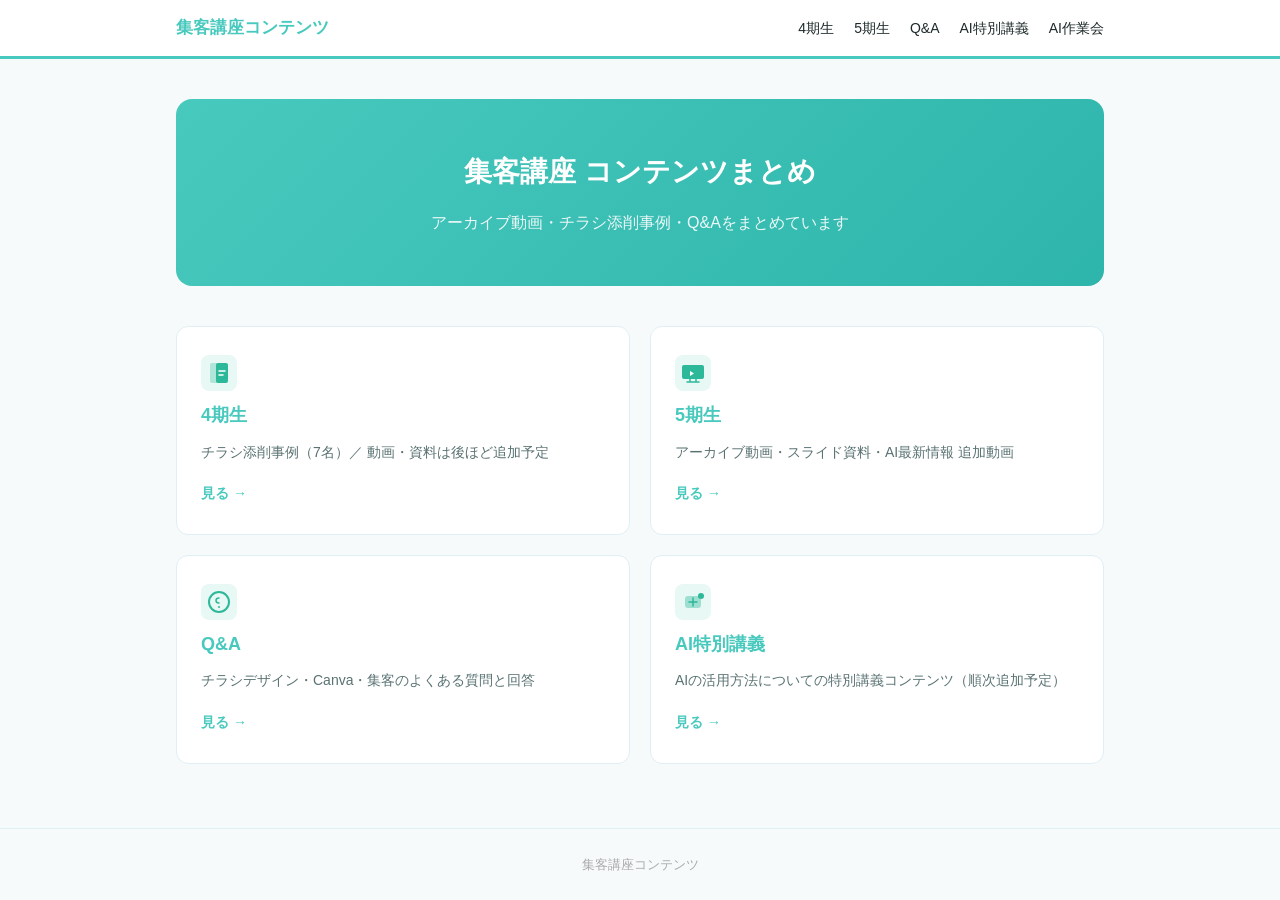
<file: index.html>
<!DOCTYPE html>
<html lang="ja">
<head>
  <meta charset="UTF-8">
  <meta name="viewport" content="width=device-width, initial-scale=1.0">
  <title>講座コンテンツ | すみよさんの集客講座</title>
  <link rel="stylesheet" href="assets/css/style.css">
</head>
<body>

<nav class="nav">
  <div class="nav-inner">
    <a href="index.html" class="nav-logo">集客講座コンテンツ</a>
    <button class="nav-toggle" aria-label="メニュー" onclick="toggleNav()">
      <span></span><span></span><span></span>
    </button>
    <ul class="nav-links" id="nav-links">
      <li><a href="cohort4.html">4期生</a></li>
      <li><a href="cohort5.html">5期生</a></li>
      <li><a href="qa.html">Q&amp;A</a></li>
      <li><a href="ai.html">AI特別講義</a></li>
      <li><a href="ai-sagyokai.html">AI作業会</a></li>
    </ul>
  </div>
</nav>

<main class="main">
  <div class="hero">
    <h1>集客講座 コンテンツまとめ</h1>
    <p>アーカイブ動画・チラシ添削事例・Q&amp;Aをまとめています</p>
  </div>

  <div class="card-grid">
    <a href="cohort4.html" class="nav-card">
      <svg viewBox="0 0 36 36" fill="none" xmlns="http://www.w3.org/2000/svg">
        <rect width="36" height="36" rx="8" fill="#E8F8F4"/>
        <rect x="9" y="8" width="12" height="20" rx="2" fill="#2DB89A" opacity="0.3"/>
        <rect x="15" y="8" width="12" height="20" rx="2" fill="#2DB89A"/>
        <path d="M18 16h6M18 20h4" stroke="#fff" stroke-width="1.5" stroke-linecap="round"/>
      </svg>
      <h2>4期生</h2>
      <p>チラシ添削事例（7名）／ 動画・資料は後ほど追加予定</p>
      <span class="card-link">見る →</span>
    </a>

    <a href="cohort5.html" class="nav-card">
      <svg viewBox="0 0 36 36" fill="none" xmlns="http://www.w3.org/2000/svg">
        <rect width="36" height="36" rx="8" fill="#E8F8F4"/>
        <rect x="7" y="10" width="22" height="14" rx="2" fill="#2DB89A"/>
        <path d="M15 24v3M21 24v3M12 27h12" stroke="#2DB89A" stroke-width="1.5" stroke-linecap="round"/>
        <path d="M15 16l4 2.5-4 2.5V16z" fill="#fff"/>
      </svg>
      <h2>5期生</h2>
      <p>アーカイブ動画・スライド資料・AI最新情報 追加動画</p>
      <span class="card-link">見る →</span>
    </a>

    <a href="qa.html" class="nav-card">
      <svg viewBox="0 0 36 36" fill="none" xmlns="http://www.w3.org/2000/svg">
        <rect width="36" height="36" rx="8" fill="#E8F8F4"/>
        <circle cx="18" cy="18" r="10" stroke="#2DB89A" stroke-width="2"/>
        <path d="M18 14c-1.657 0-3 1.12-3 2.5 0 1.38 1.343 2.5 3 2.5" stroke="#2DB89A" stroke-width="1.5" stroke-linecap="round"/>
        <circle cx="18" cy="23" r="1" fill="#2DB89A"/>
      </svg>
      <h2>Q&amp;A</h2>
      <p>チラシデザイン・Canva・集客のよくある質問と回答</p>
      <span class="card-link">見る →</span>
    </a>

    <a href="ai.html" class="nav-card">
      <svg viewBox="0 0 36 36" fill="none" xmlns="http://www.w3.org/2000/svg">
        <rect width="36" height="36" rx="8" fill="#E8F8F4"/>
        <rect x="10" y="12" width="16" height="12" rx="3" fill="#2DB89A" opacity="0.4"/>
        <path d="M14 18h8M18 14v8" stroke="#2DB89A" stroke-width="1.5" stroke-linecap="round"/>
        <circle cx="26" cy="12" r="3" fill="#2DB89A"/>
      </svg>
      <h2>AI特別講義</h2>
      <p>AIの活用方法についての特別講義コンテンツ（順次追加予定）</p>
      <span class="card-link">見る →</span>
    </a>
  </div>
</main>

<footer>
  <p>集客講座コンテンツ</p>
</footer>

<script>
function toggleNav() {
  document.getElementById('nav-links').classList.toggle('open');
}
</script>
</body>
</html>
</file>
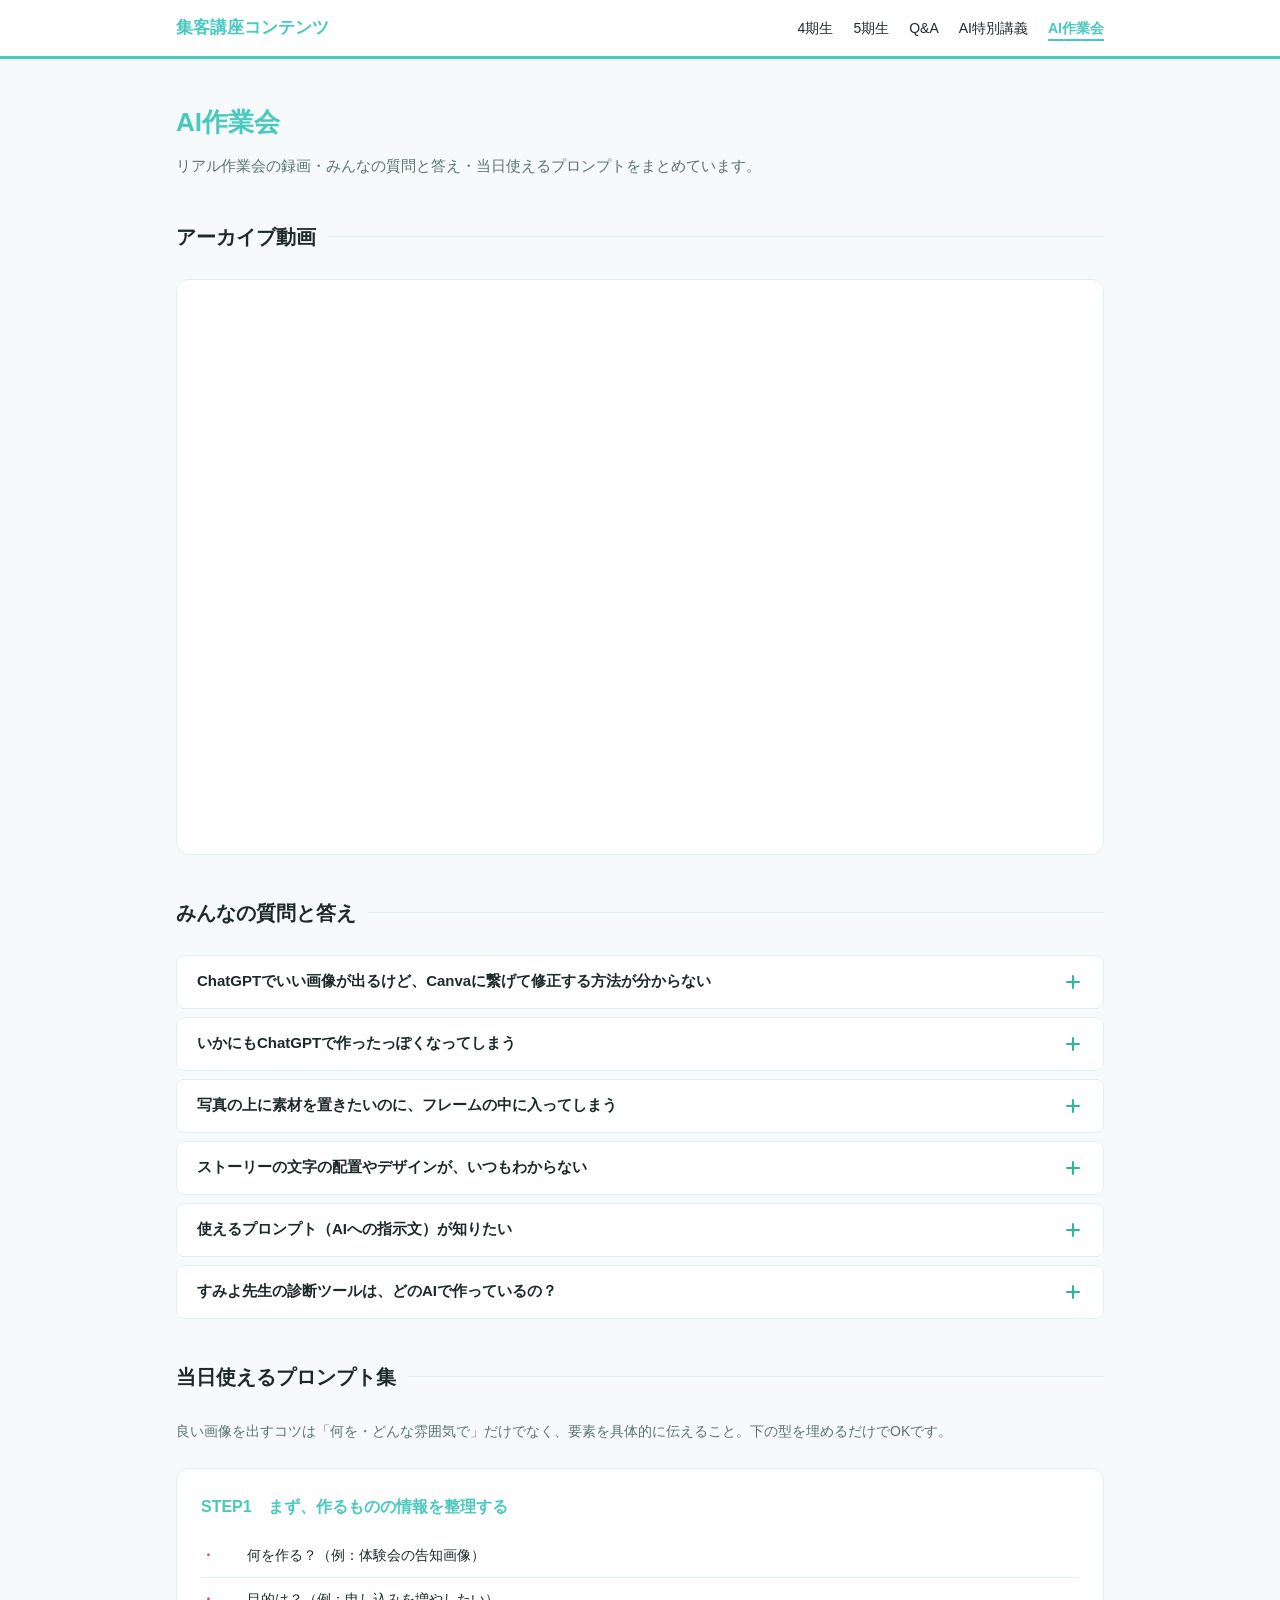
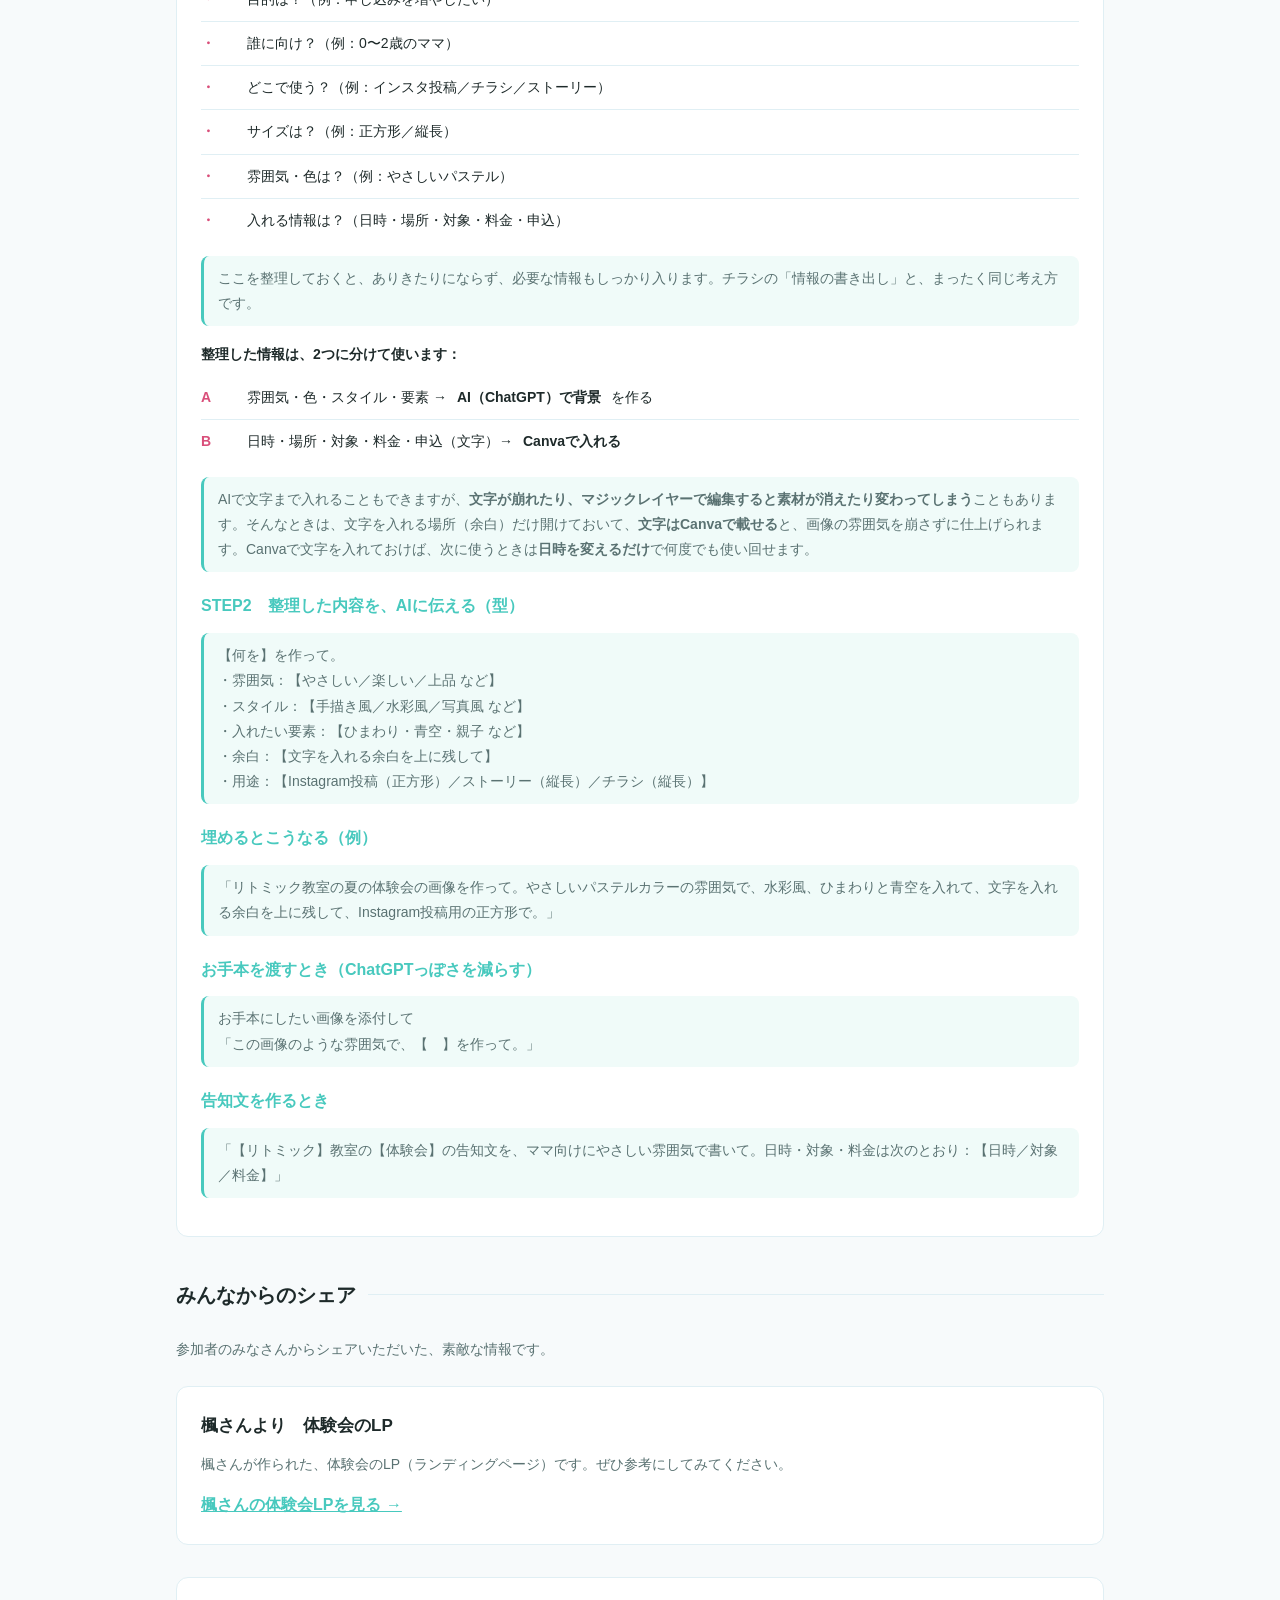
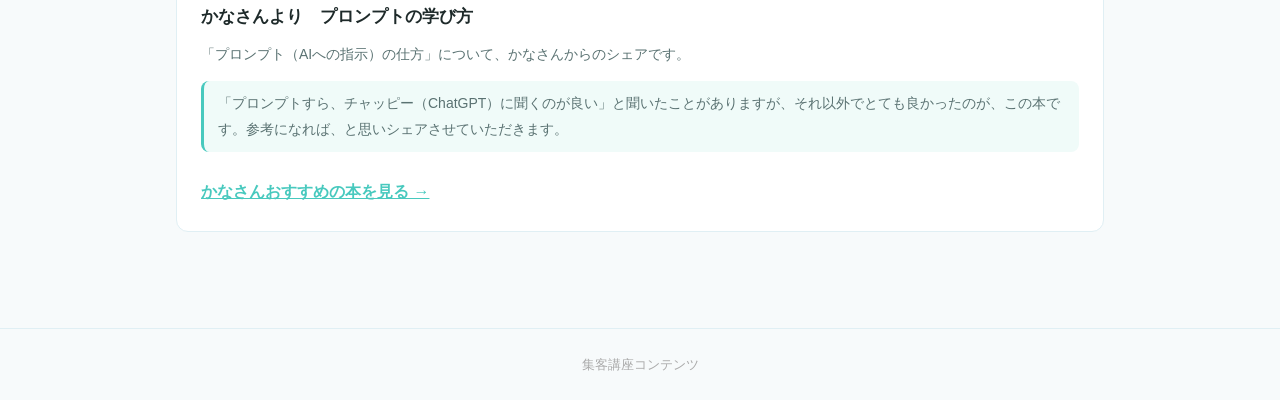
<file: ai-sagyokai.html>
<!DOCTYPE html>
<html lang="ja">
<head>
  <meta charset="UTF-8">
  <meta name="viewport" content="width=device-width, initial-scale=1.0">
  <title>AI作業会 | 集客講座コンテンツ</title>
  <link rel="stylesheet" href="assets/css/style.css">
</head>
<body>

<nav class="nav">
  <div class="nav-inner">
    <a href="index.html" class="nav-logo">集客講座コンテンツ</a>
    <button class="nav-toggle" aria-label="メニュー" onclick="toggleNav()">
      <span></span><span></span><span></span>
    </button>
    <ul class="nav-links" id="nav-links">
      <li><a href="cohort4.html">4期生</a></li>
      <li><a href="cohort5.html">5期生</a></li>
      <li><a href="qa.html">Q&amp;A</a></li>
      <li><a href="ai.html">AI特別講義</a></li>
      <li><a href="ai-sagyokai.html" class="active">AI作業会</a></li>
    </ul>
  </div>
</nav>

<main class="main">
  <div class="page-header">
    <h1>AI作業会</h1>
    <p>リアル作業会の録画・みんなの質問と答え・当日使えるプロンプトをまとめています。</p>
  </div>

  <!-- アーカイブ動画 -->
  <div class="section-label">
    <h2>アーカイブ動画</h2>
  </div>
  <div class="card">
    <div class="video-wrap">
      <iframe src="https://player.vimeo.com/video/1205400621?h=15df715f0e&badge=0&autopause=0&player_id=0&app_id=58479"
        frameborder="0"
        allow="autoplay; fullscreen; picture-in-picture; clipboard-write; encrypted-media"
        title="AI作業会 アーカイブ"></iframe>
    </div>
  </div>

  <!-- みんなの質問と答え -->
  <div class="section-label">
    <h2>みんなの質問と答え</h2>
  </div>

  <div class="accordion-item">
    <button class="accordion-q" onclick="toggleAccordion(this)">
      ChatGPTでいい画像が出るけど、Canvaに繋げて修正する方法が分からない
      <svg class="accordion-icon" viewBox="0 0 20 20" fill="none">
        <path d="M10 4v12M4 10h12" stroke="#2DB89A" stroke-width="2" stroke-linecap="round"/>
      </svg>
    </button>
    <div class="accordion-a">
      Canvaの「マジックレイヤー」を使うか、ChatGPTの画面の中で直接編集すると修正できます。当日、実際の画面で一緒にやってみましょう。
    </div>
  </div>

  <div class="accordion-item">
    <button class="accordion-q" onclick="toggleAccordion(this)">
      いかにもChatGPTで作ったっぽくなってしまう
      <svg class="accordion-icon" viewBox="0 0 20 20" fill="none">
        <path d="M10 4v12M4 10h12" stroke="#2DB89A" stroke-width="2" stroke-linecap="round"/>
      </svg>
    </button>
    <div class="accordion-a">
      「お手本（モデリング先）」を渡すと、AIっぽさを減らせます。好きなデザインの画像を見せて「こんな雰囲気で作って」と伝えると、グッと自然になります。
    </div>
  </div>

  <div class="accordion-item">
    <button class="accordion-q" onclick="toggleAccordion(this)">
      写真の上に素材を置きたいのに、フレームの中に入ってしまう
      <svg class="accordion-icon" viewBox="0 0 20 20" fill="none">
        <path d="M10 4v12M4 10h12" stroke="#2DB89A" stroke-width="2" stroke-linecap="round"/>
      </svg>
    </button>
    <div class="accordion-a">
      下になる写真に「ロック」をかければ大丈夫です。ロックすると、その上に素材を置いてもフレームの中に吸い込まれません。
    </div>
  </div>

  <div class="accordion-item">
    <button class="accordion-q" onclick="toggleAccordion(this)">
      ストーリーの文字の配置やデザインが、いつもわからない
      <svg class="accordion-icon" viewBox="0 0 20 20" fill="none">
        <path d="M10 4v12M4 10h12" stroke="#2DB89A" stroke-width="2" stroke-linecap="round"/>
      </svg>
    </button>
    <div class="accordion-a">
      まず「お手本」をスクショして、そのまま真似てみましょう。そして、自分がやりやすい「型」を1つ作ってしまうのがおすすめです（例：あやは文字を左下にまとめて配置しています）。型が決まると、毎回迷わなくなります。
    </div>
  </div>

  <div class="accordion-item">
    <button class="accordion-q" onclick="toggleAccordion(this)">
      使えるプロンプト（AIへの指示文）が知りたい
      <svg class="accordion-icon" viewBox="0 0 20 20" fill="none">
        <path d="M10 4v12M4 10h12" stroke="#2DB89A" stroke-width="2" stroke-linecap="round"/>
      </svg>
    </button>
    <div class="accordion-a">
      下の「当日使えるプロンプト集」に、コピペして使える指示文をまとめました。【　】の部分を、自分の教室の内容に置き換えて使ってください。
    </div>
  </div>

  <div class="accordion-item">
    <button class="accordion-q" onclick="toggleAccordion(this)">
      すみよ先生の診断ツールは、どのAIで作っているの？
      <svg class="accordion-icon" viewBox="0 0 20 20" fill="none">
        <path d="M10 4v12M4 10h12" stroke="#2DB89A" stroke-width="2" stroke-linecap="round"/>
      </svg>
    </button>
    <div class="accordion-a">
      こちらは「Claude Code（クロードコード）」で作っています。AIは画像だけでなく、こうした診断ツールやWebサイトも作れます。<br>
      実際の診断ツールはこちら →
      <a href="https://manseki-shindan.vercel.app" target="_blank" rel="noopener" style="color:var(--green);font-weight:700;text-decoration:underline;">満席教室診断を見る</a>
    </div>
  </div>

  <!-- 当日使えるプロンプト集 -->
  <div class="section-label">
    <h2>当日使えるプロンプト集</h2>
  </div>
  <p style="color:var(--text-sub);font-size:14px;margin-bottom:24px;">良い画像を出すコツは「何を・どんな雰囲気で」だけでなく、要素を具体的に伝えること。下の型を埋めるだけでOKです。</p>

  <div class="card">
    <div class="feedback-section" style="border-top:none;margin-top:0;padding-top:0;">
      <h3>STEP1　まず、作るものの情報を整理する</h3>
      <div class="feedback-list">
        <ul>
          <li><span class="fb-point">・</span>何を作る？（例：体験会の告知画像）</li>
          <li><span class="fb-point">・</span>目的は？（例：申し込みを増やしたい）</li>
          <li><span class="fb-point">・</span>誰に向け？（例：0〜2歳のママ）</li>
          <li><span class="fb-point">・</span>どこで使う？（例：インスタ投稿／チラシ／ストーリー）</li>
          <li><span class="fb-point">・</span>サイズは？（例：正方形／縦長）</li>
          <li><span class="fb-point">・</span>雰囲気・色は？（例：やさしいパステル）</li>
          <li><span class="fb-point">・</span>入れる情報は？（日時・場所・対象・料金・申込）</li>
        </ul>
        <p class="fb-overall" style="margin-top:14px;">ここを整理しておくと、ありきたりにならず、必要な情報もしっかり入ります。チラシの「情報の書き出し」と、まったく同じ考え方です。</p>
        <p style="margin-top:16px;font-weight:700;">整理した情報は、2つに分けて使います：</p>
        <ul style="margin-top:8px;">
          <li><span class="fb-point">A </span>雰囲気・色・スタイル・要素 → <strong>AI（ChatGPT）で背景</strong>を作る</li>
          <li><span class="fb-point">B </span>日時・場所・対象・料金・申込（文字）→ <strong>Canvaで入れる</strong></li>
        </ul>
        <p class="fb-overall" style="margin-top:14px;">AIで文字まで入れることもできますが、<strong>文字が崩れたり、マジックレイヤーで編集すると素材が消えたり変わってしまう</strong>こともあります。そんなときは、文字を入れる場所（余白）だけ開けておいて、<strong>文字はCanvaで載せる</strong>と、画像の雰囲気を崩さずに仕上げられます。Canvaで文字を入れておけば、次に使うときは<strong>日時を変えるだけ</strong>で何度でも使い回せます。</p>
      </div>
      <h3 style="margin-top:20px;">STEP2　整理した内容を、AIに伝える（型）</h3>
      <div class="feedback-list">
        <p class="fb-overall">
        【何を】を作って。<br>
        ・雰囲気：【やさしい／楽しい／上品 など】<br>
        ・スタイル：【手描き風／水彩風／写真風 など】<br>
        ・入れたい要素：【ひまわり・青空・親子 など】<br>
        ・余白：【文字を入れる余白を上に残して】<br>
        ・用途：【Instagram投稿（正方形）／ストーリー（縦長）／チラシ（縦長）】
        </p>
      </div>
      <h3 style="margin-top:20px;">埋めるとこうなる（例）</h3>
      <div class="feedback-list">
        <p class="fb-overall">「リトミック教室の夏の体験会の画像を作って。やさしいパステルカラーの雰囲気で、水彩風、ひまわりと青空を入れて、文字を入れる余白を上に残して、Instagram投稿用の正方形で。」</p>
      </div>
      <h3 style="margin-top:20px;">お手本を渡すとき（ChatGPTっぽさを減らす）</h3>
      <div class="feedback-list">
        <p class="fb-overall">お手本にしたい画像を添付して<br>「この画像のような雰囲気で、【　】を作って。」</p>
      </div>
      <h3 style="margin-top:20px;">告知文を作るとき</h3>
      <div class="feedback-list">
        <p class="fb-overall">「【リトミック】教室の【体験会】の告知文を、ママ向けにやさしい雰囲気で書いて。日時・対象・料金は次のとおり：【日時／対象／料金】」</p>
      </div>
    </div>
  </div>

  <!-- みんなからのシェア -->
  <div class="section-label">
    <h2>みんなからのシェア</h2>
  </div>
  <p style="color:var(--text-sub);font-size:14px;margin-bottom:24px;">参加者のみなさんからシェアいただいた、素敵な情報です。</p>

  <div class="card">
    <h3 style="font-size:17px;margin-bottom:10px;">楓さんより　体験会のLP</h3>
    <p style="font-size:14px;color:var(--text-sub);line-height:1.8;margin-bottom:14px;">楓さんが作られた、体験会のLP（ランディングページ）です。ぜひ参考にしてみてください。</p>
    <a href="https://sites.google.com/view/taikennkai-2026-7/lp%E4%BD%93%E9%A8%93%E4%BC%9A" target="_blank" rel="noopener" style="color:var(--green);font-weight:700;text-decoration:underline;">楓さんの体験会LPを見る →</a>
  </div>

  <div class="card">
    <h3 style="font-size:17px;margin-bottom:10px;">かなさんより　プロンプトの学び方</h3>
    <p style="font-size:14px;color:var(--text-sub);line-height:1.8;margin-bottom:14px;">「プロンプト（AIへの指示）の仕方」について、かなさんからのシェアです。</p>
    <div class="feedback-list">
      <p class="fb-overall">「プロンプトすら、チャッピー（ChatGPT）に聞くのが良い」と聞いたことがありますが、それ以外でとても良かったのが、この本です。参考になれば、と思いシェアさせていただきます。</p>
    </div>
    <a href="https://amzn.asia/d/05fsxDcD" target="_blank" rel="noopener" style="color:var(--green);font-weight:700;text-decoration:underline;display:inline-block;margin-top:12px;">かなさんおすすめの本を見る →</a>
  </div>

</main>

<footer><p>集客講座コンテンツ</p></footer>

<script>
function toggleNav() {
  document.getElementById('nav-links').classList.toggle('open');
}
function toggleAccordion(btn) {
  btn.parentElement.classList.toggle('open');
}
</script>
</body>
</html>
</file>
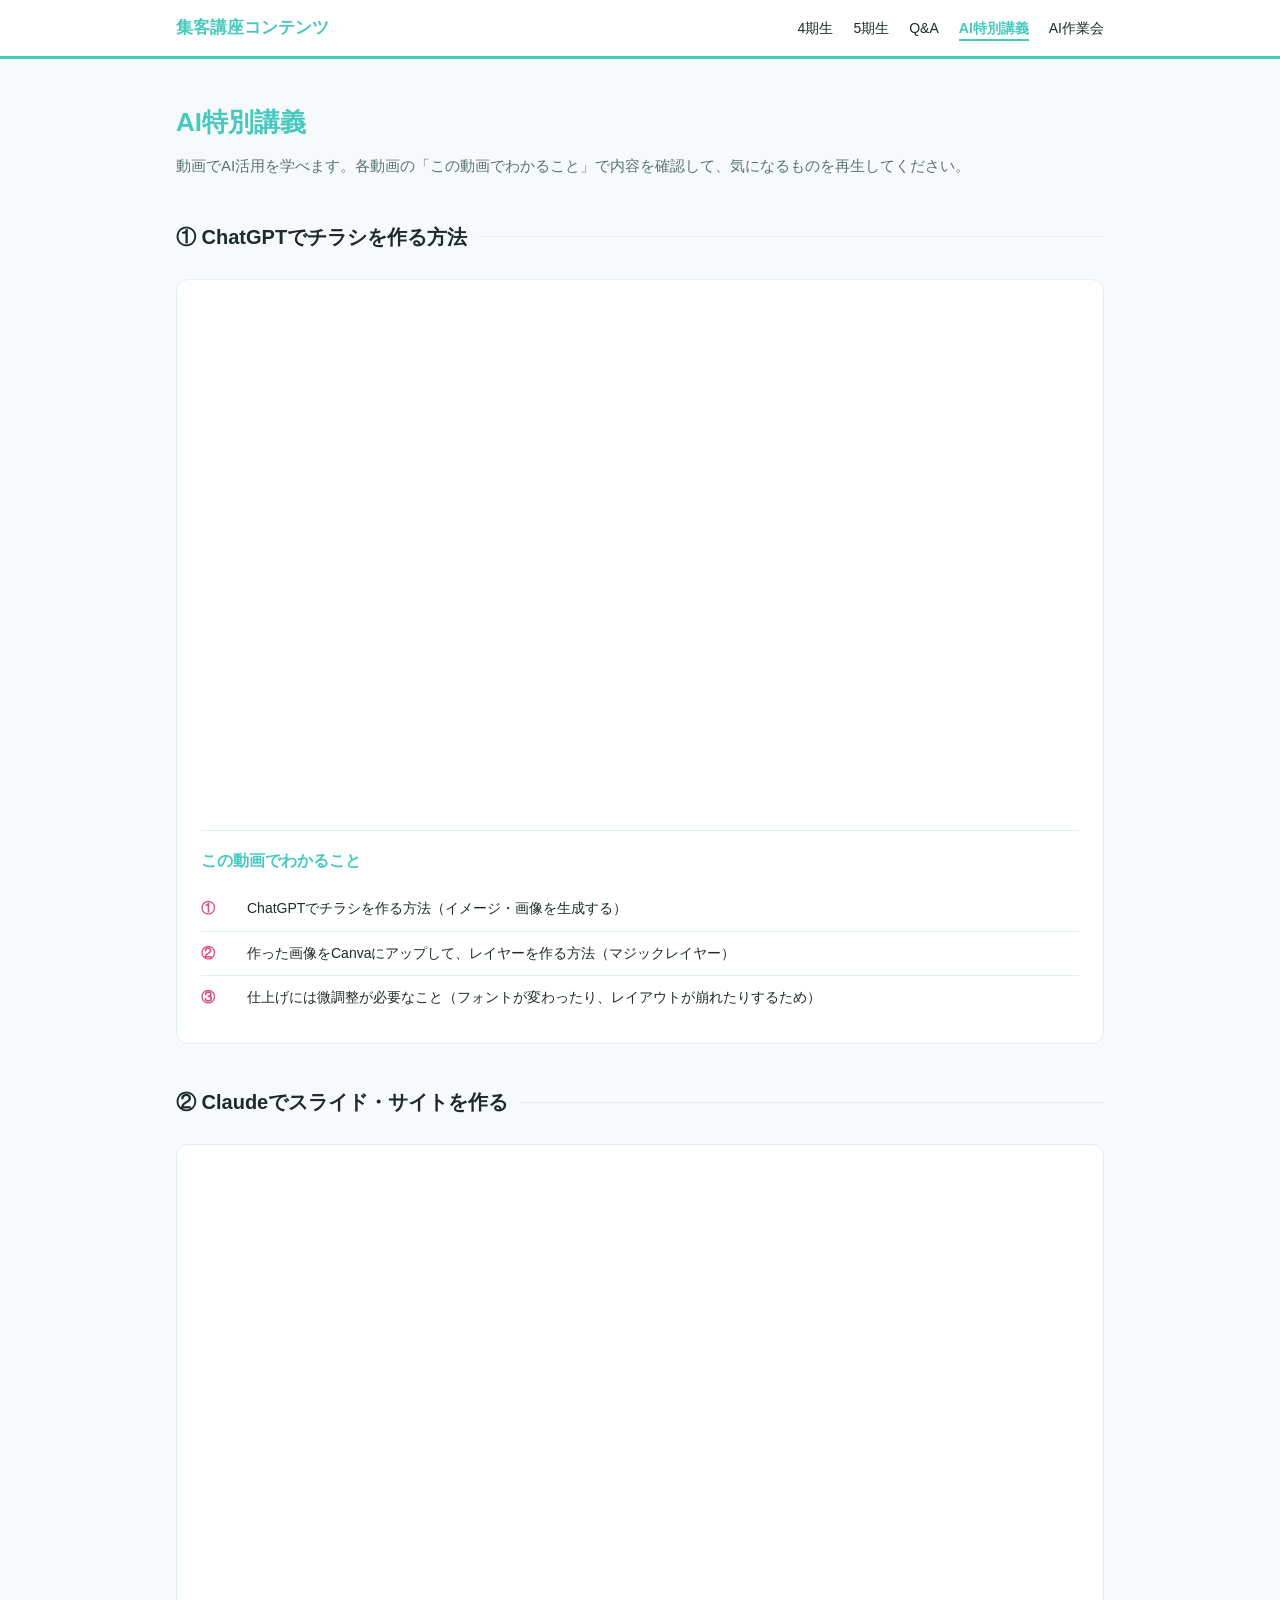
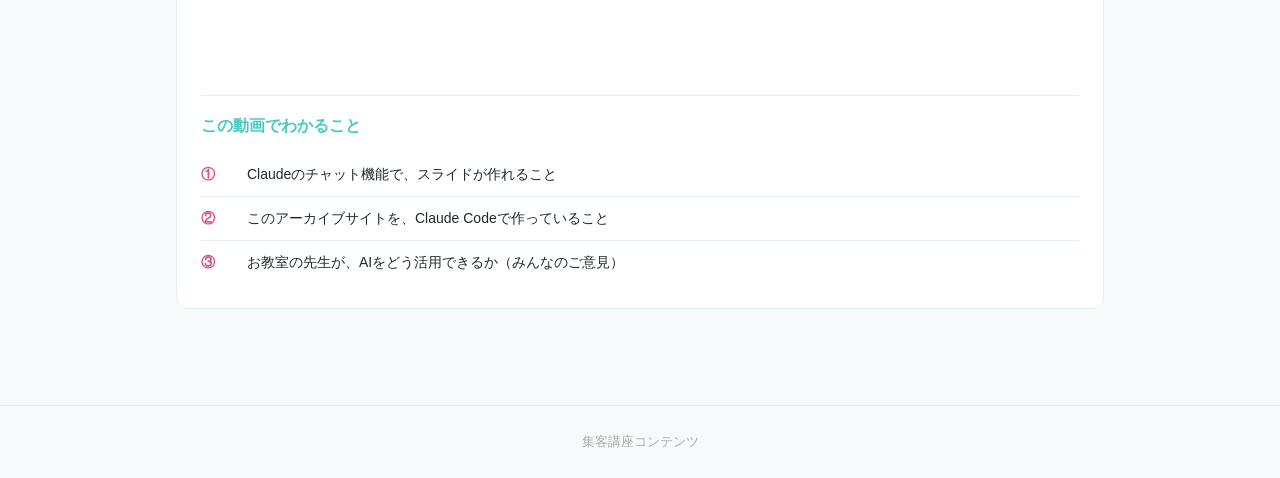
<file: ai.html>
<!DOCTYPE html>
<html lang="ja">
<head>
  <meta charset="UTF-8">
  <meta name="viewport" content="width=device-width, initial-scale=1.0">
  <title>AI特別講義 | 集客講座コンテンツ</title>
  <link rel="stylesheet" href="assets/css/style.css">
</head>
<body>

<nav class="nav">
  <div class="nav-inner">
    <a href="index.html" class="nav-logo">集客講座コンテンツ</a>
    <button class="nav-toggle" aria-label="メニュー" onclick="toggleNav()">
      <span></span><span></span><span></span>
    </button>
    <ul class="nav-links" id="nav-links">
      <li><a href="cohort4.html">4期生</a></li>
      <li><a href="cohort5.html">5期生</a></li>
      <li><a href="qa.html">Q&amp;A</a></li>
      <li><a href="ai.html" class="active">AI特別講義</a></li>
      <li><a href="ai-sagyokai.html">AI作業会</a></li>
    </ul>
  </div>
</nav>

<main class="main">
  <div class="page-header">
    <h1>AI特別講義</h1>
    <p>動画でAI活用を学べます。各動画の「この動画でわかること」で内容を確認して、気になるものを再生してください。</p>
  </div>

  <!-- ① ChatGPTでチラシを作る方法（YouTube） -->
  <div class="section-label">
    <h2>① ChatGPTでチラシを作る方法</h2>
  </div>
  <div class="card">
    <div class="video-wrap">
      <iframe src="https://www.youtube.com/embed/L3hoMnDb-oE"
        frameborder="0"
        allow="accelerometer; autoplay; clipboard-write; encrypted-media; gyroscope; picture-in-picture"
        allowfullscreen
        title="ChatGPTでチラシを作る方法"></iframe>
    </div>
    <div class="feedback-section">
      <h3>この動画でわかること</h3>
      <div class="feedback-list">
        <ul>
          <li><span class="fb-point">① </span>ChatGPTでチラシを作る方法（イメージ・画像を生成する）</li>
          <li><span class="fb-point">② </span>作った画像をCanvaにアップして、レイヤーを作る方法（マジックレイヤー）</li>
          <li><span class="fb-point">③ </span>仕上げには微調整が必要なこと（フォントが変わったり、レイアウトが崩れたりするため）</li>
        </ul>
      </div>
    </div>
  </div>

  <!-- ② Claudeでスライド・サイトを作る（Vimeo） -->
  <div class="section-label">
    <h2>② Claudeでスライド・サイトを作る</h2>
  </div>
  <div class="card">
    <div class="video-wrap">
      <iframe src="https://player.vimeo.com/video/1202736316?h=306ebc0e93&badge=0&autopause=0&player_id=0&app_id=58479"
        frameborder="0"
        allow="autoplay; fullscreen; picture-in-picture; clipboard-write; encrypted-media"
        title="Claudeでスライド・サイトを作る"></iframe>
    </div>
    <div class="feedback-section">
      <h3>この動画でわかること</h3>
      <div class="feedback-list">
        <ul>
          <li><span class="fb-point">① </span>Claudeのチャット機能で、スライドが作れること</li>
          <li><span class="fb-point">② </span>このアーカイブサイトを、Claude Codeで作っていること</li>
          <li><span class="fb-point">③ </span>お教室の先生が、AIをどう活用できるか（みんなのご意見）</li>
        </ul>
      </div>
    </div>
  </div>
</main>

<footer><p>集客講座コンテンツ</p></footer>

<script>
function toggleNav() {
  document.getElementById('nav-links').classList.toggle('open');
}
</script>
</body>
</html>
</file>
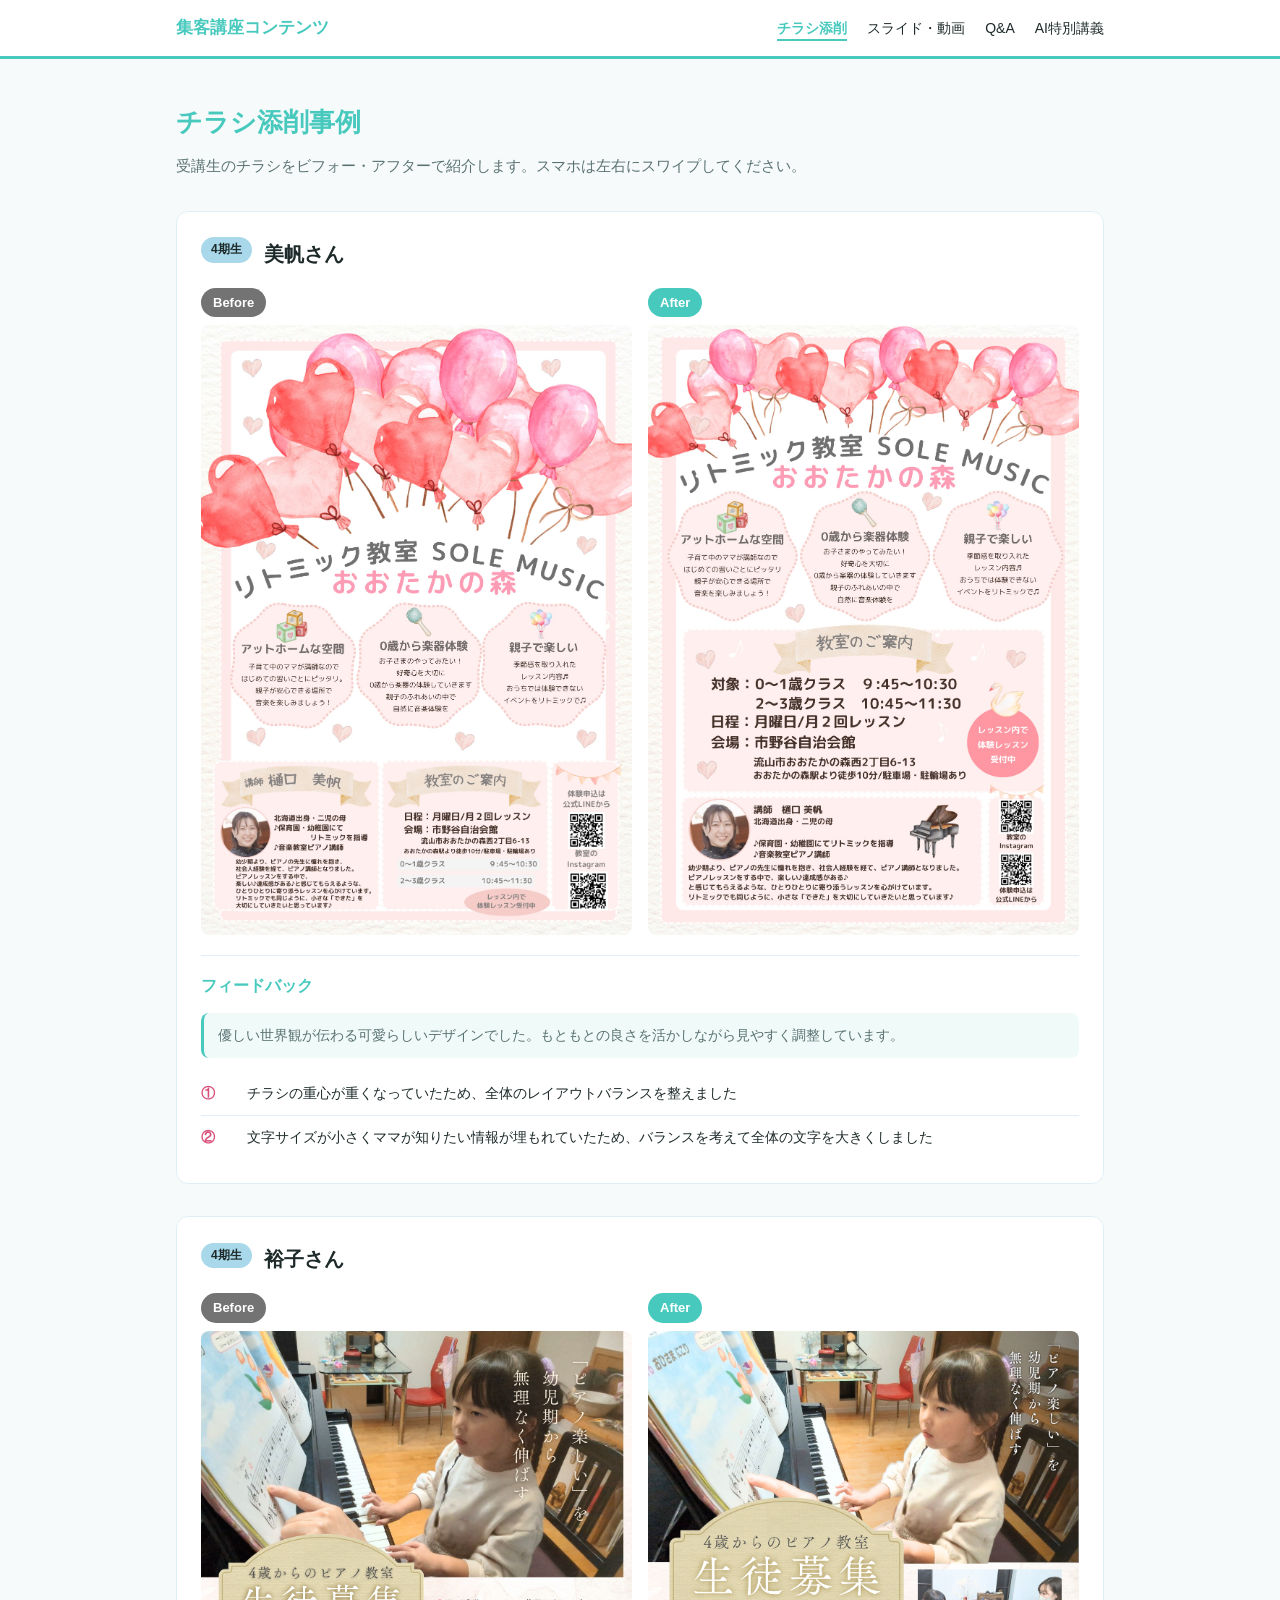
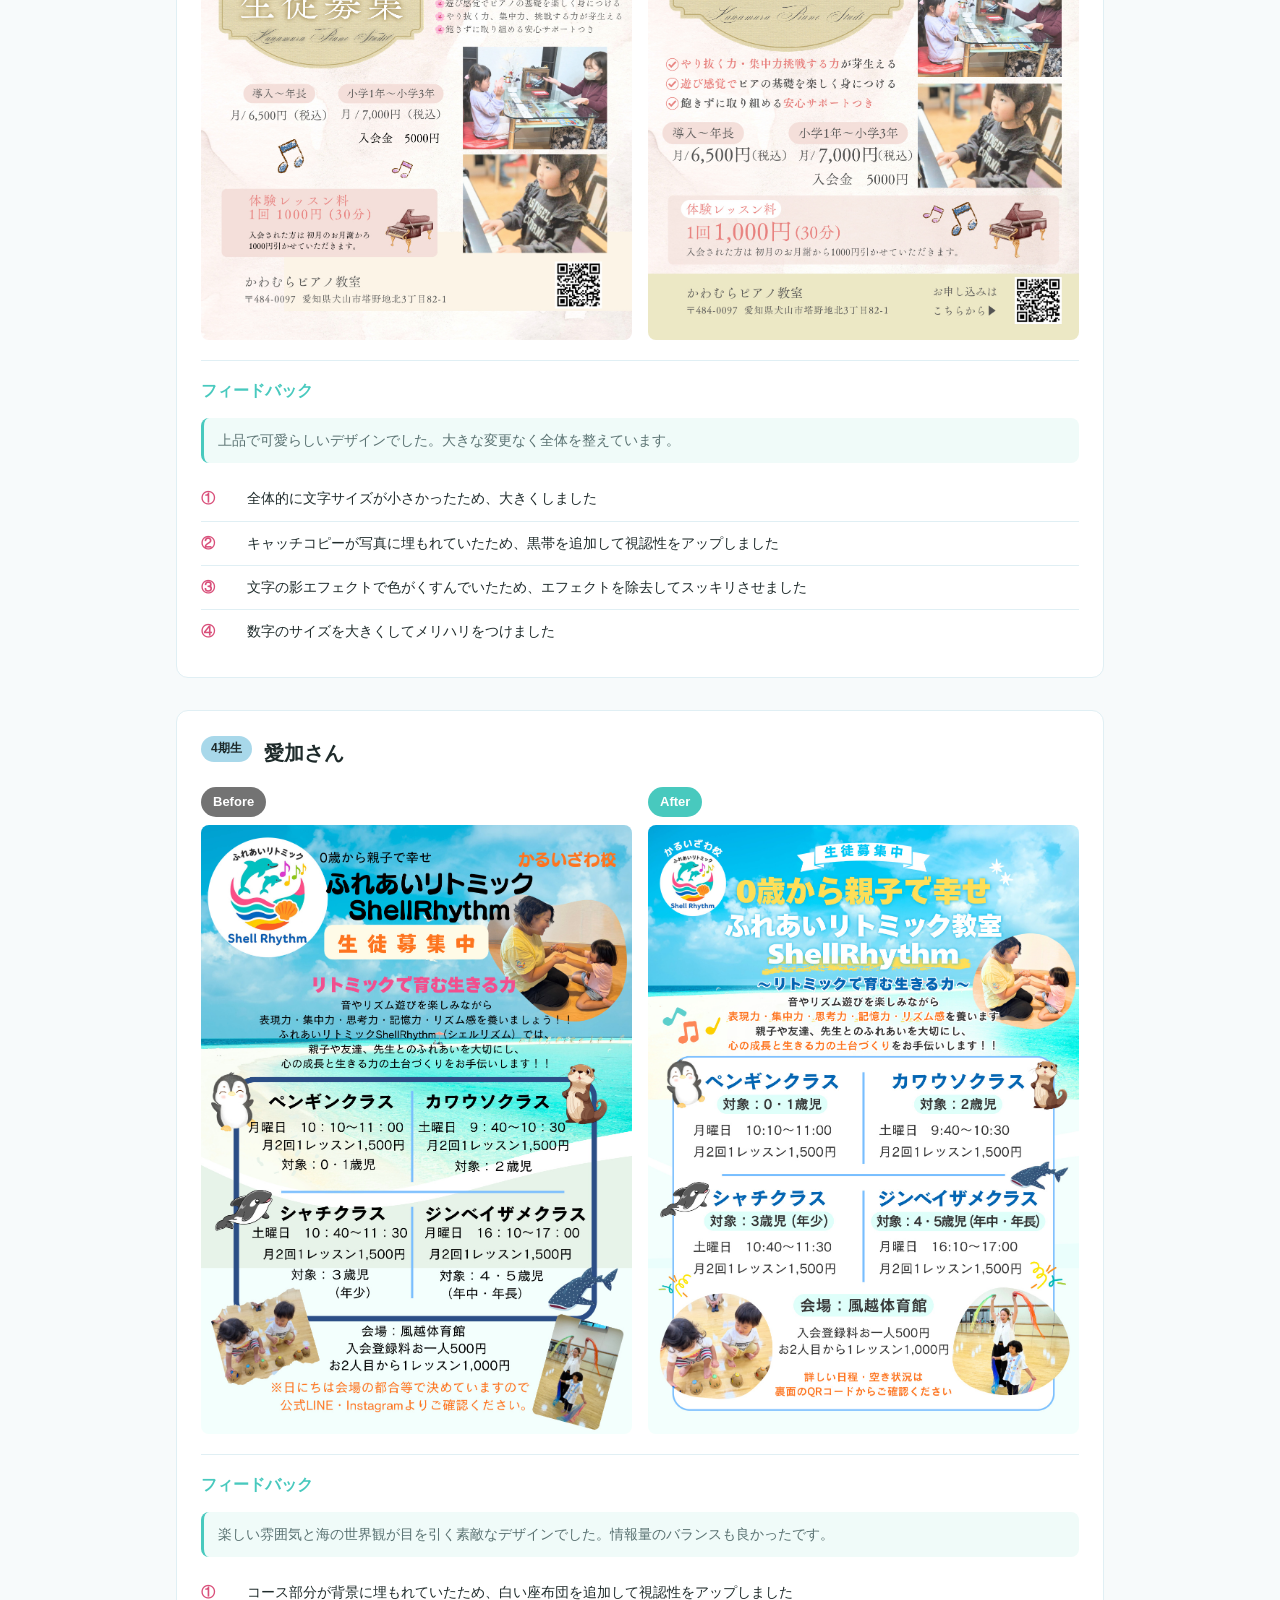
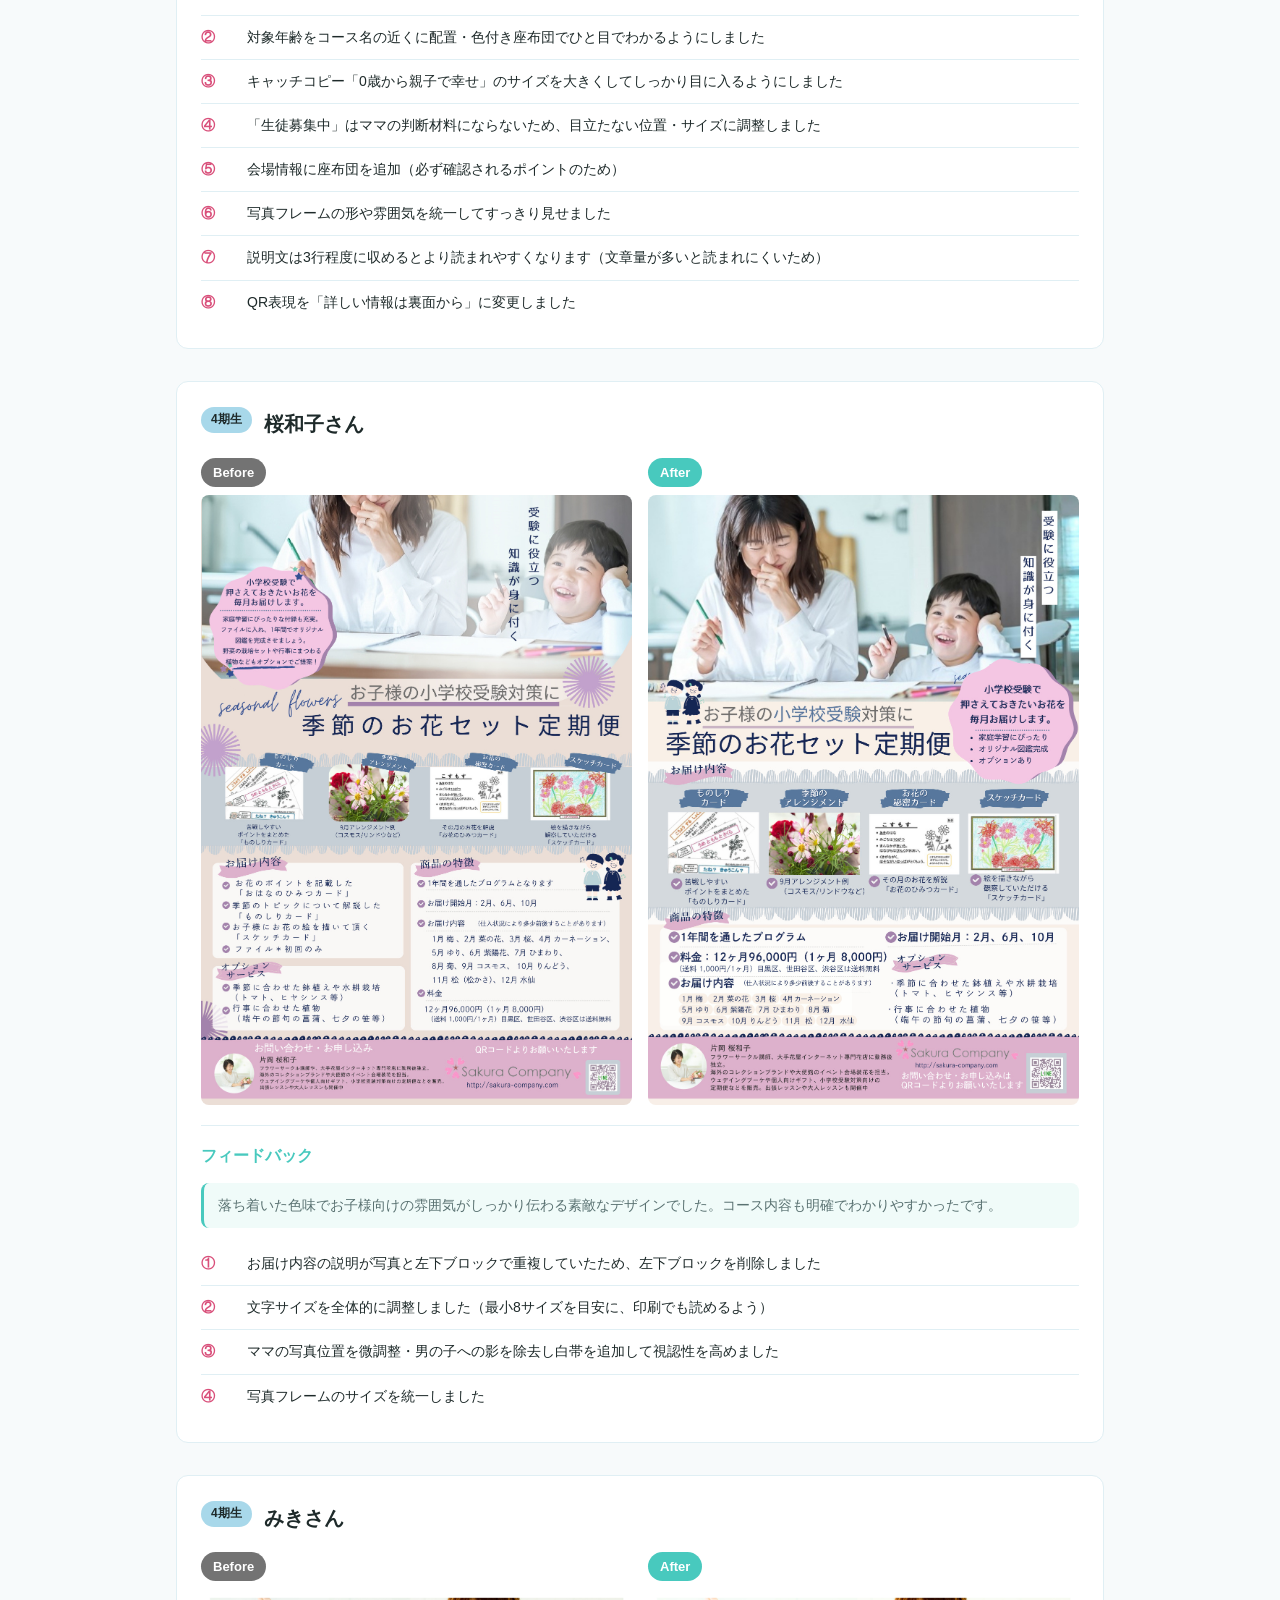
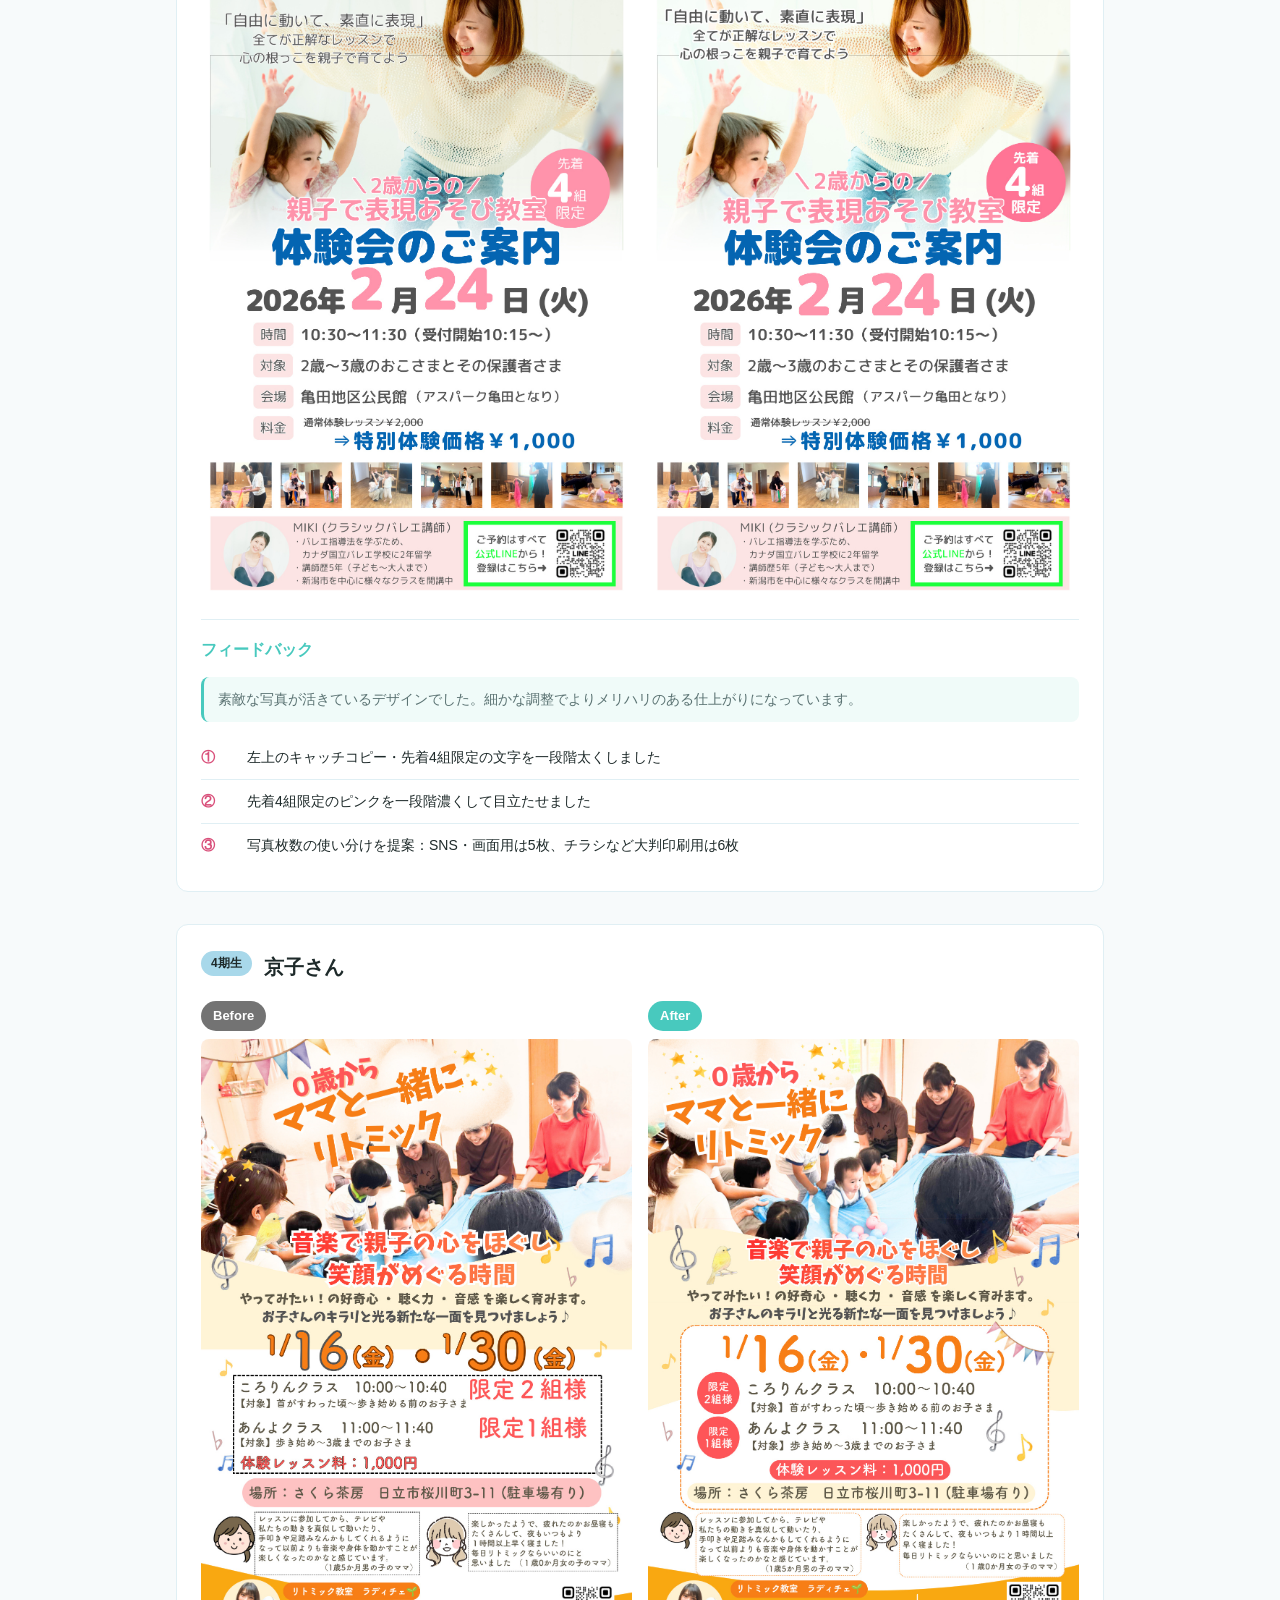
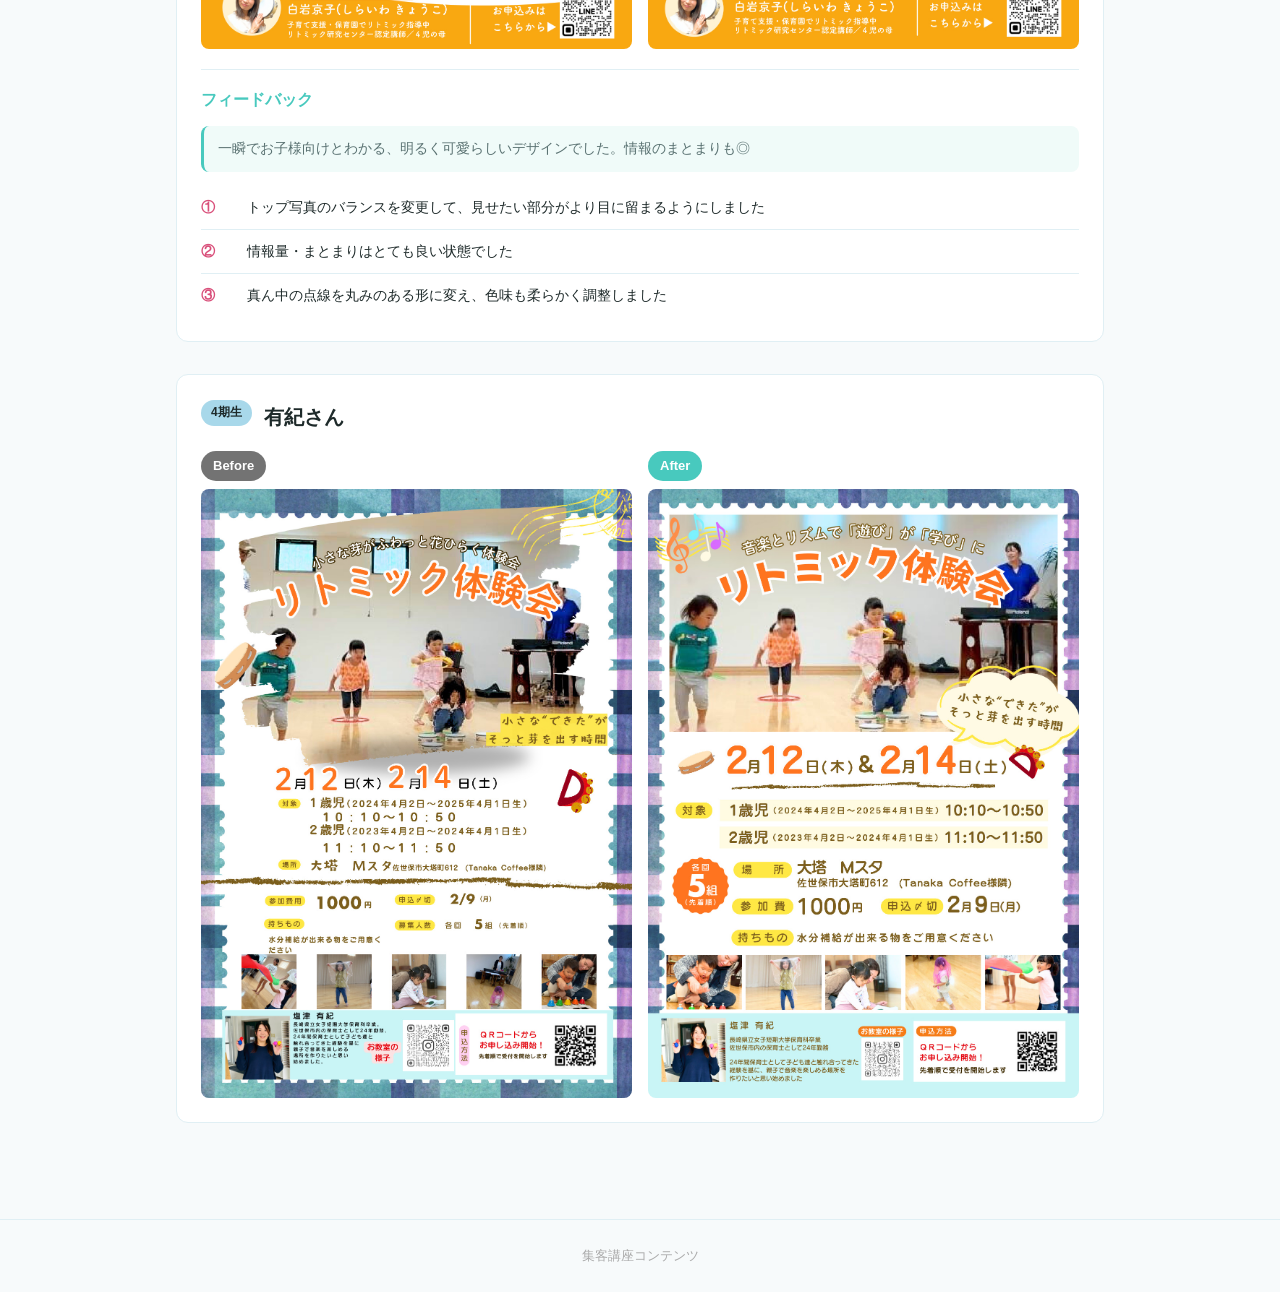
<file: chirashi.html>
<!DOCTYPE html>
<html lang="ja">
<head>
  <meta charset="UTF-8">
  <meta name="viewport" content="width=device-width, initial-scale=1.0">
  <title>チラシ添削事例 | 集客講座コンテンツ</title>
  <link rel="stylesheet" href="assets/css/style.css">
</head>
<body>

<nav class="nav">
  <div class="nav-inner">
    <a href="index.html" class="nav-logo">集客講座コンテンツ</a>
    <button class="nav-toggle" aria-label="メニュー" onclick="toggleNav()">
      <span></span><span></span><span></span>
    </button>
    <ul class="nav-links" id="nav-links">
      <li><a href="chirashi.html" class="active">チラシ添削</a></li>
      <li><a href="slides.html">スライド・動画</a></li>
      <li><a href="qa.html">Q&amp;A</a></li>
      <li><a href="ai.html">AI特別講義</a></li>
    </ul>
  </div>
</nav>

<main class="main">
  <div class="page-header">
    <h1>チラシ添削事例</h1>
    <p>受講生のチラシをビフォー・アフターで紹介します。スマホは左右にスワイプしてください。</p>
  </div>

  <!-- ===== 美帆さん ===== -->
  <div class="card">
    <div class="chirashi-header">
      <span class="badge">4期生</span>
      <h2>美帆さん</h2>
    </div>
    <div class="swiper-wrap">
      <div class="swiper-track">
        <div class="swiper-slide">
          <span class="slide-label">Before</span>
          <img src="assets/images/chirashi/miho-before.jpg" alt="美帆さん添削前チラシ">
        </div>
        <div class="swiper-slide">
          <span class="slide-label after">After</span>
          <img src="assets/images/chirashi/miho-after.jpg" alt="美帆さん添削後チラシ">
        </div>
      </div>
      <p class="swiper-hint">← スワイプしてアフターを見る →</p>
    </div>
    <div class="chirashi-pc-view">
      <div class="img-wrap">
        <span class="slide-label">Before</span>
        <img src="assets/images/chirashi/miho-before.jpg" alt="美帆さん添削前チラシ">
      </div>
      <div class="img-wrap">
        <span class="slide-label after">After</span>
        <img src="assets/images/chirashi/miho-after.jpg" alt="美帆さん添削後チラシ">
      </div>
    </div>
    <div class="feedback-section">
      <h3>フィードバック</h3>
      <div class="feedback-list">
        <p class="fb-overall">優しい世界観が伝わる可愛らしいデザインでした。もともとの良さを活かしながら見やすく調整しています。</p>
        <ul>
          <li><span class="fb-point">① </span>チラシの重心が重くなっていたため、全体のレイアウトバランスを整えました</li>
          <li><span class="fb-point">② </span>文字サイズが小さくママが知りたい情報が埋もれていたため、バランスを考えて全体の文字を大きくしました</li>
        </ul>
      </div>
    </div>
  </div>

  <!-- ===== 裕子さん ===== -->
  <div class="card">
    <div class="chirashi-header">
      <span class="badge">4期生</span>
      <h2>裕子さん</h2>
    </div>
    <div class="swiper-wrap">
      <div class="swiper-track">
        <div class="swiper-slide">
          <span class="slide-label">Before</span>
          <img src="assets/images/chirashi/yuko-before.jpg" alt="裕子さん添削前チラシ">
        </div>
        <div class="swiper-slide">
          <span class="slide-label after">After</span>
          <img src="assets/images/chirashi/yuko-after.jpg" alt="裕子さん添削後チラシ">
        </div>
      </div>
      <p class="swiper-hint">← スワイプしてアフターを見る →</p>
    </div>
    <div class="chirashi-pc-view">
      <div class="img-wrap">
        <span class="slide-label">Before</span>
        <img src="assets/images/chirashi/yuko-before.jpg" alt="裕子さん添削前チラシ">
      </div>
      <div class="img-wrap">
        <span class="slide-label after">After</span>
        <img src="assets/images/chirashi/yuko-after.jpg" alt="裕子さん添削後チラシ">
      </div>
    </div>
    <div class="feedback-section">
      <h3>フィードバック</h3>
      <div class="feedback-list">
        <p class="fb-overall">上品で可愛らしいデザインでした。大きな変更なく全体を整えています。</p>
        <ul>
          <li><span class="fb-point">① </span>全体的に文字サイズが小さかったため、大きくしました</li>
          <li><span class="fb-point">② </span>キャッチコピーが写真に埋もれていたため、黒帯を追加して視認性をアップしました</li>
          <li><span class="fb-point">③ </span>文字の影エフェクトで色がくすんでいたため、エフェクトを除去してスッキリさせました</li>
          <li><span class="fb-point">④ </span>数字のサイズを大きくしてメリハリをつけました</li>
        </ul>
      </div>
    </div>
  </div>

  <!-- ===== 愛加さん ===== -->
  <div class="card">
    <div class="chirashi-header">
      <span class="badge">4期生</span>
      <h2>愛加さん</h2>
    </div>
    <div class="swiper-wrap">
      <div class="swiper-track">
        <div class="swiper-slide">
          <span class="slide-label">Before</span>
          <img src="assets/images/chirashi/aika-before.jpg" alt="愛加さん添削前チラシ">
        </div>
        <div class="swiper-slide">
          <span class="slide-label after">After</span>
          <img src="assets/images/chirashi/aika-after.jpg" alt="愛加さん添削後チラシ">
        </div>
      </div>
      <p class="swiper-hint">← スワイプしてアフターを見る →</p>
    </div>
    <div class="chirashi-pc-view">
      <div class="img-wrap">
        <span class="slide-label">Before</span>
        <img src="assets/images/chirashi/aika-before.jpg" alt="愛加さん添削前チラシ">
      </div>
      <div class="img-wrap">
        <span class="slide-label after">After</span>
        <img src="assets/images/chirashi/aika-after.jpg" alt="愛加さん添削後チラシ">
      </div>
    </div>
    <div class="feedback-section">
      <h3>フィードバック</h3>
      <div class="feedback-list">
        <p class="fb-overall">楽しい雰囲気と海の世界観が目を引く素敵なデザインでした。情報量のバランスも良かったです。</p>
        <ul>
          <li><span class="fb-point">① </span>コース部分が背景に埋もれていたため、白い座布団を追加して視認性をアップしました</li>
          <li><span class="fb-point">② </span>対象年齢をコース名の近くに配置・色付き座布団でひと目でわかるようにしました</li>
          <li><span class="fb-point">③ </span>キャッチコピー「0歳から親子で幸せ」のサイズを大きくしてしっかり目に入るようにしました</li>
          <li><span class="fb-point">④ </span>「生徒募集中」はママの判断材料にならないため、目立たない位置・サイズに調整しました</li>
          <li><span class="fb-point">⑤ </span>会場情報に座布団を追加（必ず確認されるポイントのため）</li>
          <li><span class="fb-point">⑥ </span>写真フレームの形や雰囲気を統一してすっきり見せました</li>
          <li><span class="fb-point">⑦ </span>説明文は3行程度に収めるとより読まれやすくなります（文章量が多いと読まれにくいため）</li>
          <li><span class="fb-point">⑧ </span>QR表現を「詳しい情報は裏面から」に変更しました</li>
        </ul>
      </div>
    </div>
  </div>

  <!-- ===== 桜和子さん ===== -->
  <div class="card">
    <div class="chirashi-header">
      <span class="badge">4期生</span>
      <h2>桜和子さん</h2>
    </div>
    <div class="swiper-wrap">
      <div class="swiper-track">
        <div class="swiper-slide">
          <span class="slide-label">Before</span>
          <img src="assets/images/chirashi/sakurako-before.jpg" alt="桜和子さん添削前チラシ">
        </div>
        <div class="swiper-slide">
          <span class="slide-label after">After</span>
          <img src="assets/images/chirashi/sakurako-after.jpg" alt="桜和子さん添削後チラシ">
        </div>
      </div>
      <p class="swiper-hint">← スワイプしてアフターを見る →</p>
    </div>
    <div class="chirashi-pc-view">
      <div class="img-wrap">
        <span class="slide-label">Before</span>
        <img src="assets/images/chirashi/sakurako-before.jpg" alt="桜和子さん添削前チラシ">
      </div>
      <div class="img-wrap">
        <span class="slide-label after">After</span>
        <img src="assets/images/chirashi/sakurako-after.jpg" alt="桜和子さん添削後チラシ">
      </div>
    </div>
    <div class="feedback-section">
      <h3>フィードバック</h3>
      <div class="feedback-list">
        <p class="fb-overall">落ち着いた色味でお子様向けの雰囲気がしっかり伝わる素敵なデザインでした。コース内容も明確でわかりやすかったです。</p>
        <ul>
          <li><span class="fb-point">① </span>お届け内容の説明が写真と左下ブロックで重複していたため、左下ブロックを削除しました</li>
          <li><span class="fb-point">② </span>文字サイズを全体的に調整しました（最小8サイズを目安に、印刷でも読めるよう）</li>
          <li><span class="fb-point">③ </span>ママの写真位置を微調整・男の子への影を除去し白帯を追加して視認性を高めました</li>
          <li><span class="fb-point">④ </span>写真フレームのサイズを統一しました</li>
        </ul>
      </div>
    </div>
  </div>

  <!-- ===== みきさん ===== -->
  <div class="card">
    <div class="chirashi-header">
      <span class="badge">4期生</span>
      <h2>みきさん</h2>
    </div>
    <div class="swiper-wrap">
      <div class="swiper-track">
        <div class="swiper-slide">
          <span class="slide-label">Before</span>
          <img src="assets/images/chirashi/miki-before.jpg" alt="みきさん添削前チラシ">
        </div>
        <div class="swiper-slide">
          <span class="slide-label after">After</span>
          <img src="assets/images/chirashi/miki-after.jpg" alt="みきさん添削後チラシ">
        </div>
      </div>
      <p class="swiper-hint">← スワイプしてアフターを見る →</p>
    </div>
    <div class="chirashi-pc-view">
      <div class="img-wrap">
        <span class="slide-label">Before</span>
        <img src="assets/images/chirashi/miki-before.jpg" alt="みきさん添削前チラシ">
      </div>
      <div class="img-wrap">
        <span class="slide-label after">After</span>
        <img src="assets/images/chirashi/miki-after.jpg" alt="みきさん添削後チラシ">
      </div>
    </div>
    <div class="feedback-section">
      <h3>フィードバック</h3>
      <div class="feedback-list">
        <p class="fb-overall">素敵な写真が活きているデザインでした。細かな調整でよりメリハリのある仕上がりになっています。</p>
        <ul>
          <li><span class="fb-point">① </span>左上のキャッチコピー・先着4組限定の文字を一段階太くしました</li>
          <li><span class="fb-point">② </span>先着4組限定のピンクを一段階濃くして目立たせました</li>
          <li><span class="fb-point">③ </span>写真枚数の使い分けを提案：SNS・画面用は5枚、チラシなど大判印刷用は6枚</li>
        </ul>
      </div>
    </div>
  </div>

  <!-- ===== 京子さん ===== -->
  <div class="card">
    <div class="chirashi-header">
      <span class="badge">4期生</span>
      <h2>京子さん</h2>
    </div>
    <div class="swiper-wrap">
      <div class="swiper-track">
        <div class="swiper-slide">
          <span class="slide-label">Before</span>
          <img src="assets/images/chirashi/kyoko-before.jpg" alt="京子さん添削前チラシ">
        </div>
        <div class="swiper-slide">
          <span class="slide-label after">After</span>
          <img src="assets/images/chirashi/kyoko-after.jpg" alt="京子さん添削後チラシ">
        </div>
      </div>
      <p class="swiper-hint">← スワイプしてアフターを見る →</p>
    </div>
    <div class="chirashi-pc-view">
      <div class="img-wrap">
        <span class="slide-label">Before</span>
        <img src="assets/images/chirashi/kyoko-before.jpg" alt="京子さん添削前チラシ">
      </div>
      <div class="img-wrap">
        <span class="slide-label after">After</span>
        <img src="assets/images/chirashi/kyoko-after.jpg" alt="京子さん添削後チラシ">
      </div>
    </div>
    <div class="feedback-section">
      <h3>フィードバック</h3>
      <div class="feedback-list">
        <p class="fb-overall">一瞬でお子様向けとわかる、明るく可愛らしいデザインでした。情報のまとまりも◎</p>
        <ul>
          <li><span class="fb-point">① </span>トップ写真のバランスを変更して、見せたい部分がより目に留まるようにしました</li>
          <li><span class="fb-point">② </span>情報量・まとまりはとても良い状態でした</li>
          <li><span class="fb-point">③ </span>真ん中の点線を丸みのある形に変え、色味も柔らかく調整しました</li>
        </ul>
      </div>
    </div>
  </div>

  <!-- ===== 有紀さん ===== -->
  <div class="card">
    <div class="chirashi-header">
      <span class="badge">4期生</span>
      <h2>有紀さん</h2>
    </div>
    <div class="swiper-wrap">
      <div class="swiper-track">
        <div class="swiper-slide">
          <span class="slide-label">Before</span>
          <img src="assets/images/chirashi/yuki-before.jpg" alt="有紀さん添削前チラシ">
        </div>
        <div class="swiper-slide">
          <span class="slide-label after">After</span>
          <img src="assets/images/chirashi/yuki-after.jpg" alt="有紀さん添削後チラシ">
        </div>
      </div>
      <p class="swiper-hint">← スワイプしてアフターを見る →</p>
    </div>
    <div class="chirashi-pc-view">
      <div class="img-wrap">
        <span class="slide-label">Before</span>
        <img src="assets/images/chirashi/yuki-before.jpg" alt="有紀さん添削前チラシ">
      </div>
      <div class="img-wrap">
        <span class="slide-label after">After</span>
        <img src="assets/images/chirashi/yuki-after.jpg" alt="有紀さん添削後チラシ">
      </div>
    </div>
  </div>

</main>

<footer><p>集客講座コンテンツ</p></footer>

<script>
function toggleNav() {
  document.getElementById('nav-links').classList.toggle('open');
}
</script>
</body>
</html>
</file>
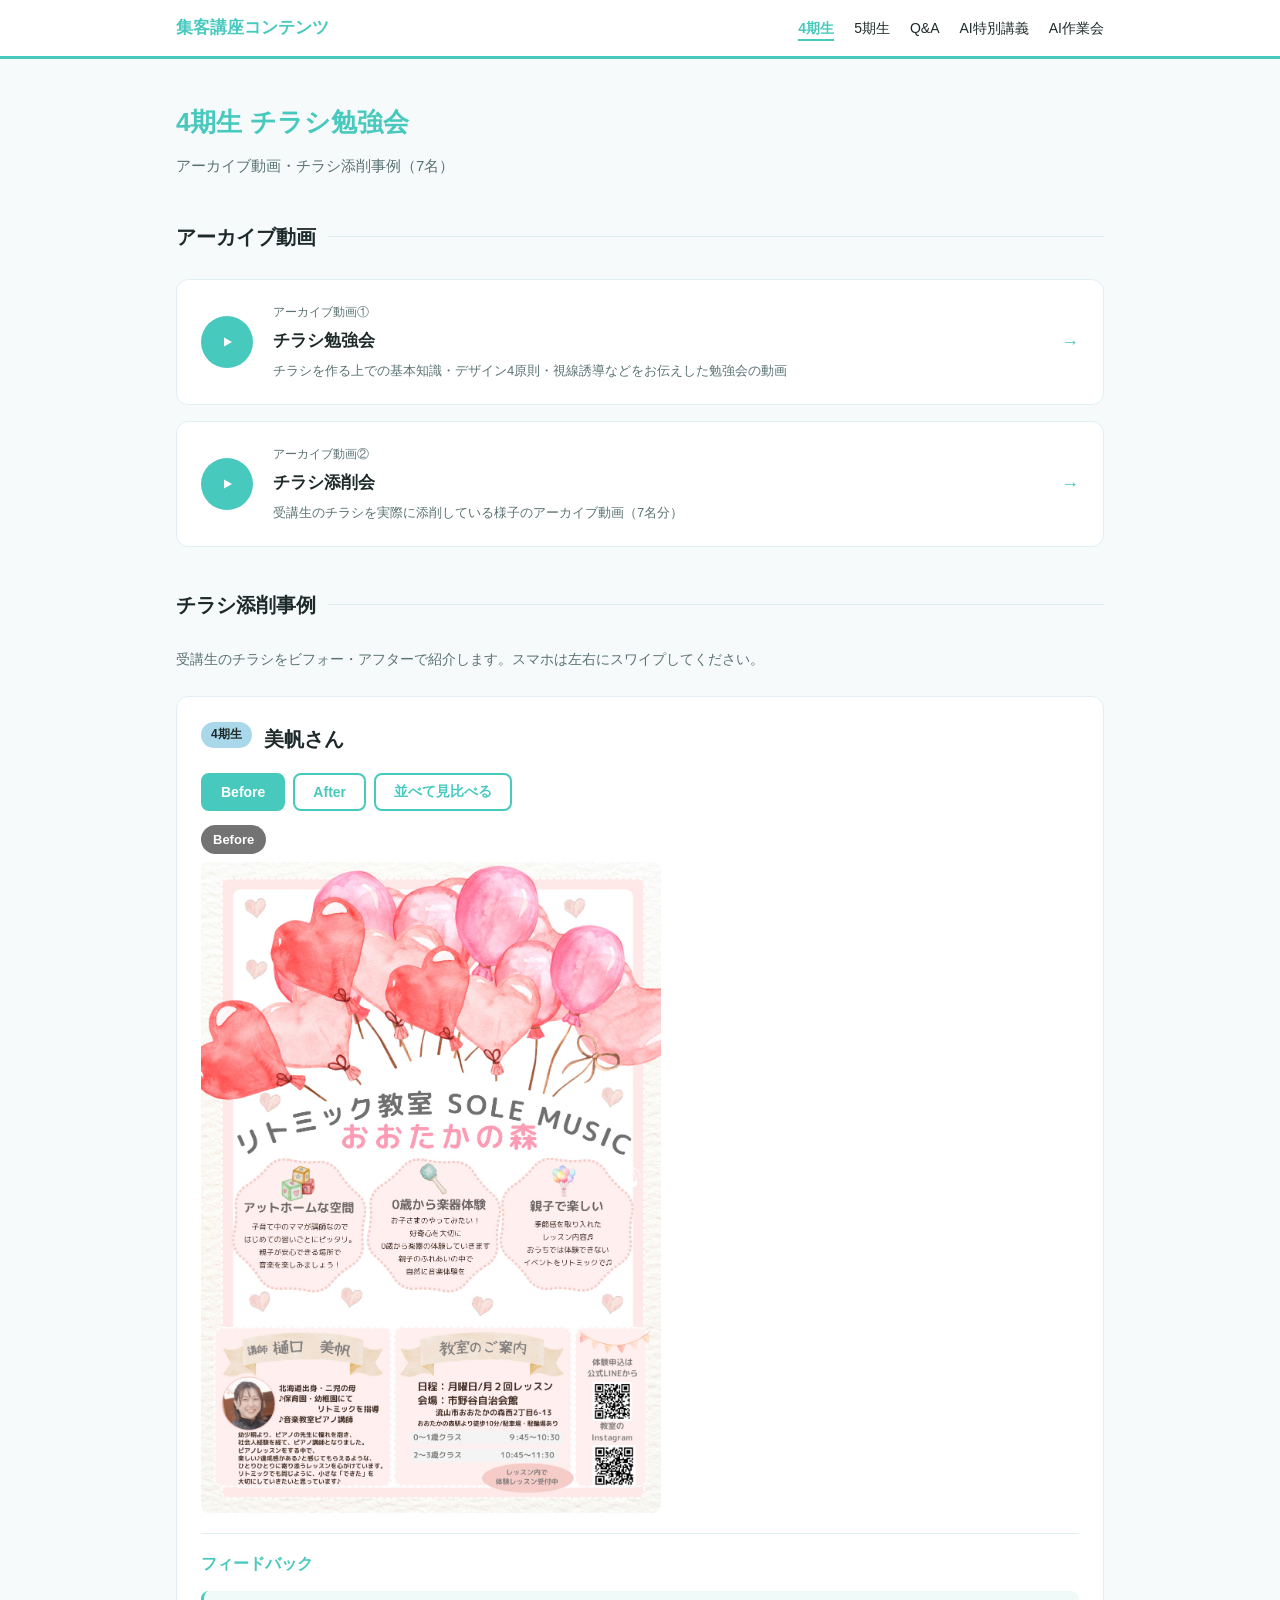
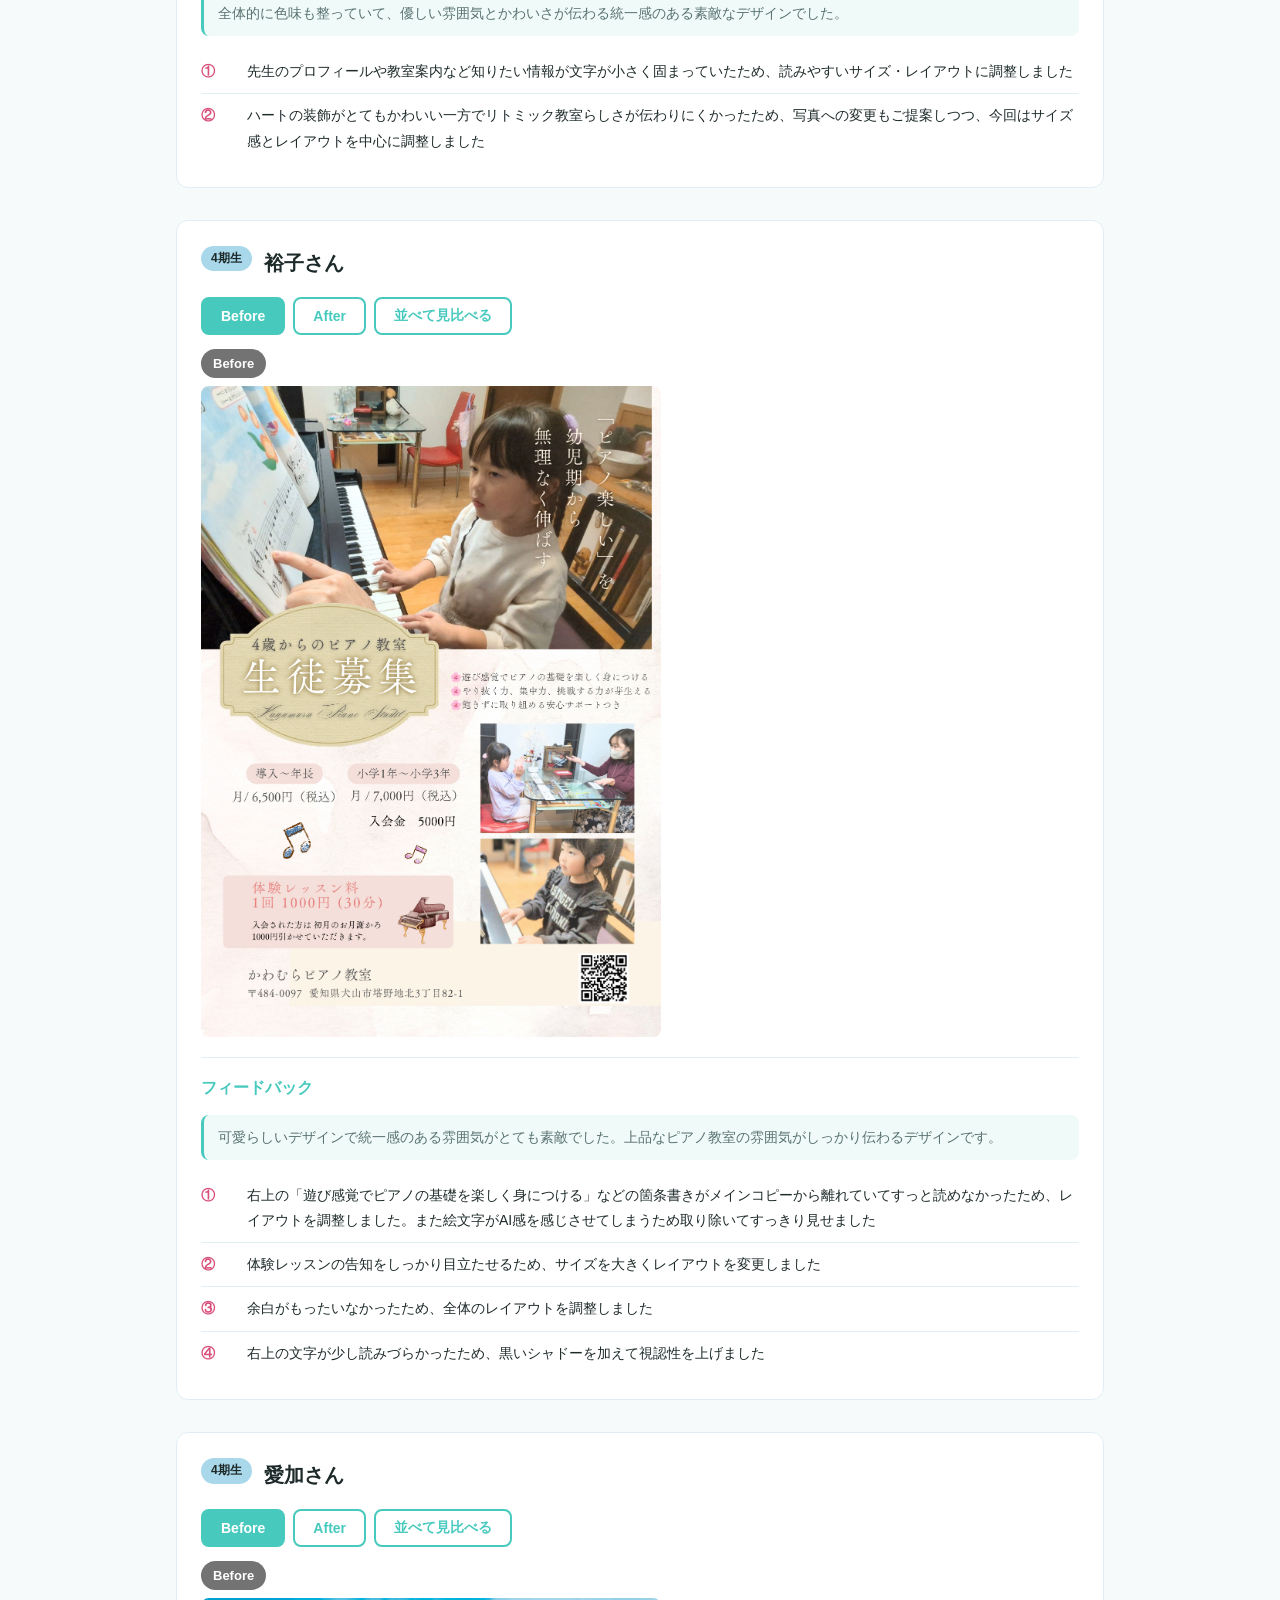
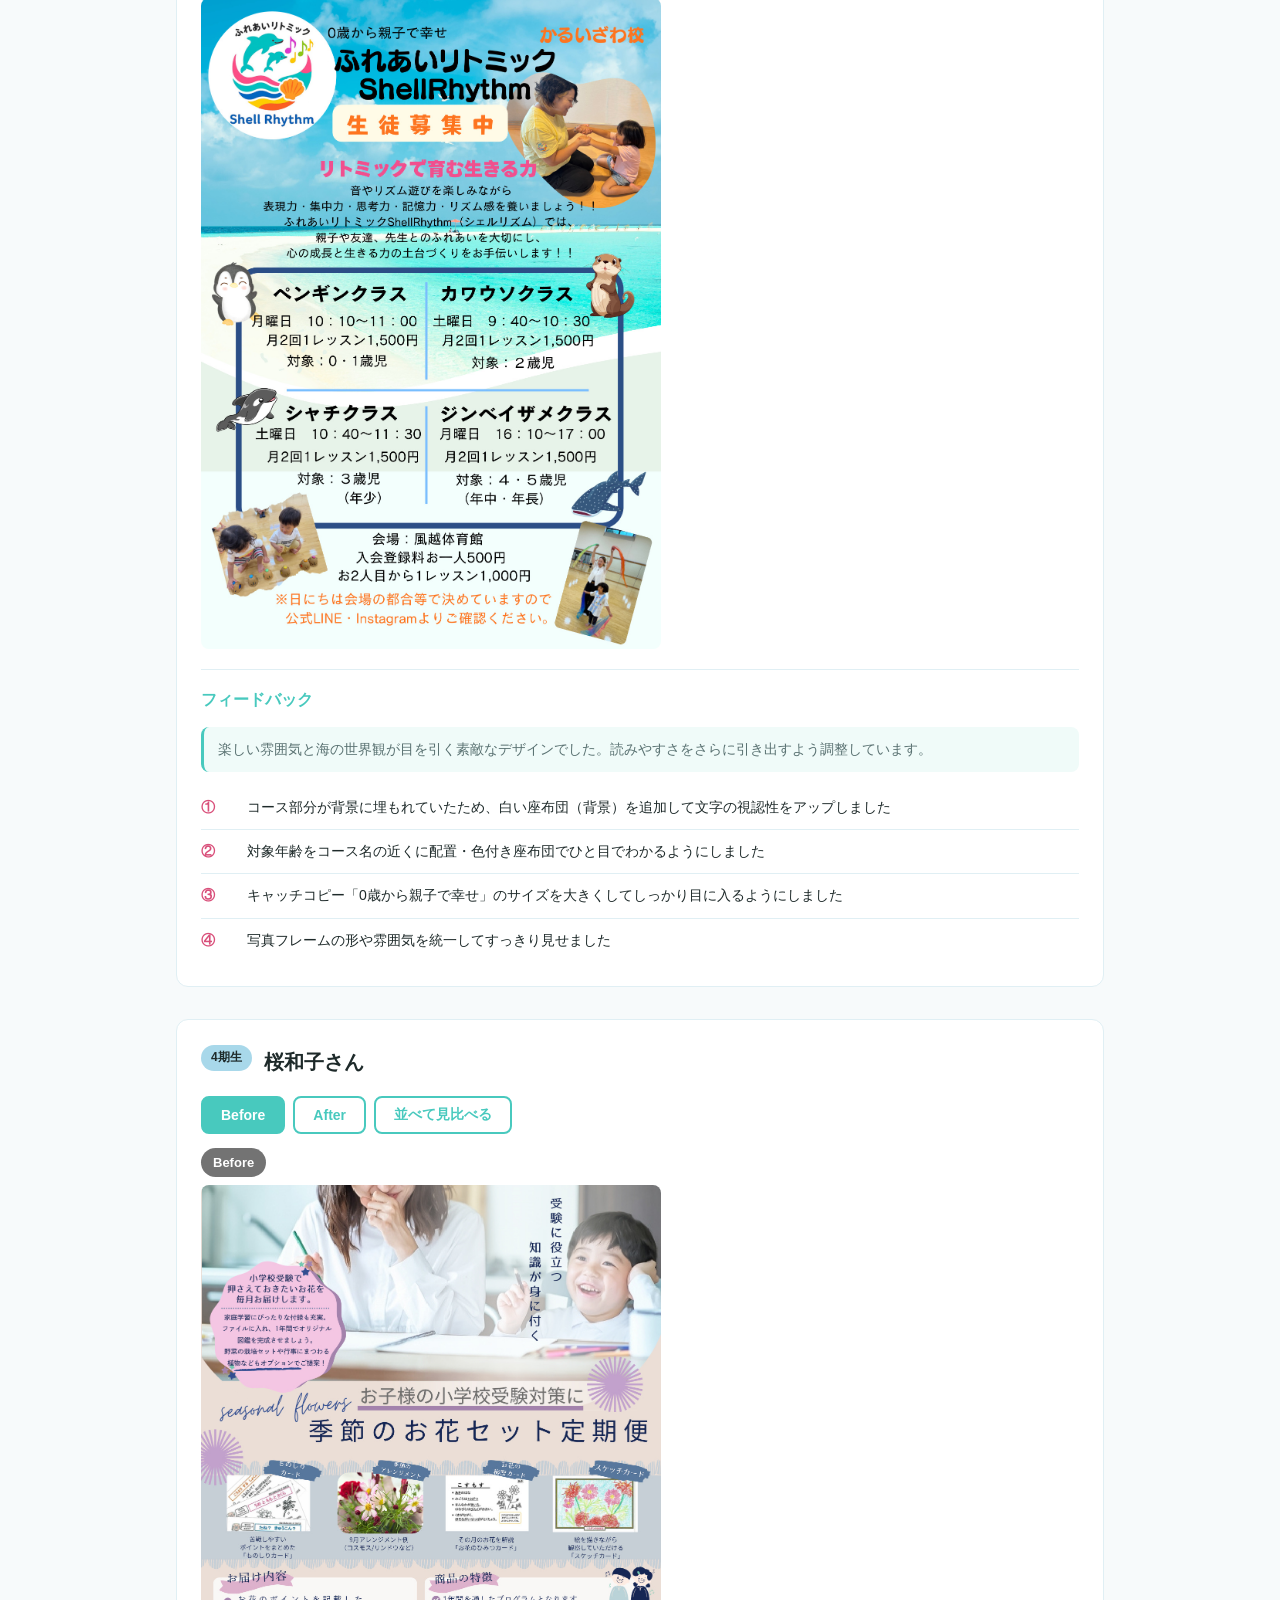
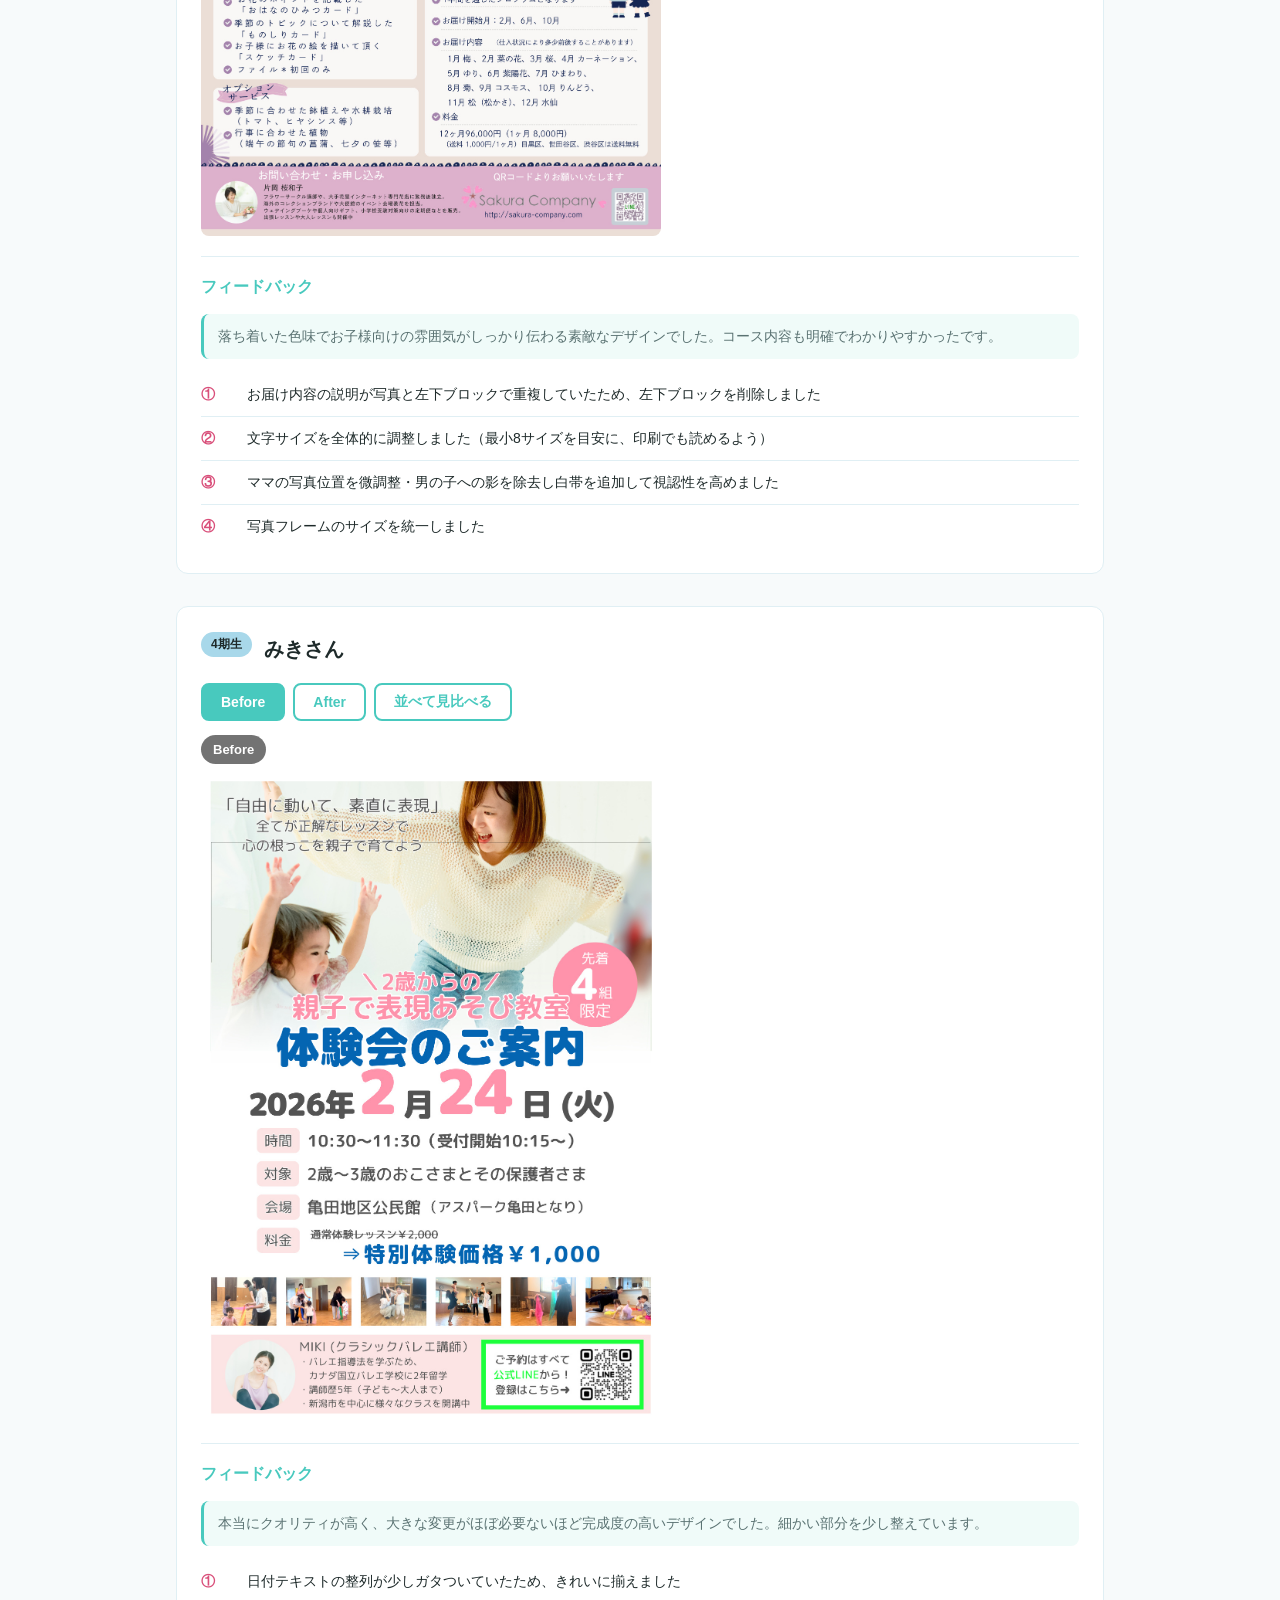
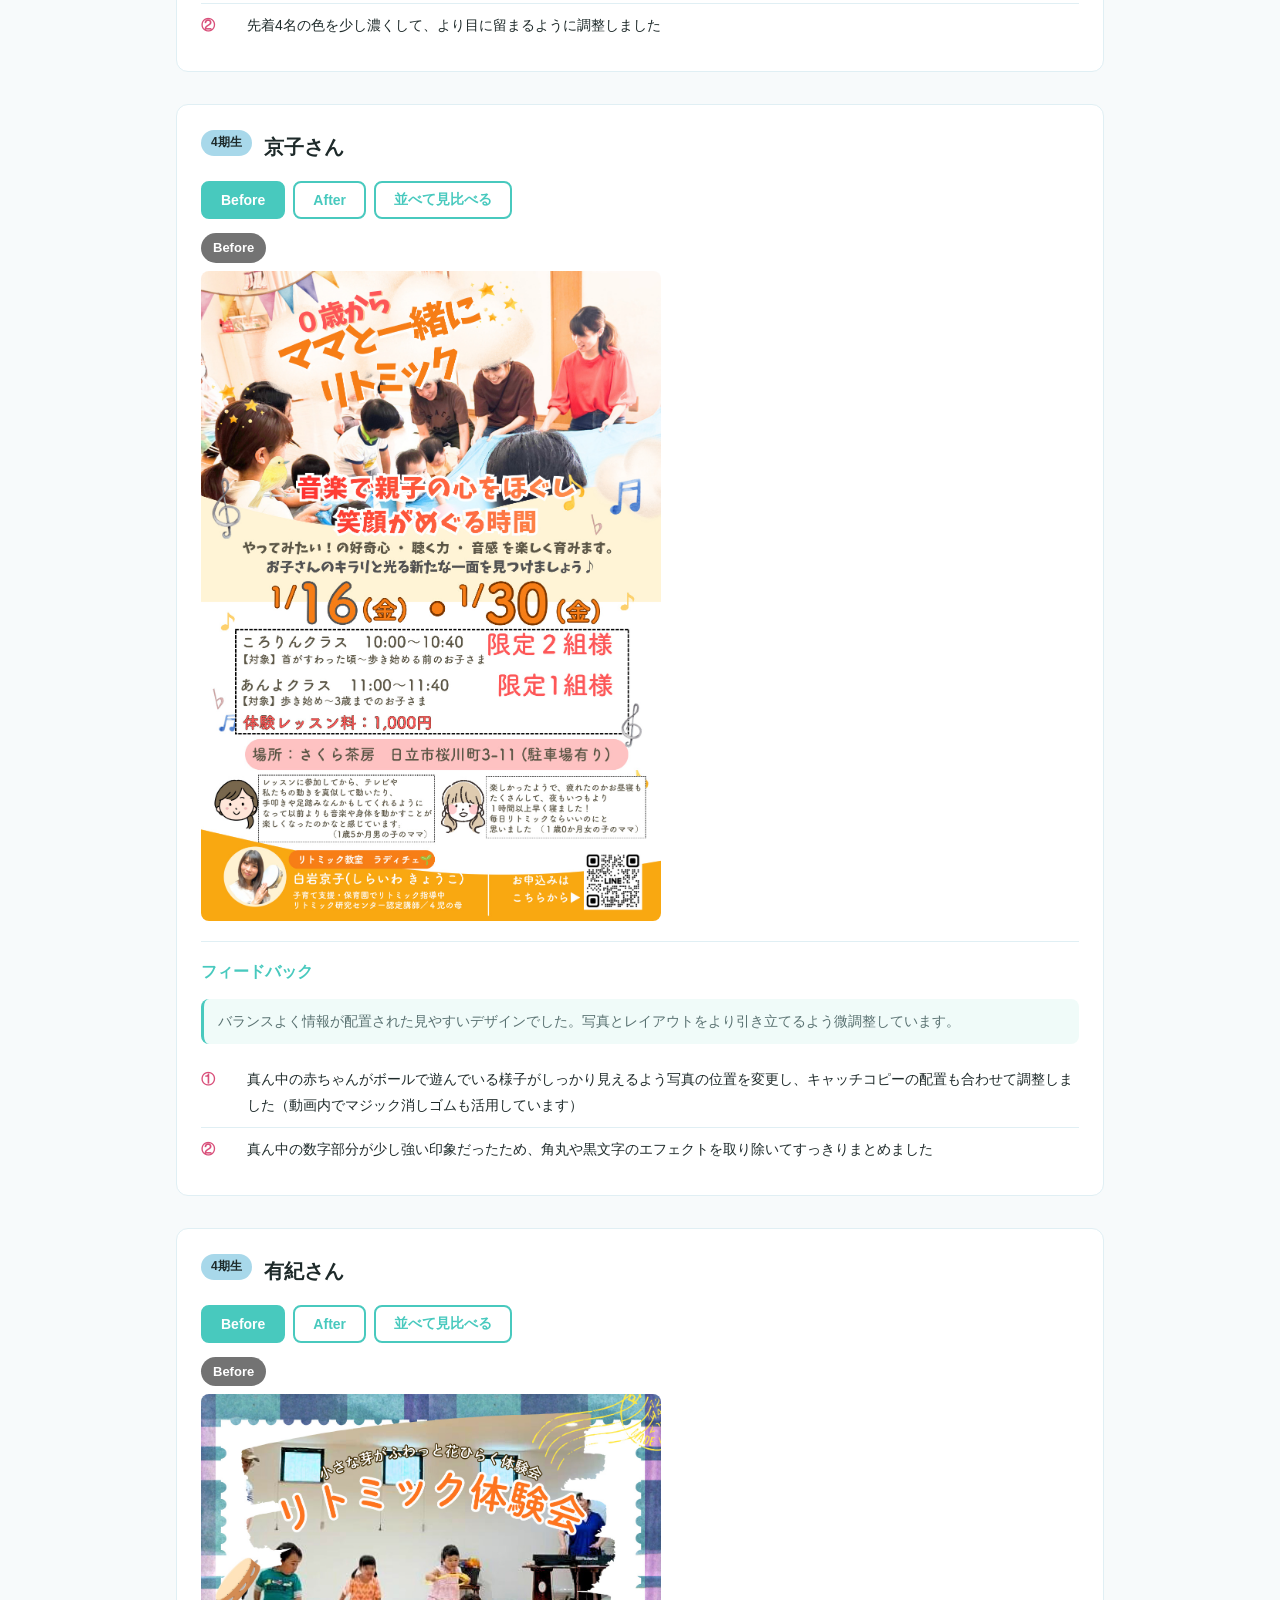
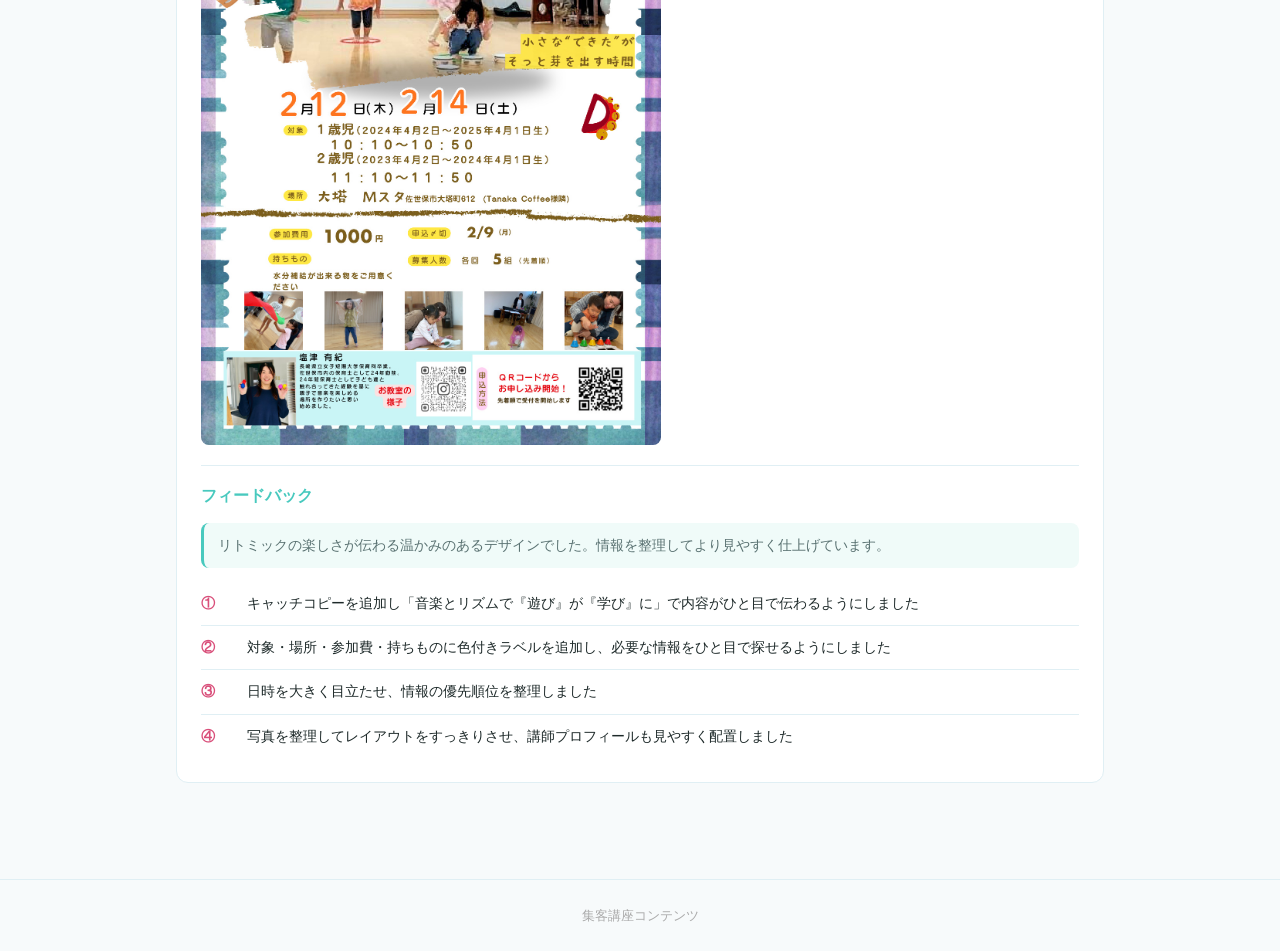
<file: cohort4.html>
<!DOCTYPE html>
<html lang="ja">
<head>
  <meta charset="UTF-8">
  <meta name="viewport" content="width=device-width, initial-scale=1.0">
  <title>4期生 | 集客講座コンテンツ</title>
  <link rel="stylesheet" href="assets/css/style.css">
</head>
<body>

<nav class="nav">
  <div class="nav-inner">
    <a href="index.html" class="nav-logo">集客講座コンテンツ</a>
    <button class="nav-toggle" aria-label="メニュー" onclick="toggleNav()">
      <span></span><span></span><span></span>
    </button>
    <ul class="nav-links" id="nav-links">
      <li><a href="cohort4.html" class="active">4期生</a></li>
      <li><a href="cohort5.html">5期生</a></li>
      <li><a href="qa.html">Q&amp;A</a></li>
      <li><a href="ai.html">AI特別講義</a></li>
      <li><a href="ai-sagyokai.html">AI作業会</a></li>
    </ul>
  </div>
</nav>

<main class="main">
  <div class="page-header">
    <h1>4期生 チラシ勉強会</h1>
    <p>アーカイブ動画・チラシ添削事例（7名）</p>
  </div>

  <!-- アーカイブカード -->
  <div class="section-label">
    <h2>アーカイブ動画</h2>
  </div>
  <div class="archive-cards">
    <a href="https://vimeo.com/1138892748/857ce96cda" target="_blank" rel="noopener" class="archive-card">
      <div class="archive-icon">
        <svg width="22" height="22" viewBox="0 0 22 22" fill="none">
          <path d="M8 6.5l8 4.5-8 4.5V6.5z" fill="#fff"/>
        </svg>
      </div>
      <div>
        <div class="archive-num">アーカイブ動画①</div>
        <h3>チラシ勉強会</h3>
        <p>チラシを作る上での基本知識・デザイン4原則・視線誘導などをお伝えした勉強会の動画</p>
      </div>
      <div class="archive-arrow">→</div>
    </a>
    <a href="https://vimeo.com/1153021915/1fe5e6544b" target="_blank" rel="noopener" class="archive-card">
      <div class="archive-icon">
        <svg width="22" height="22" viewBox="0 0 22 22" fill="none">
          <path d="M8 6.5l8 4.5-8 4.5V6.5z" fill="#fff"/>
        </svg>
      </div>
      <div>
        <div class="archive-num">アーカイブ動画②</div>
        <h3>チラシ添削会</h3>
        <p>受講生のチラシを実際に添削している様子のアーカイブ動画（7名分）</p>
      </div>
      <div class="archive-arrow">→</div>
    </a>
  </div>

  <!-- チラシ添削事例 -->
  <div class="section-label">
    <h2>チラシ添削事例</h2>
  </div>
  <p style="color:var(--text-sub);font-size:14px;margin-bottom:24px;">受講生のチラシをビフォー・アフターで紹介します。スマホは左右にスワイプしてください。</p>

  <!-- ===== 美帆さん ===== -->
  <div class="card">
    <div class="chirashi-header">
      <span class="badge">4期生</span>
      <h2>美帆さん</h2>
    </div>
    <div class="swiper-wrap">
      <div class="swiper-track">
        <div class="swiper-slide">
          <span class="slide-label">Before</span>
          <img src="assets/images/chirashi/miho-before.jpg" alt="美帆さん添削前チラシ">
        </div>
        <div class="swiper-slide">
          <span class="slide-label after">After</span>
          <img src="assets/images/chirashi/miho-after.jpg" alt="美帆さん添削後チラシ">
        </div>
      </div>
      <p class="swiper-hint">← スワイプしてアフターを見る →</p>
    </div>
    <div class="chirashi-pc-view">
      <div class="img-wrap">
        <span class="slide-label">Before</span>
        <img src="assets/images/chirashi/miho-before.jpg" alt="美帆さん添削前チラシ">
      </div>
      <div class="img-wrap">
        <span class="slide-label after">After</span>
        <img src="assets/images/chirashi/miho-after.jpg" alt="美帆さん添削後チラシ">
      </div>
    </div>
    <div class="feedback-section">
      <h3>フィードバック</h3>
      <div class="feedback-list">
        <p class="fb-overall">全体的に色味も整っていて、優しい雰囲気とかわいさが伝わる統一感のある素敵なデザインでした。</p>
        <ul>
          <li><span class="fb-point">① </span>先生のプロフィールや教室案内など知りたい情報が文字が小さく固まっていたため、読みやすいサイズ・レイアウトに調整しました</li>
          <li><span class="fb-point">② </span>ハートの装飾がとてもかわいい一方でリトミック教室らしさが伝わりにくかったため、写真への変更もご提案しつつ、今回はサイズ感とレイアウトを中心に調整しました</li>
        </ul>
      </div>
    </div>
  </div>

  <!-- ===== 裕子さん ===== -->
  <div class="card">
    <div class="chirashi-header">
      <span class="badge">4期生</span>
      <h2>裕子さん</h2>
    </div>
    <div class="swiper-wrap">
      <div class="swiper-track">
        <div class="swiper-slide">
          <span class="slide-label">Before</span>
          <img src="assets/images/chirashi/yuko-before.jpg" alt="裕子さん添削前チラシ">
        </div>
        <div class="swiper-slide">
          <span class="slide-label after">After</span>
          <img src="assets/images/chirashi/yuko-after.jpg" alt="裕子さん添削後チラシ">
        </div>
      </div>
      <p class="swiper-hint">← スワイプしてアフターを見る →</p>
    </div>
    <div class="chirashi-pc-view">
      <div class="img-wrap">
        <span class="slide-label">Before</span>
        <img src="assets/images/chirashi/yuko-before.jpg" alt="裕子さん添削前チラシ">
      </div>
      <div class="img-wrap">
        <span class="slide-label after">After</span>
        <img src="assets/images/chirashi/yuko-after.jpg" alt="裕子さん添削後チラシ">
      </div>
    </div>
    <div class="feedback-section">
      <h3>フィードバック</h3>
      <div class="feedback-list">
        <p class="fb-overall">可愛らしいデザインで統一感のある雰囲気がとても素敵でした。上品なピアノ教室の雰囲気がしっかり伝わるデザインです。</p>
        <ul>
          <li><span class="fb-point">① </span>右上の「遊び感覚でピアノの基礎を楽しく身につける」などの箇条書きがメインコピーから離れていてすっと読めなかったため、レイアウトを調整しました。また絵文字がAI感を感じさせてしまうため取り除いてすっきり見せました</li>
          <li><span class="fb-point">② </span>体験レッスンの告知をしっかり目立たせるため、サイズを大きくレイアウトを変更しました</li>
          <li><span class="fb-point">③ </span>余白がもったいなかったため、全体のレイアウトを調整しました</li>
          <li><span class="fb-point">④ </span>右上の文字が少し読みづらかったため、黒いシャドーを加えて視認性を上げました</li>
        </ul>
      </div>
    </div>
  </div>

  <!-- ===== 愛加さん ===== -->
  <div class="card">
    <div class="chirashi-header">
      <span class="badge">4期生</span>
      <h2>愛加さん</h2>
    </div>
    <div class="swiper-wrap">
      <div class="swiper-track">
        <div class="swiper-slide">
          <span class="slide-label">Before</span>
          <img src="assets/images/chirashi/aika-before.jpg" alt="愛加さん添削前チラシ">
        </div>
        <div class="swiper-slide">
          <span class="slide-label after">After</span>
          <img src="assets/images/chirashi/aika-after.jpg" alt="愛加さん添削後チラシ">
        </div>
      </div>
      <p class="swiper-hint">← スワイプしてアフターを見る →</p>
    </div>
    <div class="chirashi-pc-view">
      <div class="img-wrap">
        <span class="slide-label">Before</span>
        <img src="assets/images/chirashi/aika-before.jpg" alt="愛加さん添削前チラシ">
      </div>
      <div class="img-wrap">
        <span class="slide-label after">After</span>
        <img src="assets/images/chirashi/aika-after.jpg" alt="愛加さん添削後チラシ">
      </div>
    </div>
    <div class="feedback-section">
      <h3>フィードバック</h3>
      <div class="feedback-list">
        <p class="fb-overall">楽しい雰囲気と海の世界観が目を引く素敵なデザインでした。読みやすさをさらに引き出すよう調整しています。</p>
        <ul>
          <li><span class="fb-point">① </span>コース部分が背景に埋もれていたため、白い座布団（背景）を追加して文字の視認性をアップしました</li>
          <li><span class="fb-point">② </span>対象年齢をコース名の近くに配置・色付き座布団でひと目でわかるようにしました</li>
          <li><span class="fb-point">③ </span>キャッチコピー「0歳から親子で幸せ」のサイズを大きくしてしっかり目に入るようにしました</li>
          <li><span class="fb-point">④ </span>写真フレームの形や雰囲気を統一してすっきり見せました</li>
        </ul>
      </div>
    </div>
  </div>

  <!-- ===== 桜和子さん ===== -->
  <div class="card">
    <div class="chirashi-header">
      <span class="badge">4期生</span>
      <h2>桜和子さん</h2>
    </div>
    <div class="swiper-wrap">
      <div class="swiper-track">
        <div class="swiper-slide">
          <span class="slide-label">Before</span>
          <img src="assets/images/chirashi/sakurako-before.jpg" alt="桜和子さん添削前チラシ">
        </div>
        <div class="swiper-slide">
          <span class="slide-label after">After</span>
          <img src="assets/images/chirashi/sakurako-after.jpg" alt="桜和子さん添削後チラシ">
        </div>
      </div>
      <p class="swiper-hint">← スワイプしてアフターを見る →</p>
    </div>
    <div class="chirashi-pc-view">
      <div class="img-wrap">
        <span class="slide-label">Before</span>
        <img src="assets/images/chirashi/sakurako-before.jpg" alt="桜和子さん添削前チラシ">
      </div>
      <div class="img-wrap">
        <span class="slide-label after">After</span>
        <img src="assets/images/chirashi/sakurako-after.jpg" alt="桜和子さん添削後チラシ">
      </div>
    </div>
    <div class="feedback-section">
      <h3>フィードバック</h3>
      <div class="feedback-list">
        <p class="fb-overall">落ち着いた色味でお子様向けの雰囲気がしっかり伝わる素敵なデザインでした。コース内容も明確でわかりやすかったです。</p>
        <ul>
          <li><span class="fb-point">① </span>お届け内容の説明が写真と左下ブロックで重複していたため、左下ブロックを削除しました</li>
          <li><span class="fb-point">② </span>文字サイズを全体的に調整しました（最小8サイズを目安に、印刷でも読めるよう）</li>
          <li><span class="fb-point">③ </span>ママの写真位置を微調整・男の子への影を除去し白帯を追加して視認性を高めました</li>
          <li><span class="fb-point">④ </span>写真フレームのサイズを統一しました</li>
        </ul>
      </div>
    </div>
  </div>

  <!-- ===== みきさん ===== -->
  <div class="card">
    <div class="chirashi-header">
      <span class="badge">4期生</span>
      <h2>みきさん</h2>
    </div>
    <div class="swiper-wrap">
      <div class="swiper-track">
        <div class="swiper-slide">
          <span class="slide-label">Before</span>
          <img src="assets/images/chirashi/miki-before.jpg" alt="みきさん添削前チラシ">
        </div>
        <div class="swiper-slide">
          <span class="slide-label after">After</span>
          <img src="assets/images/chirashi/miki-after.jpg" alt="みきさん添削後チラシ">
        </div>
      </div>
      <p class="swiper-hint">← スワイプしてアフターを見る →</p>
    </div>
    <div class="chirashi-pc-view">
      <div class="img-wrap">
        <span class="slide-label">Before</span>
        <img src="assets/images/chirashi/miki-before.jpg" alt="みきさん添削前チラシ">
      </div>
      <div class="img-wrap">
        <span class="slide-label after">After</span>
        <img src="assets/images/chirashi/miki-after.jpg" alt="みきさん添削後チラシ">
      </div>
    </div>
    <div class="feedback-section">
      <h3>フィードバック</h3>
      <div class="feedback-list">
        <p class="fb-overall">本当にクオリティが高く、大きな変更がほぼ必要ないほど完成度の高いデザインでした。細かい部分を少し整えています。</p>
        <ul>
          <li><span class="fb-point">① </span>日付テキストの整列が少しガタついていたため、きれいに揃えました</li>
          <li><span class="fb-point">② </span>先着4名の色を少し濃くして、より目に留まるように調整しました</li>
        </ul>
      </div>
    </div>
  </div>

  <!-- ===== 京子さん ===== -->
  <div class="card">
    <div class="chirashi-header">
      <span class="badge">4期生</span>
      <h2>京子さん</h2>
    </div>
    <div class="swiper-wrap">
      <div class="swiper-track">
        <div class="swiper-slide">
          <span class="slide-label">Before</span>
          <img src="assets/images/chirashi/kyoko-before.jpg" alt="京子さん添削前チラシ">
        </div>
        <div class="swiper-slide">
          <span class="slide-label after">After</span>
          <img src="assets/images/chirashi/kyoko-after.jpg" alt="京子さん添削後チラシ">
        </div>
      </div>
      <p class="swiper-hint">← スワイプしてアフターを見る →</p>
    </div>
    <div class="chirashi-pc-view">
      <div class="img-wrap">
        <span class="slide-label">Before</span>
        <img src="assets/images/chirashi/kyoko-before.jpg" alt="京子さん添削前チラシ">
      </div>
      <div class="img-wrap">
        <span class="slide-label after">After</span>
        <img src="assets/images/chirashi/kyoko-after.jpg" alt="京子さん添削後チラシ">
      </div>
    </div>
    <div class="feedback-section">
      <h3>フィードバック</h3>
      <div class="feedback-list">
        <p class="fb-overall">バランスよく情報が配置された見やすいデザインでした。写真とレイアウトをより引き立てるよう微調整しています。</p>
        <ul>
          <li><span class="fb-point">① </span>真ん中の赤ちゃんがボールで遊んでいる様子がしっかり見えるよう写真の位置を変更し、キャッチコピーの配置も合わせて調整しました（動画内でマジック消しゴムも活用しています）</li>
          <li><span class="fb-point">② </span>真ん中の数字部分が少し強い印象だったため、角丸や黒文字のエフェクトを取り除いてすっきりまとめました</li>
        </ul>
      </div>
    </div>
  </div>

  <!-- ===== 有紀さん ===== -->
  <div class="card">
    <div class="chirashi-header">
      <span class="badge">4期生</span>
      <h2>有紀さん</h2>
    </div>
    <div class="swiper-wrap">
      <div class="swiper-track">
        <div class="swiper-slide">
          <span class="slide-label">Before</span>
          <img src="assets/images/chirashi/yuki-before.jpg" alt="有紀さん添削前チラシ">
        </div>
        <div class="swiper-slide">
          <span class="slide-label after">After</span>
          <img src="assets/images/chirashi/yuki-after.jpg" alt="有紀さん添削後チラシ">
        </div>
      </div>
      <p class="swiper-hint">← スワイプしてアフターを見る →</p>
    </div>
    <div class="chirashi-pc-view">
      <div class="img-wrap">
        <span class="slide-label">Before</span>
        <img src="assets/images/chirashi/yuki-before.jpg" alt="有紀さん添削前チラシ">
      </div>
      <div class="img-wrap">
        <span class="slide-label after">After</span>
        <img src="assets/images/chirashi/yuki-after.jpg" alt="有紀さん添削後チラシ">
      </div>
    </div>
    <div class="feedback-section">
      <h3>フィードバック</h3>
      <div class="feedback-list">
        <p class="fb-overall">リトミックの楽しさが伝わる温かみのあるデザインでした。情報を整理してより見やすく仕上げています。</p>
        <ul>
          <li><span class="fb-point">① </span>キャッチコピーを追加し「音楽とリズムで『遊び』が『学び』に」で内容がひと目で伝わるようにしました</li>
          <li><span class="fb-point">② </span>対象・場所・参加費・持ちものに色付きラベルを追加し、必要な情報をひと目で探せるようにしました</li>
          <li><span class="fb-point">③ </span>日時を大きく目立たせ、情報の優先順位を整理しました</li>
          <li><span class="fb-point">④ </span>写真を整理してレイアウトをすっきりさせ、講師プロフィールも見やすく配置しました</li>
        </ul>
      </div>
    </div>
  </div>

</main>

<footer><p>集客講座コンテンツ</p></footer>

<script>
function toggleNav() {
  document.getElementById('nav-links').classList.toggle('open');
}

// PC：Before / After / 並べて の切り替え（プレゼン用）
document.querySelectorAll('.chirashi-pc-view').forEach(function(pv){
  pv.classList.add('mode-before');
  var bar = document.createElement('div');
  bar.className = 'pc-toggle';
  bar.innerHTML = '<button data-mode="before" class="active">Before</button>'
                + '<button data-mode="after">After</button>'
                + '<button data-mode="both">並べて見比べる</button>';
  bar.querySelectorAll('button').forEach(function(btn){
    btn.addEventListener('click', function(){
      pv.classList.remove('mode-before','mode-after','mode-both');
      pv.classList.add('mode-' + btn.getAttribute('data-mode'));
      bar.querySelectorAll('button').forEach(function(b){ b.classList.remove('active'); });
      btn.classList.add('active');
    });
  });
  pv.parentNode.insertBefore(bar, pv);
});
</script>
</body>
</html>
</file>
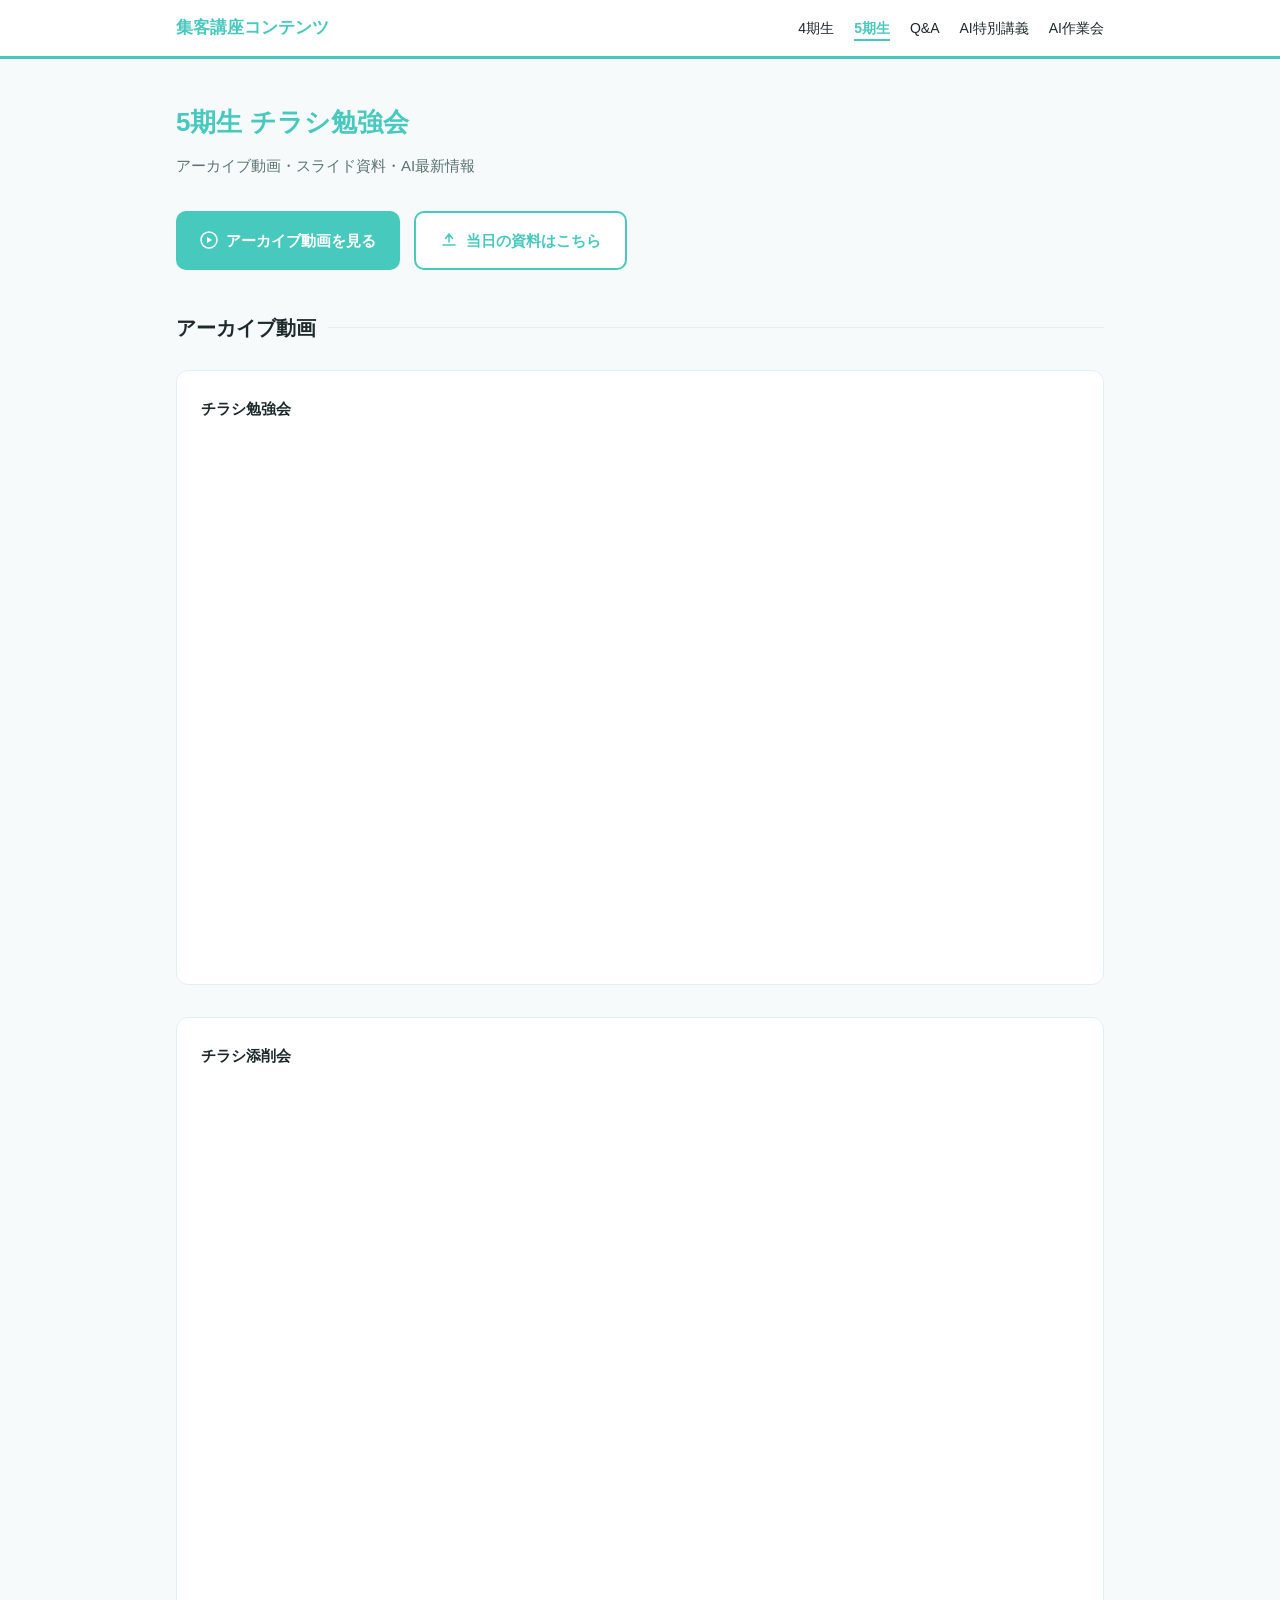
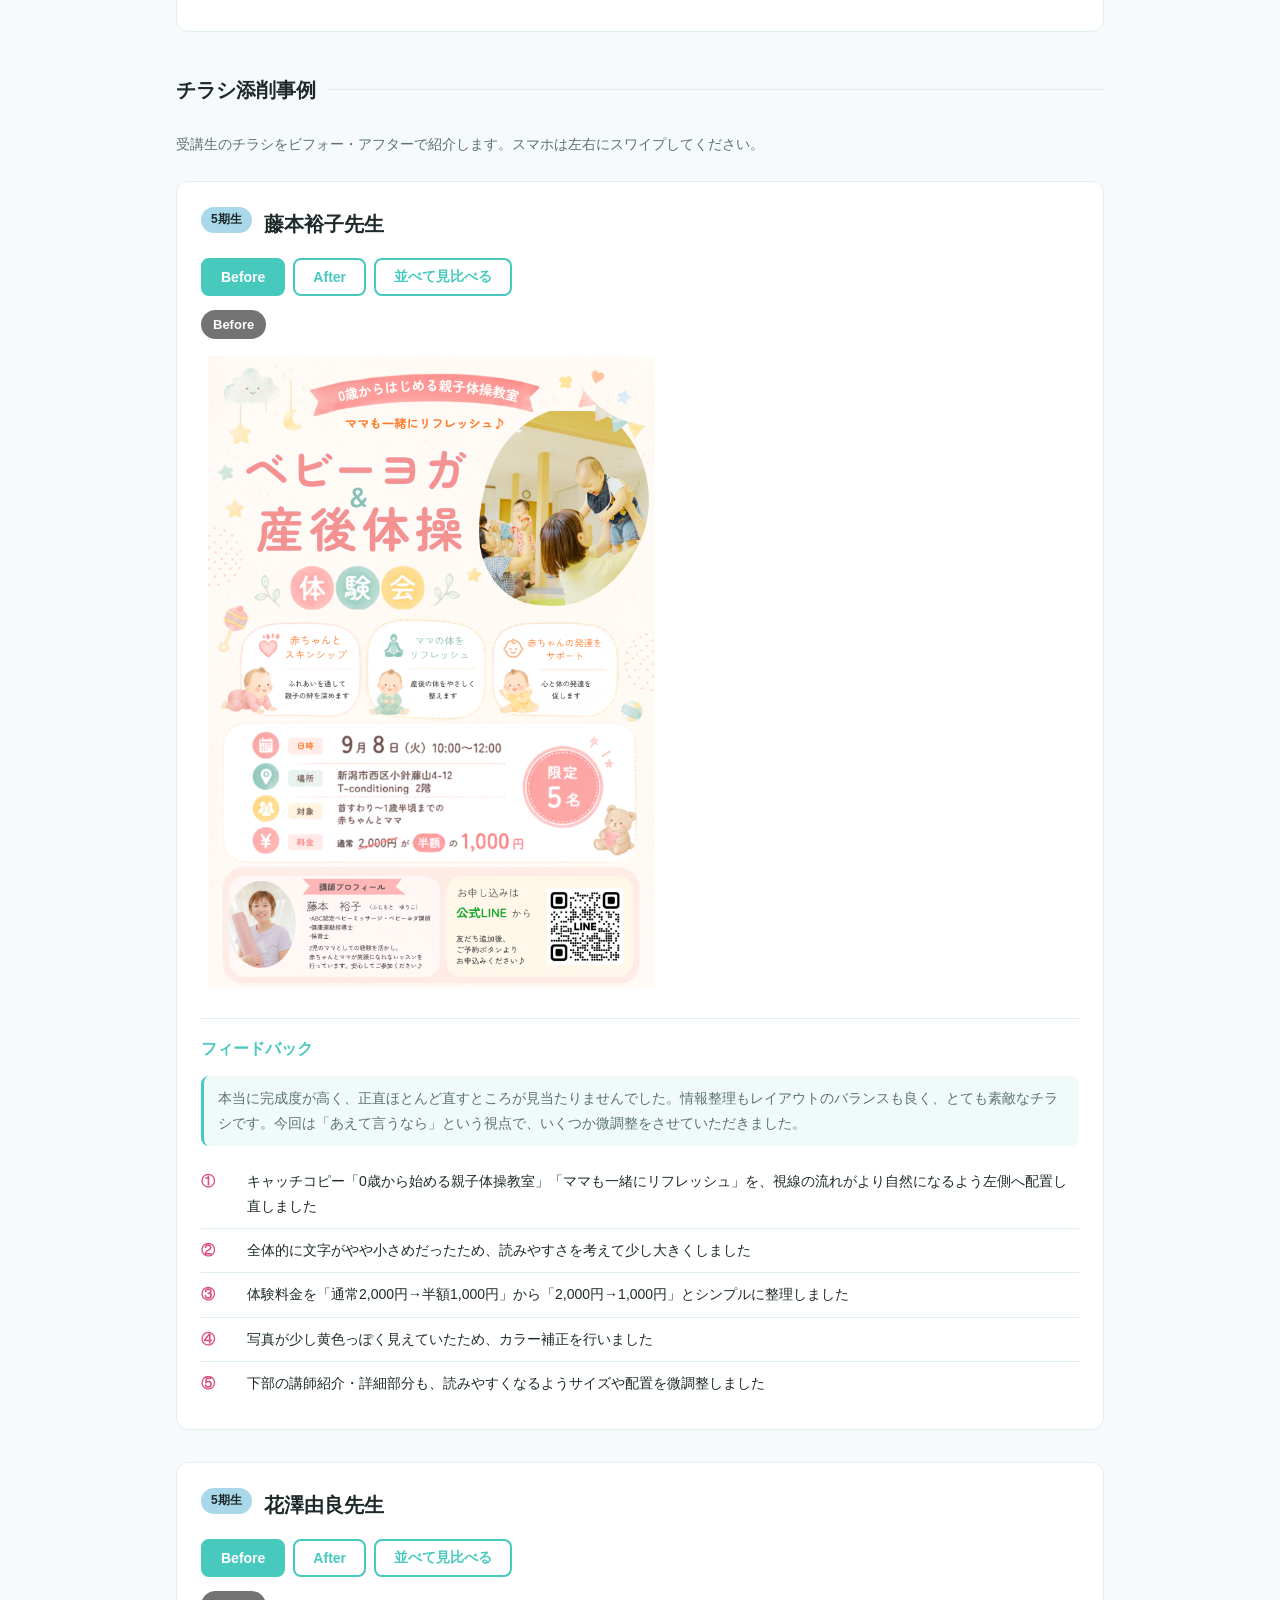
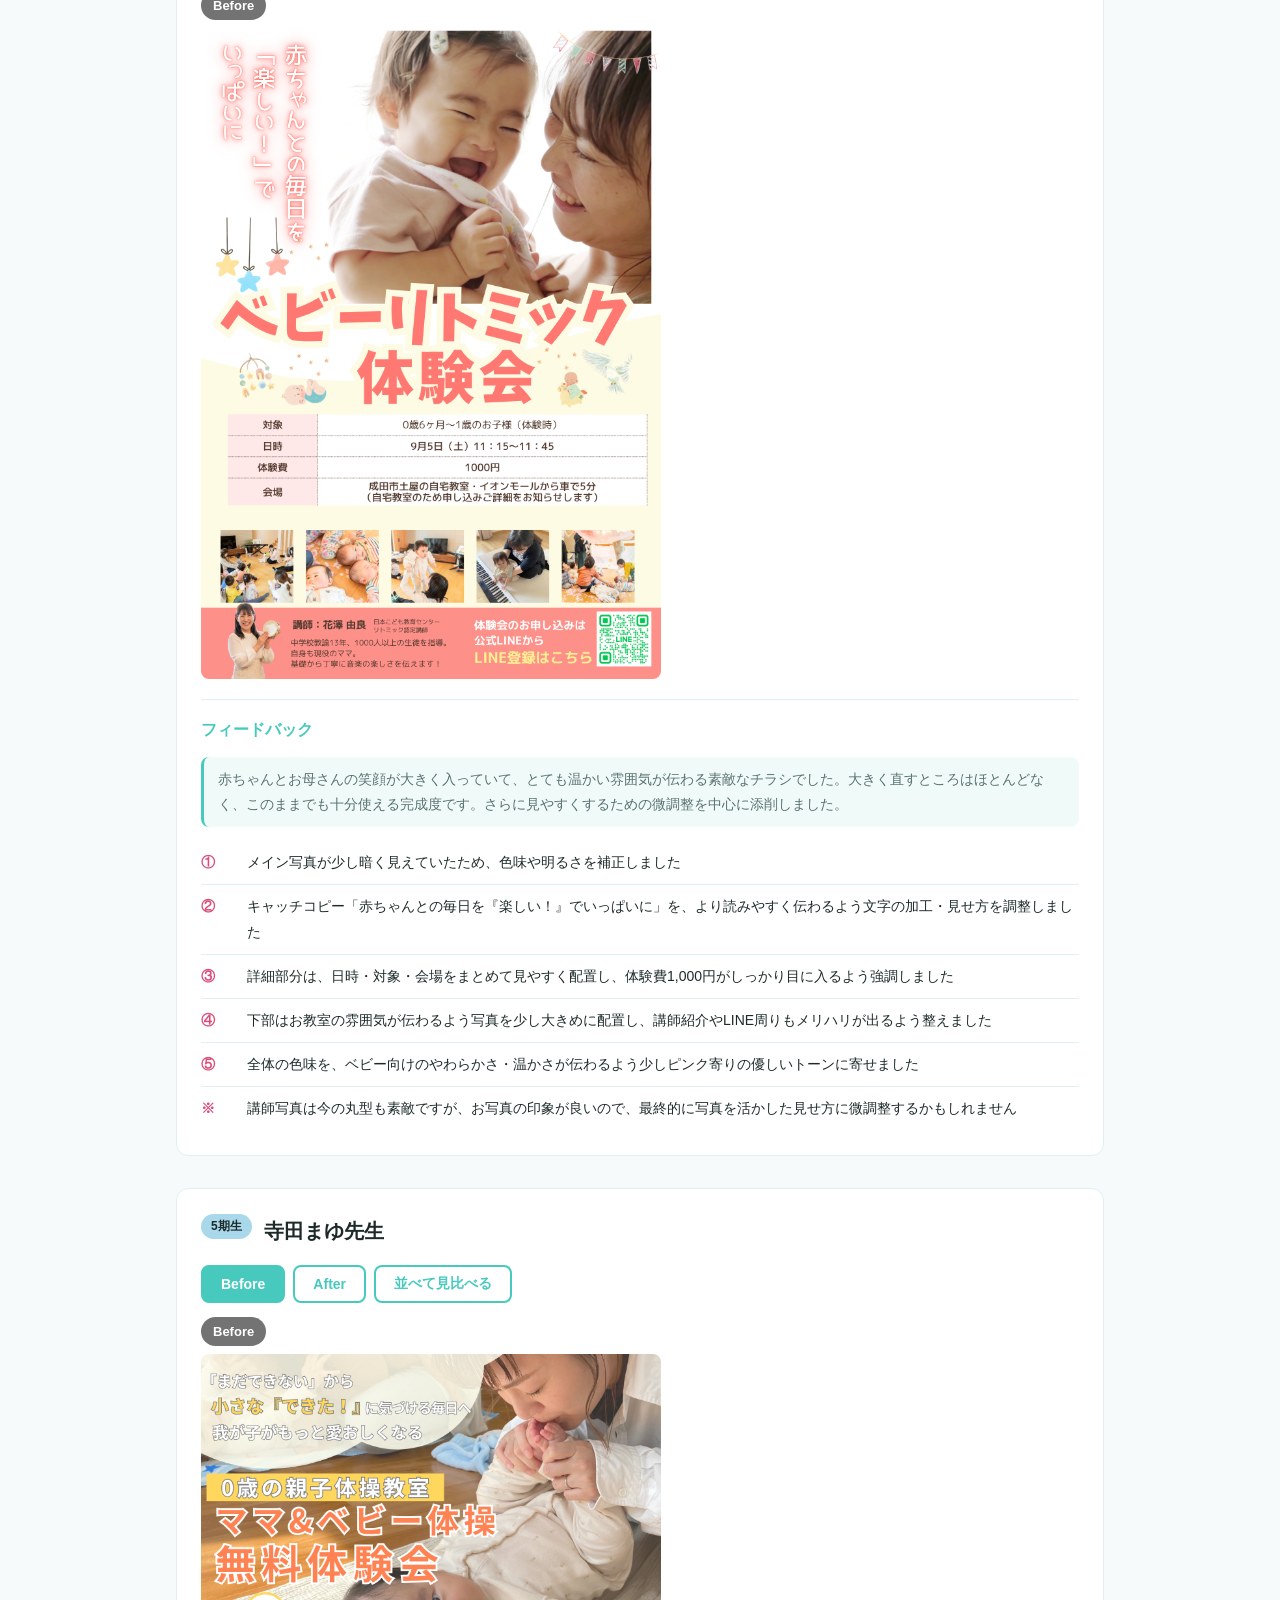
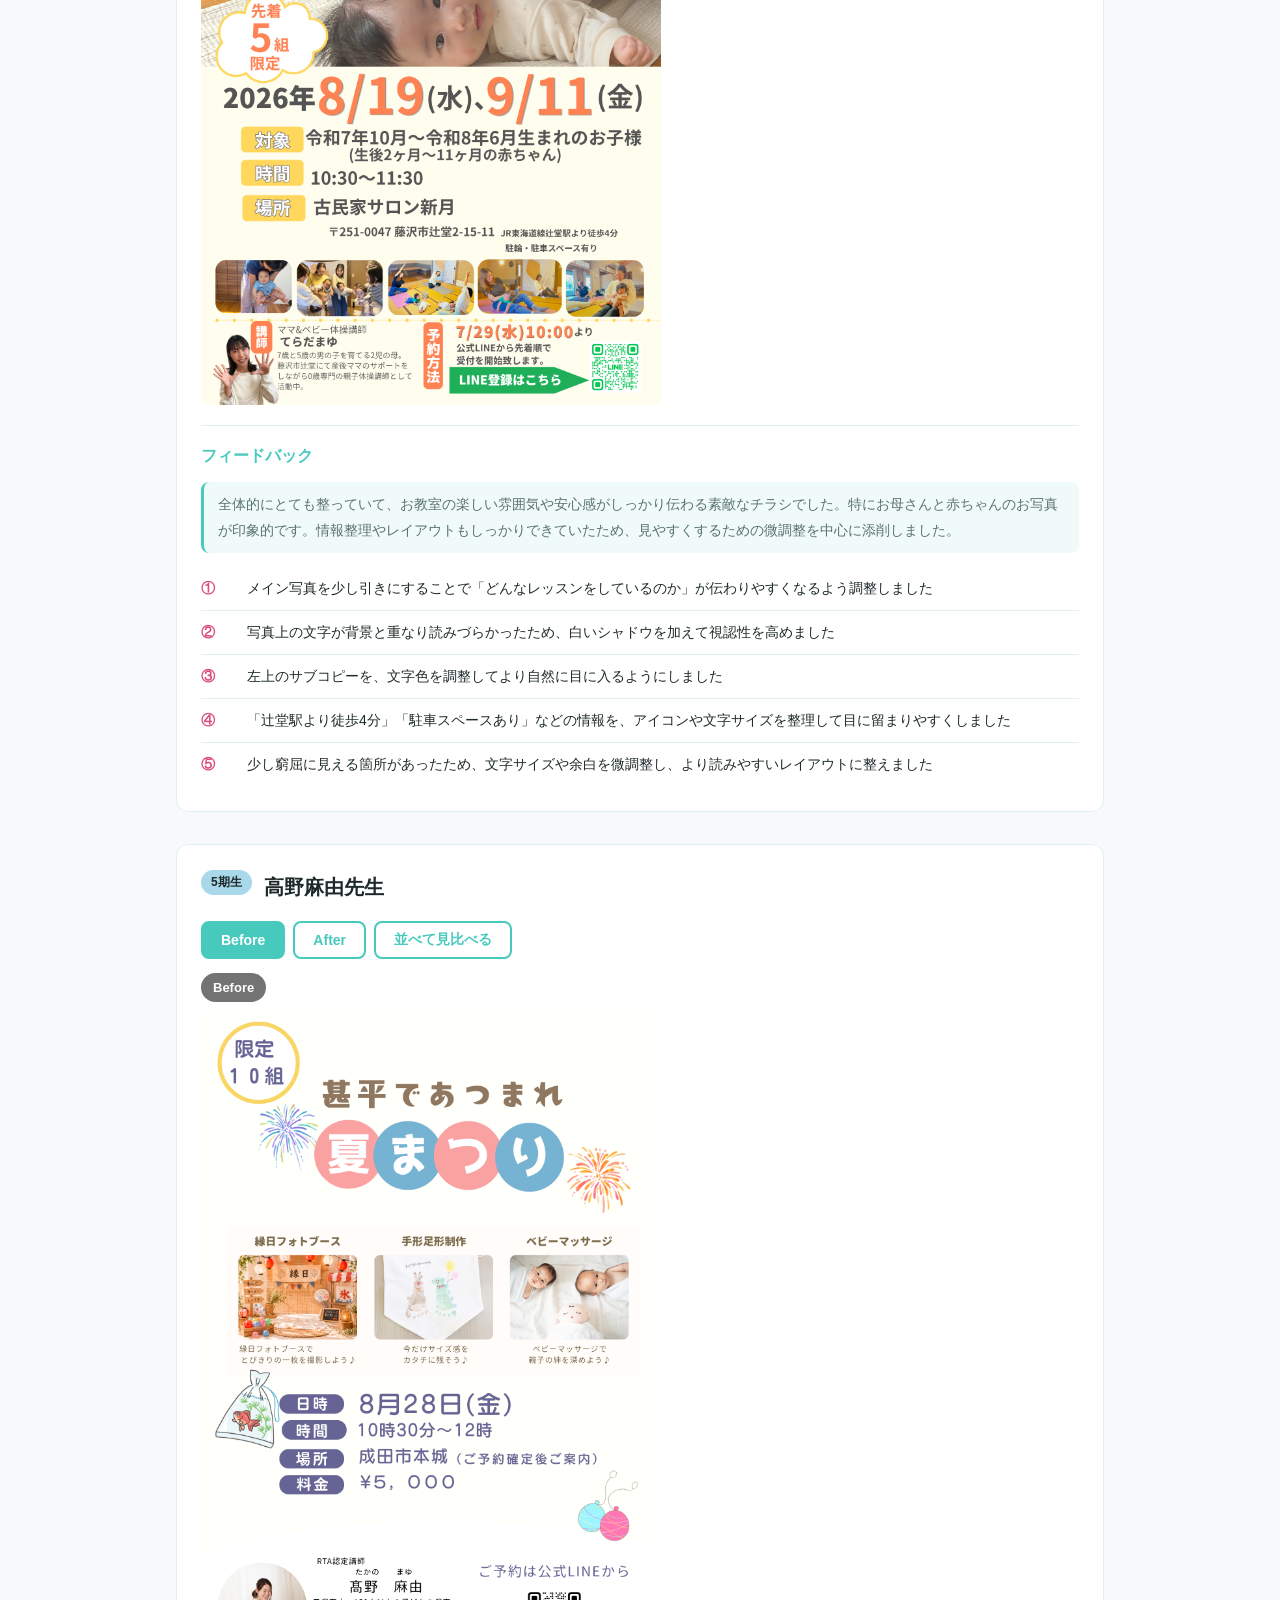
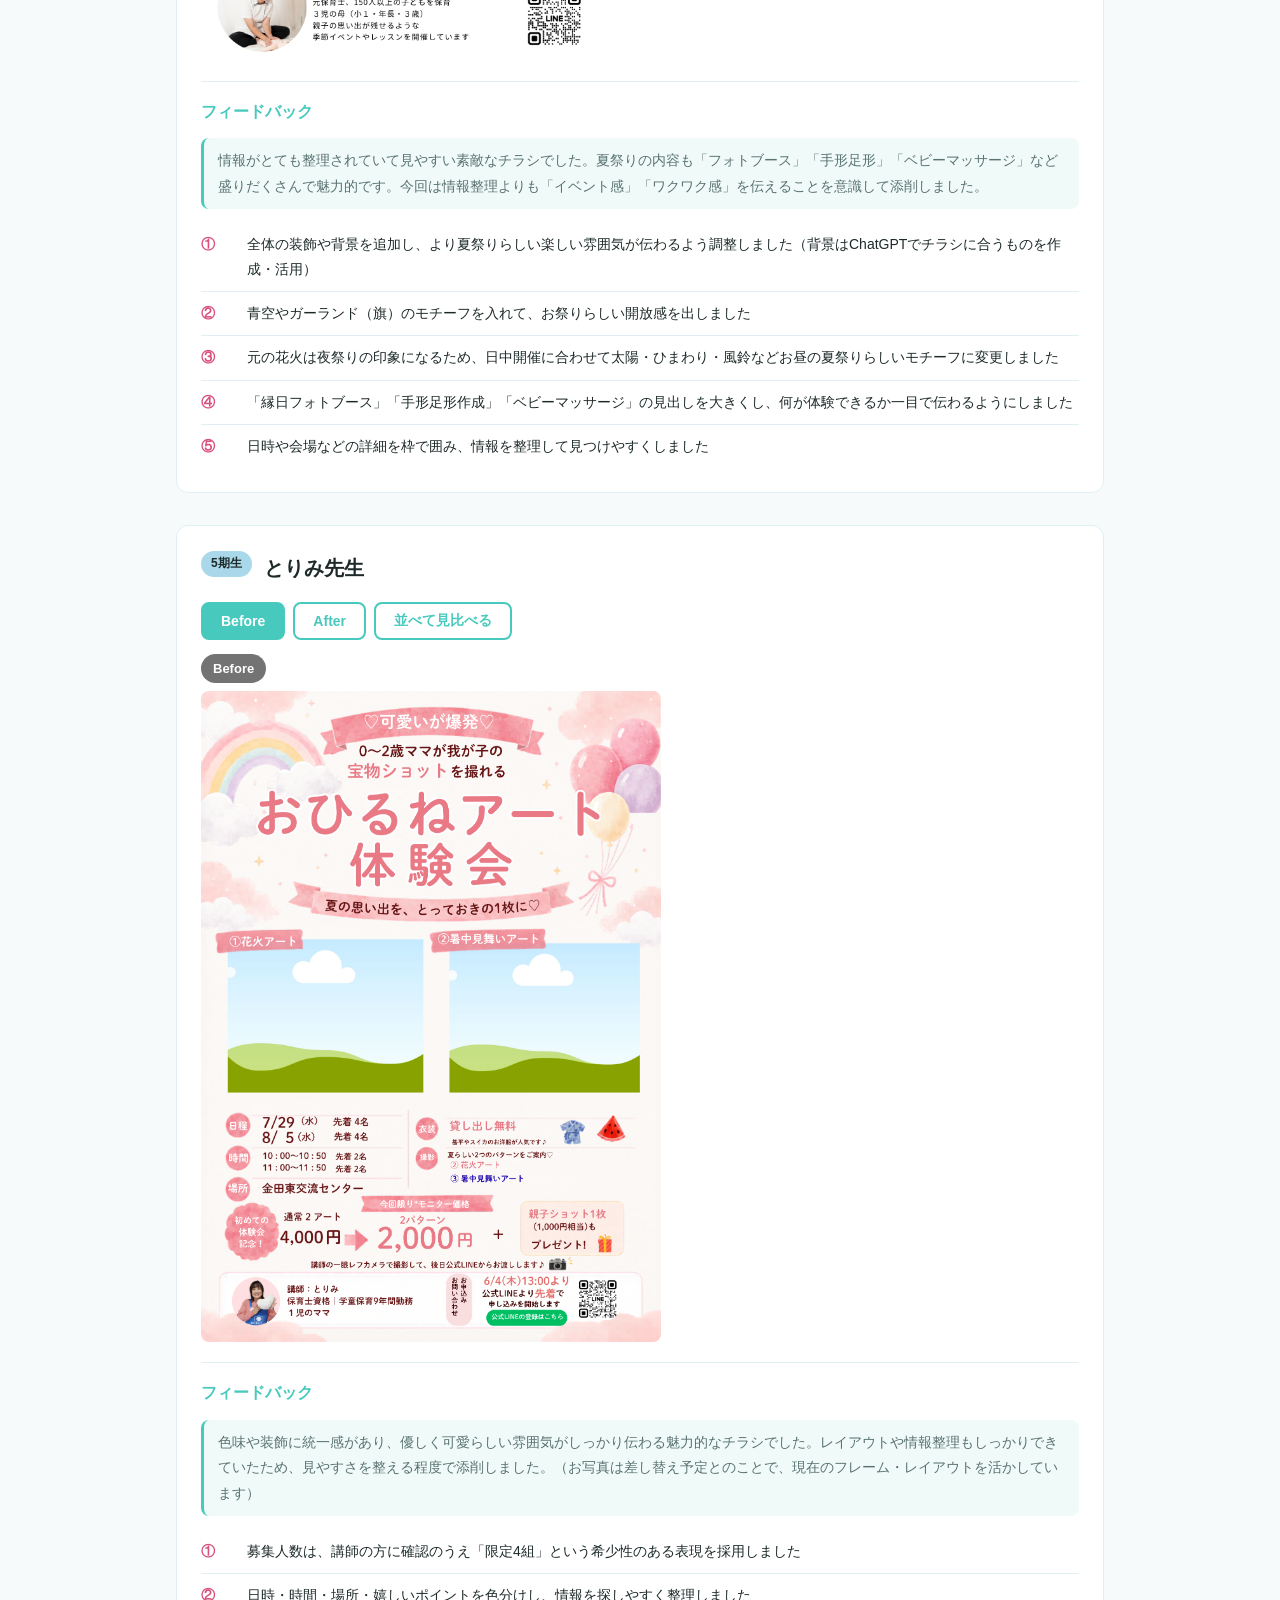
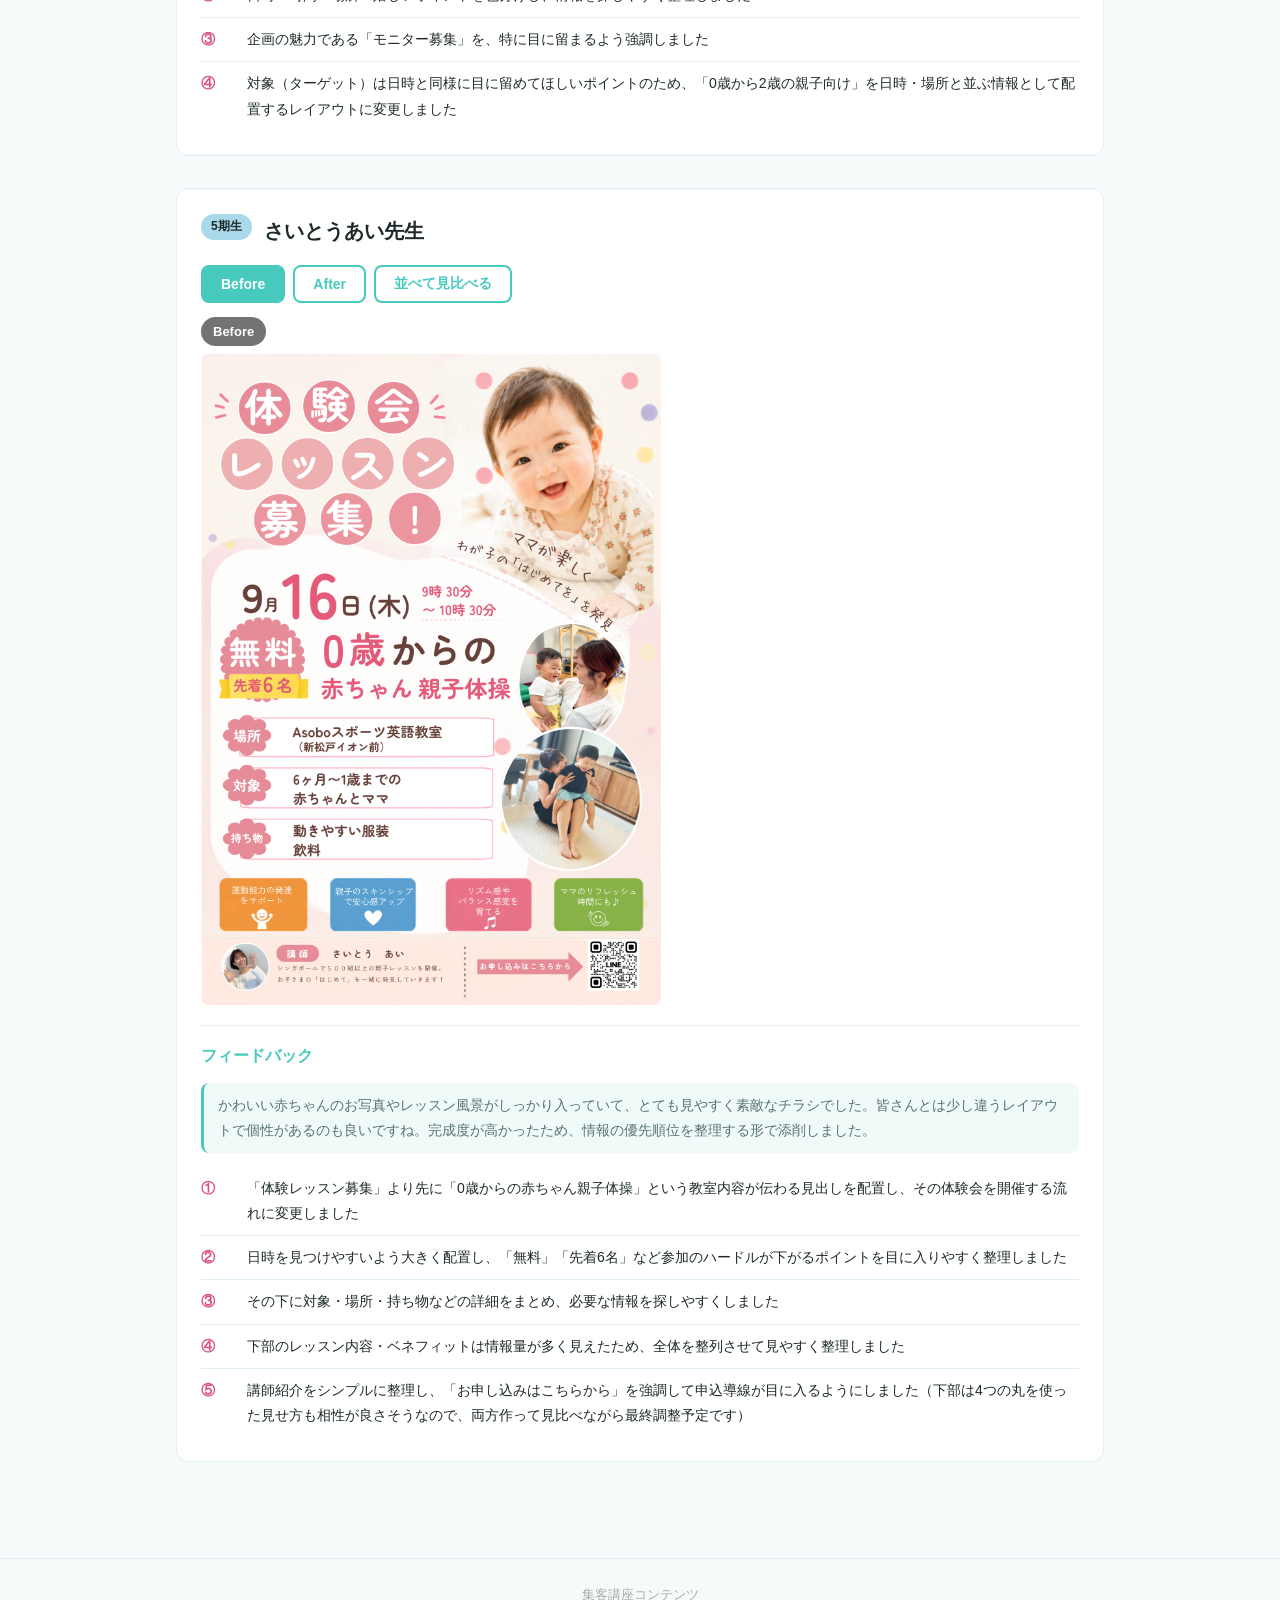
<file: cohort5.html>
<!DOCTYPE html>
<html lang="ja">
<head>
  <meta charset="UTF-8">
  <meta name="viewport" content="width=device-width, initial-scale=1.0">
  <title>5期生 | 集客講座コンテンツ</title>
  <link rel="stylesheet" href="assets/css/style.css">
</head>
<body>

<nav class="nav">
  <div class="nav-inner">
    <a href="index.html" class="nav-logo">集客講座コンテンツ</a>
    <button class="nav-toggle" aria-label="メニュー" onclick="toggleNav()">
      <span></span><span></span><span></span>
    </button>
    <ul class="nav-links" id="nav-links">
      <li><a href="cohort4.html">4期生</a></li>
      <li><a href="cohort5.html" class="active">5期生</a></li>
      <li><a href="qa.html">Q&amp;A</a></li>
      <li><a href="ai.html">AI特別講義</a></li>
      <li><a href="ai-sagyokai.html">AI作業会</a></li>
    </ul>
  </div>
</nav>

<main class="main">
  <div class="page-header">
    <h1>5期生 チラシ勉強会</h1>
    <p>アーカイブ動画・スライド資料・AI最新情報</p>
  </div>

  <!-- アクションボタン -->
  <div class="cohort-actions">
    <a href="#archive" class="cohort-btn primary">
      <svg width="18" height="18" viewBox="0 0 18 18" fill="none">
        <circle cx="9" cy="9" r="8" stroke="#fff" stroke-width="1.5"/>
        <path d="M7 6l5 3-5 3V6z" fill="#fff"/>
      </svg>
      アーカイブ動画を見る
    </a>
    <a href="https://drive.google.com/file/d/1gm9FvZHfKZxznwLRjMh_Em_t3UrZQgDV/view?usp=drive_link" target="_blank" rel="noopener" class="cohort-btn secondary">
      <svg width="18" height="18" viewBox="0 0 18 18" fill="none">
        <path d="M3 14h12M9 3v8M5.5 7.5L9 3l3.5 4.5" stroke="#48C9BE" stroke-width="1.5" stroke-linecap="round" stroke-linejoin="round"/>
      </svg>
      当日の資料はこちら
    </a>
  </div>

  <!-- アーカイブ動画 -->
  <div id="archive">
    <div class="section-label">
      <h2>アーカイブ動画</h2>
    </div>
    <div class="card">
      <p style="font-weight:700;font-size:15px;margin-bottom:12px;">チラシ勉強会</p>
      <div class="video-wrap">
        <iframe src="https://player.vimeo.com/video/1194676595?h=b0f6614109&badge=0&autopause=0&player_id=0&app_id=58479"
          frameborder="0"
          allow="autoplay; fullscreen; picture-in-picture; clipboard-write; encrypted-media"
          title="5期生 チラシ勉強会 アーカイブ"></iframe>
      </div>
    </div>
    <div class="card">
      <p style="font-weight:700;font-size:15px;margin-bottom:12px;">チラシ添削会</p>
      <div class="video-wrap">
        <iframe src="https://player.vimeo.com/video/1202742456?h=ff9cc9f41d&badge=0&autopause=0&player_id=0&app_id=58479"
          frameborder="0"
          allow="autoplay; fullscreen; picture-in-picture; clipboard-write; encrypted-media"
          title="5期生 チラシ添削会 アーカイブ"></iframe>
      </div>
    </div>
  </div>

  <!-- チラシ添削事例 -->
  <div class="section-label">
    <h2>チラシ添削事例</h2>
  </div>
  <p style="color:var(--text-sub);font-size:14px;margin-bottom:24px;">受講生のチラシをビフォー・アフターで紹介します。スマホは左右にスワイプしてください。</p>

  <!-- ===== 藤本裕子先生 ===== -->
  <div class="card">
    <div class="chirashi-header">
      <span class="badge">5期生</span>
      <h2>藤本裕子先生</h2>
    </div>
    <div class="swiper-wrap">
      <div class="swiper-track">
        <div class="swiper-slide">
          <span class="slide-label">Before</span>
          <img src="assets/images/chirashi/fujimoto-before.png" alt="藤本裕子先生添削前チラシ">
        </div>
        <div class="swiper-slide">
          <span class="slide-label after">After</span>
          <img src="assets/images/chirashi/fujimoto-after.png" alt="藤本裕子先生添削後チラシ">
        </div>
      </div>
      <p class="swiper-hint">← スワイプしてアフターを見る →</p>
    </div>
    <div class="chirashi-pc-view">
      <div class="img-wrap">
        <span class="slide-label">Before</span>
        <img src="assets/images/chirashi/fujimoto-before.png" alt="藤本裕子先生添削前チラシ">
      </div>
      <div class="img-wrap">
        <span class="slide-label after">After</span>
        <img src="assets/images/chirashi/fujimoto-after.png" alt="藤本裕子先生添削後チラシ">
      </div>
    </div>
    <div class="feedback-section">
      <h3>フィードバック</h3>
      <div class="feedback-list">
        <p class="fb-overall">本当に完成度が高く、正直ほとんど直すところが見当たりませんでした。情報整理もレイアウトのバランスも良く、とても素敵なチラシです。今回は「あえて言うなら」という視点で、いくつか微調整をさせていただきました。</p>
        <ul>
          <li><span class="fb-point">① </span>キャッチコピー「0歳から始める親子体操教室」「ママも一緒にリフレッシュ」を、視線の流れがより自然になるよう左側へ配置し直しました</li>
          <li><span class="fb-point">② </span>全体的に文字がやや小さめだったため、読みやすさを考えて少し大きくしました</li>
          <li><span class="fb-point">③ </span>体験料金を「通常2,000円→半額1,000円」から「2,000円→1,000円」とシンプルに整理しました</li>
          <li><span class="fb-point">④ </span>写真が少し黄色っぽく見えていたため、カラー補正を行いました</li>
          <li><span class="fb-point">⑤ </span>下部の講師紹介・詳細部分も、読みやすくなるようサイズや配置を微調整しました</li>
        </ul>
      </div>
    </div>
  </div>

  <!-- ===== 花澤由良先生 ===== -->
  <div class="card">
    <div class="chirashi-header">
      <span class="badge">5期生</span>
      <h2>花澤由良先生</h2>
    </div>
    <div class="swiper-wrap">
      <div class="swiper-track">
        <div class="swiper-slide">
          <span class="slide-label">Before</span>
          <img src="assets/images/chirashi/hanazawa-before.png" alt="花澤由良先生添削前チラシ">
        </div>
        <div class="swiper-slide">
          <span class="slide-label after">After</span>
          <img src="assets/images/chirashi/hanazawa-after.png" alt="花澤由良先生添削後チラシ">
        </div>
      </div>
      <p class="swiper-hint">← スワイプしてアフターを見る →</p>
    </div>
    <div class="chirashi-pc-view">
      <div class="img-wrap">
        <span class="slide-label">Before</span>
        <img src="assets/images/chirashi/hanazawa-before.png" alt="花澤由良先生添削前チラシ">
      </div>
      <div class="img-wrap">
        <span class="slide-label after">After</span>
        <img src="assets/images/chirashi/hanazawa-after.png" alt="花澤由良先生添削後チラシ">
      </div>
    </div>
    <div class="feedback-section">
      <h3>フィードバック</h3>
      <div class="feedback-list">
        <p class="fb-overall">赤ちゃんとお母さんの笑顔が大きく入っていて、とても温かい雰囲気が伝わる素敵なチラシでした。大きく直すところはほとんどなく、このままでも十分使える完成度です。さらに見やすくするための微調整を中心に添削しました。</p>
        <ul>
          <li><span class="fb-point">① </span>メイン写真が少し暗く見えていたため、色味や明るさを補正しました</li>
          <li><span class="fb-point">② </span>キャッチコピー「赤ちゃんとの毎日を『楽しい！』でいっぱいに」を、より読みやすく伝わるよう文字の加工・見せ方を調整しました</li>
          <li><span class="fb-point">③ </span>詳細部分は、日時・対象・会場をまとめて見やすく配置し、体験費1,000円がしっかり目に入るよう強調しました</li>
          <li><span class="fb-point">④ </span>下部はお教室の雰囲気が伝わるよう写真を少し大きめに配置し、講師紹介やLINE周りもメリハリが出るよう整えました</li>
          <li><span class="fb-point">⑤ </span>全体の色味を、ベビー向けのやわらかさ・温かさが伝わるよう少しピンク寄りの優しいトーンに寄せました</li>
          <li><span class="fb-point">※ </span>講師写真は今の丸型も素敵ですが、お写真の印象が良いので、最終的に写真を活かした見せ方に微調整するかもしれません</li>
        </ul>
      </div>
    </div>
  </div>

  <!-- ===== 寺田まゆ先生 ===== -->
  <div class="card">
    <div class="chirashi-header">
      <span class="badge">5期生</span>
      <h2>寺田まゆ先生</h2>
    </div>
    <div class="swiper-wrap">
      <div class="swiper-track">
        <div class="swiper-slide">
          <span class="slide-label">Before</span>
          <img src="assets/images/chirashi/terada-before.png" alt="寺田まゆ先生添削前チラシ">
        </div>
        <div class="swiper-slide">
          <span class="slide-label after">After</span>
          <img src="assets/images/chirashi/terada-after.png" alt="寺田まゆ先生添削後チラシ">
        </div>
      </div>
      <p class="swiper-hint">← スワイプしてアフターを見る →</p>
    </div>
    <div class="chirashi-pc-view">
      <div class="img-wrap">
        <span class="slide-label">Before</span>
        <img src="assets/images/chirashi/terada-before.png" alt="寺田まゆ先生添削前チラシ">
      </div>
      <div class="img-wrap">
        <span class="slide-label after">After</span>
        <img src="assets/images/chirashi/terada-after.png" alt="寺田まゆ先生添削後チラシ">
      </div>
    </div>
    <div class="feedback-section">
      <h3>フィードバック</h3>
      <div class="feedback-list">
        <p class="fb-overall">全体的にとても整っていて、お教室の楽しい雰囲気や安心感がしっかり伝わる素敵なチラシでした。特にお母さんと赤ちゃんのお写真が印象的です。情報整理やレイアウトもしっかりできていたため、見やすくするための微調整を中心に添削しました。</p>
        <ul>
          <li><span class="fb-point">① </span>メイン写真を少し引きにすることで「どんなレッスンをしているのか」が伝わりやすくなるよう調整しました</li>
          <li><span class="fb-point">② </span>写真上の文字が背景と重なり読みづらかったため、白いシャドウを加えて視認性を高めました</li>
          <li><span class="fb-point">③ </span>左上のサブコピーを、文字色を調整してより自然に目に入るようにしました</li>
          <li><span class="fb-point">④ </span>「辻堂駅より徒歩4分」「駐車スペースあり」などの情報を、アイコンや文字サイズを整理して目に留まりやすくしました</li>
          <li><span class="fb-point">⑤ </span>少し窮屈に見える箇所があったため、文字サイズや余白を微調整し、より読みやすいレイアウトに整えました</li>
        </ul>
      </div>
    </div>
  </div>

  <!-- ===== 高野麻由先生 ===== -->
  <div class="card">
    <div class="chirashi-header">
      <span class="badge">5期生</span>
      <h2>高野麻由先生</h2>
    </div>
    <div class="swiper-wrap">
      <div class="swiper-track">
        <div class="swiper-slide">
          <span class="slide-label">Before</span>
          <img src="assets/images/chirashi/takano-before.png" alt="高野麻由先生添削前チラシ">
        </div>
        <div class="swiper-slide">
          <span class="slide-label after">After</span>
          <img src="assets/images/chirashi/takano-after.png" alt="高野麻由先生添削後チラシ">
        </div>
      </div>
      <p class="swiper-hint">← スワイプしてアフターを見る →</p>
    </div>
    <div class="chirashi-pc-view">
      <div class="img-wrap">
        <span class="slide-label">Before</span>
        <img src="assets/images/chirashi/takano-before.png" alt="高野麻由先生添削前チラシ">
      </div>
      <div class="img-wrap">
        <span class="slide-label after">After</span>
        <img src="assets/images/chirashi/takano-after.png" alt="高野麻由先生添削後チラシ">
      </div>
    </div>
    <div class="feedback-section">
      <h3>フィードバック</h3>
      <div class="feedback-list">
        <p class="fb-overall">情報がとても整理されていて見やすい素敵なチラシでした。夏祭りの内容も「フォトブース」「手形足形」「ベビーマッサージ」など盛りだくさんで魅力的です。今回は情報整理よりも「イベント感」「ワクワク感」を伝えることを意識して添削しました。</p>
        <ul>
          <li><span class="fb-point">① </span>全体の装飾や背景を追加し、より夏祭りらしい楽しい雰囲気が伝わるよう調整しました（背景はChatGPTでチラシに合うものを作成・活用）</li>
          <li><span class="fb-point">② </span>青空やガーランド（旗）のモチーフを入れて、お祭りらしい開放感を出しました</li>
          <li><span class="fb-point">③ </span>元の花火は夜祭りの印象になるため、日中開催に合わせて太陽・ひまわり・風鈴などお昼の夏祭りらしいモチーフに変更しました</li>
          <li><span class="fb-point">④ </span>「縁日フォトブース」「手形足形作成」「ベビーマッサージ」の見出しを大きくし、何が体験できるか一目で伝わるようにしました</li>
          <li><span class="fb-point">⑤ </span>日時や会場などの詳細を枠で囲み、情報を整理して見つけやすくしました</li>
        </ul>
      </div>
    </div>
  </div>

  <!-- ===== とりみ先生 ===== -->
  <div class="card">
    <div class="chirashi-header">
      <span class="badge">5期生</span>
      <h2>とりみ先生</h2>
    </div>
    <div class="swiper-wrap">
      <div class="swiper-track">
        <div class="swiper-slide">
          <span class="slide-label">Before</span>
          <img src="assets/images/chirashi/torimi-before.png" alt="とりみ先生添削前チラシ">
        </div>
        <div class="swiper-slide">
          <span class="slide-label after">After</span>
          <img src="assets/images/chirashi/torimi-after.png" alt="とりみ先生添削後チラシ">
        </div>
      </div>
      <p class="swiper-hint">← スワイプしてアフターを見る →</p>
    </div>
    <div class="chirashi-pc-view">
      <div class="img-wrap">
        <span class="slide-label">Before</span>
        <img src="assets/images/chirashi/torimi-before.png" alt="とりみ先生添削前チラシ">
      </div>
      <div class="img-wrap">
        <span class="slide-label after">After</span>
        <img src="assets/images/chirashi/torimi-after.png" alt="とりみ先生添削後チラシ">
      </div>
    </div>
    <div class="feedback-section">
      <h3>フィードバック</h3>
      <div class="feedback-list">
        <p class="fb-overall">色味や装飾に統一感があり、優しく可愛らしい雰囲気がしっかり伝わる魅力的なチラシでした。レイアウトや情報整理もしっかりできていたため、見やすさを整える程度で添削しました。（お写真は差し替え予定とのことで、現在のフレーム・レイアウトを活かしています）</p>
        <ul>
          <li><span class="fb-point">① </span>募集人数は、講師の方に確認のうえ「限定4組」という希少性のある表現を採用しました</li>
          <li><span class="fb-point">② </span>日時・時間・場所・嬉しいポイントを色分けし、情報を探しやすく整理しました</li>
          <li><span class="fb-point">③ </span>企画の魅力である「モニター募集」を、特に目に留まるよう強調しました</li>
          <li><span class="fb-point">④ </span>対象（ターゲット）は日時と同様に目に留めてほしいポイントのため、「0歳から2歳の親子向け」を日時・場所と並ぶ情報として配置するレイアウトに変更しました</li>
        </ul>
      </div>
    </div>
  </div>

  <!-- ===== さいとうあい先生 ===== -->
  <div class="card">
    <div class="chirashi-header">
      <span class="badge">5期生</span>
      <h2>さいとうあい先生</h2>
    </div>
    <div class="swiper-wrap">
      <div class="swiper-track">
        <div class="swiper-slide">
          <span class="slide-label">Before</span>
          <img src="assets/images/chirashi/saito-before.png" alt="さいとうあい先生添削前チラシ">
        </div>
        <div class="swiper-slide">
          <span class="slide-label after">After</span>
          <img src="assets/images/chirashi/saito-after.png" alt="さいとうあい先生添削後チラシ">
        </div>
      </div>
      <p class="swiper-hint">← スワイプしてアフターを見る →</p>
    </div>
    <div class="chirashi-pc-view">
      <div class="img-wrap">
        <span class="slide-label">Before</span>
        <img src="assets/images/chirashi/saito-before.png" alt="さいとうあい先生添削前チラシ">
      </div>
      <div class="img-wrap">
        <span class="slide-label after">After</span>
        <img src="assets/images/chirashi/saito-after.png" alt="さいとうあい先生添削後チラシ">
      </div>
    </div>
    <div class="feedback-section">
      <h3>フィードバック</h3>
      <div class="feedback-list">
        <p class="fb-overall">かわいい赤ちゃんのお写真やレッスン風景がしっかり入っていて、とても見やすく素敵なチラシでした。皆さんとは少し違うレイアウトで個性があるのも良いですね。完成度が高かったため、情報の優先順位を整理する形で添削しました。</p>
        <ul>
          <li><span class="fb-point">① </span>「体験レッスン募集」より先に「0歳からの赤ちゃん親子体操」という教室内容が伝わる見出しを配置し、その体験会を開催する流れに変更しました</li>
          <li><span class="fb-point">② </span>日時を見つけやすいよう大きく配置し、「無料」「先着6名」など参加のハードルが下がるポイントを目に入りやすく整理しました</li>
          <li><span class="fb-point">③ </span>その下に対象・場所・持ち物などの詳細をまとめ、必要な情報を探しやすくしました</li>
          <li><span class="fb-point">④ </span>下部のレッスン内容・ベネフィットは情報量が多く見えたため、全体を整列させて見やすく整理しました</li>
          <li><span class="fb-point">⑤ </span>講師紹介をシンプルに整理し、「お申し込みはこちらから」を強調して申込導線が目に入るようにしました（下部は4つの丸を使った見せ方も相性が良さそうなので、両方作って見比べながら最終調整予定です）</li>
        </ul>
      </div>
    </div>
  </div>

</main>

<footer><p>集客講座コンテンツ</p></footer>

<script>
function toggleNav() {
  document.getElementById('nav-links').classList.toggle('open');
}

// PC：Before / After / 並べて の切り替え（プレゼン用）
document.querySelectorAll('.chirashi-pc-view').forEach(function(pv){
  pv.classList.add('mode-before');
  var bar = document.createElement('div');
  bar.className = 'pc-toggle';
  bar.innerHTML = '<button data-mode="before" class="active">Before</button>'
                + '<button data-mode="after">After</button>'
                + '<button data-mode="both">並べて見比べる</button>';
  bar.querySelectorAll('button').forEach(function(btn){
    btn.addEventListener('click', function(){
      pv.classList.remove('mode-before','mode-after','mode-both');
      pv.classList.add('mode-' + btn.getAttribute('data-mode'));
      bar.querySelectorAll('button').forEach(function(b){ b.classList.remove('active'); });
      btn.classList.add('active');
    });
  });
  pv.parentNode.insertBefore(bar, pv);
});
</script>
</body>
</html>
</file>
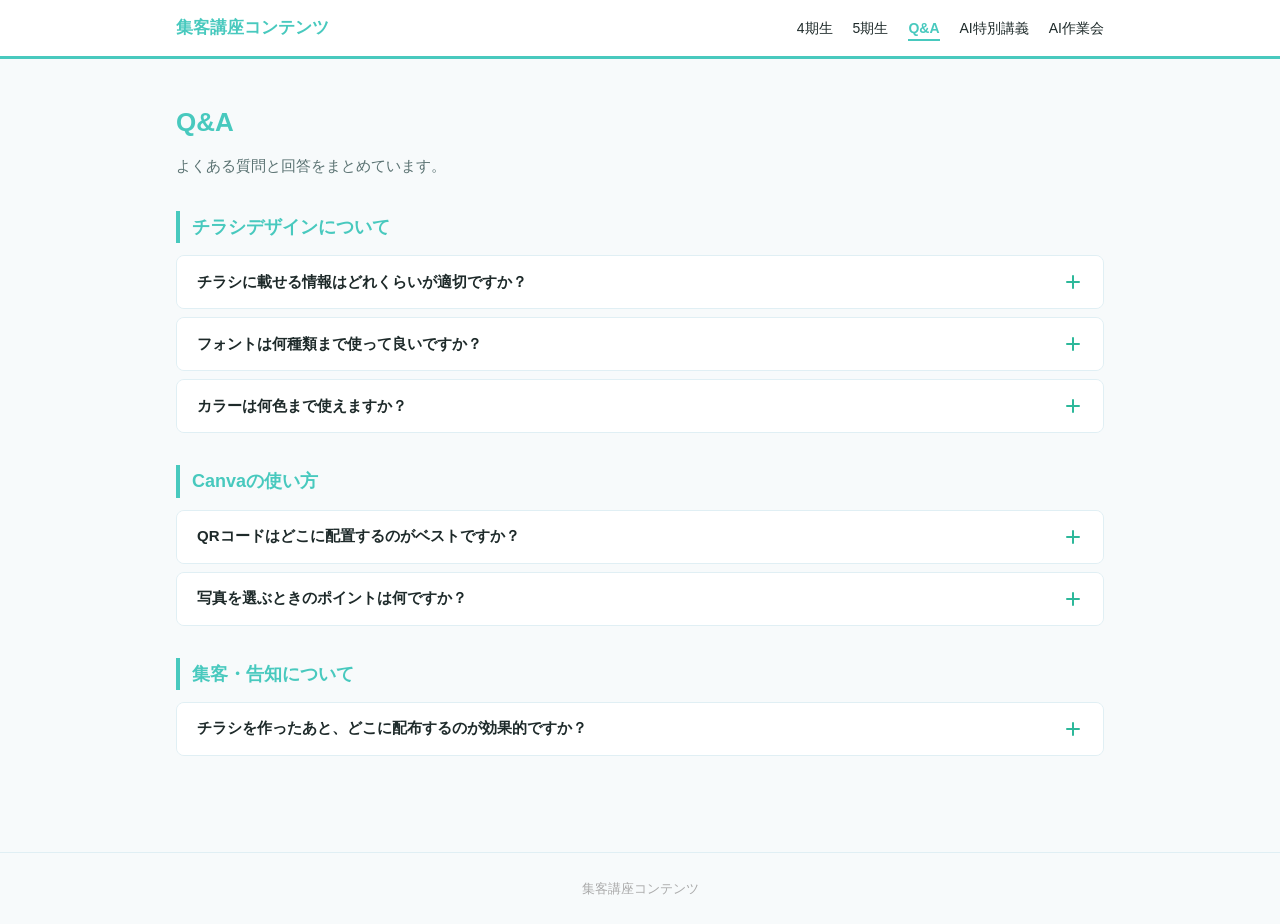
<file: qa.html>
<!DOCTYPE html>
<html lang="ja">
<head>
  <meta charset="UTF-8">
  <meta name="viewport" content="width=device-width, initial-scale=1.0">
  <title>Q&A | 集客講座コンテンツ</title>
  <link rel="stylesheet" href="assets/css/style.css">
</head>
<body>

<nav class="nav">
  <div class="nav-inner">
    <a href="index.html" class="nav-logo">集客講座コンテンツ</a>
    <button class="nav-toggle" aria-label="メニュー" onclick="toggleNav()">
      <span></span><span></span><span></span>
    </button>
    <ul class="nav-links" id="nav-links">
      <li><a href="cohort4.html">4期生</a></li>
      <li><a href="cohort5.html">5期生</a></li>
      <li><a href="qa.html" class="active">Q&amp;A</a></li>
      <li><a href="ai.html">AI特別講義</a></li>
      <li><a href="ai-sagyokai.html">AI作業会</a></li>
    </ul>
  </div>
</nav>

<main class="main">
  <div class="page-header">
    <h1>Q&amp;A</h1>
    <p>よくある質問と回答をまとめています。</p>
  </div>

  <div class="qa-category">
    <h2>チラシデザインについて</h2>

    <div class="accordion-item">
      <button class="accordion-q" onclick="toggleAccordion(this)">
        チラシに載せる情報はどれくらいが適切ですか？
        <svg class="accordion-icon" viewBox="0 0 20 20" fill="none">
          <path d="M10 4v12M4 10h12" stroke="#2DB89A" stroke-width="2" stroke-linecap="round"/>
        </svg>
      </button>
      <div class="accordion-a">
        チラシに載せる情報は「誰に・何を・どこで・いつ・どうやって申し込む」の5つに絞るのが基本です。情報を詰め込みすぎると、一番伝えたいことが埋もれてしまいます。まず必要な情報を書き出してから、優先順位をつけて削ぎ落としていきましょう。
      </div>
    </div>

    <div class="accordion-item">
      <button class="accordion-q" onclick="toggleAccordion(this)">
        フォントは何種類まで使って良いですか？
        <svg class="accordion-icon" viewBox="0 0 20 20" fill="none">
          <path d="M10 4v12M4 10h12" stroke="#2DB89A" stroke-width="2" stroke-linecap="round"/>
        </svg>
      </button>
      <div class="accordion-a">
        チラシで使うフォントは2種類までが目安です。タイトル用と本文用の2種類を決めたら、そこに統一することで全体がスッキリ見えます。3種類以上になると「まとまりがない」印象になりやすいので注意しましょう。
      </div>
    </div>

    <div class="accordion-item">
      <button class="accordion-q" onclick="toggleAccordion(this)">
        カラーは何色まで使えますか？
        <svg class="accordion-icon" viewBox="0 0 20 20" fill="none">
          <path d="M10 4v12M4 10h12" stroke="#2DB89A" stroke-width="2" stroke-linecap="round"/>
        </svg>
      </button>
      <div class="accordion-a">
        チラシに使う色は3色以内が基本です。メインカラー・サブカラー・アクセントカラーの3つを決めて使い回すと統一感が出ます。写真の色も含めてトータルで考えるとバランスが取りやすいです。
      </div>
    </div>
  </div>

  <div class="qa-category">
    <h2>Canvaの使い方</h2>

    <div class="accordion-item">
      <button class="accordion-q" onclick="toggleAccordion(this)">
        QRコードはどこに配置するのがベストですか？
        <svg class="accordion-icon" viewBox="0 0 20 20" fill="none">
          <path d="M10 4v12M4 10h12" stroke="#2DB89A" stroke-width="2" stroke-linecap="round"/>
        </svg>
      </button>
      <div class="accordion-a">
        QRコードは右下に配置するのが基本です。人の視線はZ型に動くため、最後に目が止まる右下が「次のアクション」を促す最適な場所です。QRの近くに「詳細・申し込みはこちら」などの一言を添えると、スキャンする動機が明確になります。
      </div>
    </div>

    <div class="accordion-item">
      <button class="accordion-q" onclick="toggleAccordion(this)">
        写真を選ぶときのポイントは何ですか？
        <svg class="accordion-icon" viewBox="0 0 20 20" fill="none">
          <path d="M10 4v12M4 10h12" stroke="#2DB89A" stroke-width="2" stroke-linecap="round"/>
        </svg>
      </button>
      <div class="accordion-a">
        写真はできるだけ明るく・鮮明なものを使いましょう。暗い写真はチラシ全体を重く見せてしまいます。メイン写真は1枚を大きく使い、補足写真は2〜3枚に絞るとバランスが取れます。子どもや親子の笑顔の写真は、お教室の雰囲気が伝わりやすくおすすめです。
      </div>
    </div>
  </div>

  <div class="qa-category">
    <h2>集客・告知について</h2>

    <div class="accordion-item">
      <button class="accordion-q" onclick="toggleAccordion(this)">
        チラシを作ったあと、どこに配布するのが効果的ですか？
        <svg class="accordion-icon" viewBox="0 0 20 20" fill="none">
          <path d="M10 4v12M4 10h12" stroke="#2DB89A" stroke-width="2" stroke-linecap="round"/>
        </svg>
      </button>
      <div class="accordion-a">
        ターゲットが集まる場所への配布が基本です。リトミック・ピアノ教室の場合は、近隣の保育園・幼稚園・子育て支援センター・図書館・スーパーの掲示板などが効果的です。また、LINEやInstagramで画像としてシェアするデジタル配布も合わせて行うと、より多くの方に届きます。
      </div>
    </div>
  </div>

</main>

<footer><p>集客講座コンテンツ</p></footer>

<script>
function toggleNav() {
  document.getElementById('nav-links').classList.toggle('open');
}
function toggleAccordion(btn) {
  btn.parentElement.classList.toggle('open');
}
</script>
</body>
</html>
</file>
<file: assets/css/style.css>
:root {
  --green:      #48C9BE;
  --blue-light: #A8D8EA;
  --bg:         #F7FAFB;
  --text:       #1E2A2A;
  --border:     #E0EFF4;
  --white:      #FFFFFF;
  --text-sub:   #5a7272;
}

*, *::before, *::after { box-sizing: border-box; margin: 0; padding: 0; }

body {
  font-family: "游ゴシック体", "Yu Gothic", YuGothic, "ヒラギノ角ゴ Pro", "Hiragino Kaku Gothic Pro", sans-serif;
  -webkit-font-smoothing: antialiased;
  background: var(--bg);
  color: var(--text);
  font-size: 16px;
  line-height: 1.8;
}

a { color: inherit; text-decoration: none; }
img { max-width: 100%; height: auto; display: block; }

/* ========== ナビゲーション ========== */
.nav {
  position: sticky;
  top: 0;
  background: var(--white);
  border-bottom: 3px solid var(--green);
  z-index: 100;
}
.nav-inner {
  max-width: 960px;
  margin: 0 auto;
  padding: 0 16px;
  display: flex;
  align-items: center;
  justify-content: space-between;
  height: 56px;
}
.nav-logo {
  font-weight: 700;
  color: var(--green);
  font-size: 17px;
}
.nav-links {
  display: flex;
  gap: 20px;
  list-style: none;
}
.nav-links a {
  font-size: 14px;
  color: var(--text);
  padding-bottom: 3px;
  border-bottom: 2px solid transparent;
  transition: color 0.2s, border-color 0.2s;
}
.nav-links a:hover,
.nav-links a.active {
  color: var(--green);
  border-bottom-color: var(--green);
  font-weight: 700;
}
.nav-toggle {
  display: none;
  background: none;
  border: none;
  cursor: pointer;
  padding: 8px;
}
.nav-toggle span {
  display: block;
  width: 22px;
  height: 2px;
  background: var(--text);
  margin: 5px 0;
  transition: 0.3s;
}
@media (max-width: 767px) {
  .nav-toggle { display: block; }
  .nav-links {
    display: none;
    flex-direction: column;
    position: absolute;
    top: 56px;
    left: 0;
    right: 0;
    background: var(--white);
    padding: 16px 24px;
    border-bottom: 1px solid var(--border);
    gap: 16px;
    box-shadow: 0 4px 12px rgba(0,0,0,0.08);
  }
  .nav-links.open { display: flex; }
}

/* ========== レイアウト ========== */
.main {
  max-width: 960px;
  margin: 0 auto;
  padding: 40px 16px 64px;
}
.page-header { margin-bottom: 32px; }
.page-header h1 {
  font-size: 26px;
  color: var(--green);
  margin-bottom: 6px;
}
.page-header p { color: var(--text-sub); font-size: 15px; }

/* ========== カード ========== */
.card {
  background: var(--white);
  border: 1px solid var(--border);
  border-radius: 12px;
  padding: 24px;
  margin-bottom: 32px;
}

/* ========== バッジ ========== */
.badge {
  display: inline-block;
  background: var(--blue-light);
  color: var(--text);
  font-size: 12px;
  font-weight: 700;
  padding: 2px 10px;
  border-radius: 20px;
  margin-bottom: 8px;
}

/* ========== トップページ カードグリッド ========== */
.card-grid {
  display: grid;
  grid-template-columns: repeat(2, 1fr);
  gap: 20px;
}
@media (max-width: 600px) {
  .card-grid { grid-template-columns: 1fr; }
}
.nav-card {
  background: var(--white);
  border: 1px solid var(--border);
  border-radius: 12px;
  padding: 28px 24px;
  display: flex;
  flex-direction: column;
  gap: 8px;
  transition: box-shadow 0.2s, transform 0.2s;
}
.nav-card:hover {
  box-shadow: 0 4px 20px rgba(45,184,154,0.15);
  transform: translateY(-2px);
}
.nav-card svg { width: 36px; height: 36px; }
.nav-card h2 { font-size: 18px; color: var(--green); }
.nav-card p { font-size: 14px; color: var(--text-sub); }
.nav-card .card-link {
  margin-top: 8px;
  font-size: 14px;
  font-weight: 700;
  color: var(--green);
}

/* ========== ヒーロー ========== */
.hero {
  background: linear-gradient(135deg, var(--green) 0%, #2EB5AB 100%);
  color: var(--white);
  border-radius: 16px;
  padding: 48px 32px;
  margin-bottom: 40px;
  text-align: center;
}
.hero h1 { font-size: 28px; margin-bottom: 12px; }
.hero p { font-size: 16px; opacity: 0.9; }
@media (max-width: 600px) {
  .hero { padding: 36px 20px; }
  .hero h1 { font-size: 22px; }
}

/* ========== チラシ添削 ========== */
.chirashi-header {
  display: flex;
  align-items: center;
  gap: 12px;
  margin-bottom: 16px;
  flex-wrap: wrap;
}
.chirashi-header h2 { font-size: 20px; }

/* スマホ：スワイプ表示 */
.swiper-wrap { display: block; }
.swiper-track {
  display: flex;
  overflow-x: auto;
  scroll-snap-type: x mandatory;
  scrollbar-width: none;
  border-radius: 8px;
}
.swiper-track::-webkit-scrollbar { display: none; }
.swiper-slide {
  min-width: 100%;
  scroll-snap-align: start;
  position: relative;
}
.swiper-slide img { width: 100%; border-radius: 8px; }
.slide-label {
  display: inline-block;
  background: rgba(0,0,0,0.55);
  color: #fff;
  font-size: 13px;
  font-weight: 700;
  padding: 3px 12px;
  border-radius: 20px;
  margin-bottom: 8px;
}
.slide-label.after { background: var(--green); }
.swiper-hint {
  text-align: center;
  font-size: 13px;
  color: var(--text-sub);
  margin-top: 8px;
}

/* PC：横並び表示 */
.chirashi-pc-view {
  display: none;
  grid-template-columns: 1fr 1fr;
  gap: 16px;
}
.chirashi-pc-view .img-wrap { position: relative; }
.chirashi-pc-view img { width: 100%; border-radius: 8px; }

@media (min-width: 768px) {
  .swiper-wrap { display: none; }
  .swiper-hint { display: none; }
  .chirashi-pc-view { display: grid; }
}

/* PC：Before / After / 並べて 切り替え（プレゼン用） */
.pc-toggle { display: none; }
@media (min-width: 768px) {
  .pc-toggle {
    display: flex;
    gap: 8px;
    margin-bottom: 14px;
  }
  .pc-toggle button {
    font-family: inherit;
    font-size: 14px;
    font-weight: 700;
    padding: 8px 18px;
    border-radius: 8px;
    border: 2px solid var(--green);
    background: var(--white);
    color: var(--green);
    cursor: pointer;
    transition: background 0.2s, color 0.2s;
  }
  .pc-toggle button:hover { background: #eafaf8; }
  .pc-toggle button.active { background: var(--green); color: #fff; }
}
.chirashi-pc-view.mode-before,
.chirashi-pc-view.mode-after {
  grid-template-columns: 1fr;
  max-width: 460px;
}
.chirashi-pc-view.mode-before .img-wrap:nth-child(2),
.chirashi-pc-view.mode-after .img-wrap:nth-child(1) {
  display: none;
}
.chirashi-pc-view.mode-both {
  grid-template-columns: 1fr 1fr;
}

/* フィードバック */
.feedback-section { margin-top: 20px; border-top: 1px solid var(--border); padding-top: 16px; }
.feedback-section h3 { font-size: 16px; color: var(--green); margin-bottom: 12px; }
.feedback-img { border-radius: 8px; width: 100%; }

.feedback-list { font-size: 14px; line-height: 1.8; }
.feedback-list .fb-overall {
  color: var(--text-sub);
  margin-bottom: 14px;
  padding: 10px 14px;
  background: #f0fbf9;
  border-radius: 8px;
  border-left: 3px solid var(--green);
}
.feedback-list ul { list-style: none; padding: 0; margin: 0; }
.feedback-list li {
  padding: 9px 0;
  border-bottom: 1px solid var(--border);
  display: flex;
  gap: 10px;
  align-items: flex-start;
}
.feedback-list li:last-child { border-bottom: none; }
.fb-point {
  color: #D94F7A;
  font-weight: 700;
  white-space: nowrap;
  flex-shrink: 0;
  min-width: 36px;
}

/* ========== スライドギャラリー ========== */
.video-wrap {
  position: relative;
  padding-bottom: 56.25%;
  height: 0;
  margin-bottom: 32px;
  border-radius: 12px;
  overflow: hidden;
}
.video-wrap iframe {
  position: absolute;
  top: 0; left: 0;
  width: 100%; height: 100%;
}
.slide-grid {
  display: grid;
  grid-template-columns: repeat(4, 1fr);
  gap: 12px;
}
@media (max-width: 600px) {
  .slide-grid { grid-template-columns: repeat(2, 1fr); }
}
.slide-thumb {
  cursor: pointer;
  border-radius: 6px;
  overflow: hidden;
  border: 2px solid transparent;
  transition: border-color 0.2s, transform 0.2s;
  position: relative;
}
.slide-thumb:hover {
  border-color: var(--green);
  transform: scale(1.03);
}
.slide-thumb img { width: 100%; display: block; }
.slide-num {
  position: absolute;
  bottom: 4px;
  right: 6px;
  font-size: 11px;
  color: #fff;
  background: rgba(0,0,0,0.5);
  padding: 1px 5px;
  border-radius: 4px;
}

/* モーダル */
.modal-overlay {
  display: none;
  position: fixed;
  inset: 0;
  background: rgba(0,0,0,0.85);
  z-index: 200;
  align-items: center;
  justify-content: center;
  padding: 16px;
}
.modal-overlay.open { display: flex; }
.modal-img { max-width: 900px; width: 100%; border-radius: 8px; }
.modal-close {
  position: absolute;
  top: 16px;
  right: 20px;
  font-size: 32px;
  color: #fff;
  cursor: pointer;
  line-height: 1;
  background: none;
  border: none;
}

/* ========== Q&A アコーディオン ========== */
.qa-category { margin-bottom: 32px; }
.qa-category h2 {
  font-size: 18px;
  color: var(--green);
  margin-bottom: 12px;
  padding-left: 12px;
  border-left: 4px solid var(--green);
}
.accordion-item {
  border: 1px solid var(--border);
  border-radius: 8px;
  margin-bottom: 8px;
  overflow: hidden;
}
.accordion-q {
  width: 100%;
  text-align: left;
  background: var(--white);
  border: none;
  padding: 16px 20px;
  font-family: "游ゴシック体", "Yu Gothic", YuGothic, "ヒラギノ角ゴ Pro", "Hiragino Kaku Gothic Pro", sans-serif;
  font-size: 15px;
  font-weight: 700;
  color: var(--text);
  cursor: pointer;
  display: flex;
  justify-content: space-between;
  align-items: center;
  gap: 8px;
  transition: background 0.2s;
}
.accordion-q:hover { background: #f0fbf8; }
.accordion-icon {
  width: 20px;
  height: 20px;
  flex-shrink: 0;
  transition: transform 0.3s;
}
.accordion-item.open .accordion-icon { transform: rotate(45deg); }
.accordion-a {
  display: none;
  padding: 0 20px 16px;
  font-size: 15px;
  background: var(--white);
  color: var(--text-sub);
  line-height: 1.8;
}
.accordion-item.open .accordion-a { display: block; }

/* ========== コホートアクションボタン ========== */
.cohort-actions {
  display: flex;
  gap: 14px;
  margin-bottom: 36px;
  flex-wrap: wrap;
}
.cohort-btn {
  display: inline-flex;
  align-items: center;
  gap: 8px;
  padding: 14px 24px;
  border-radius: 10px;
  font-size: 15px;
  font-weight: 700;
  font-family: "游ゴシック体", "Yu Gothic", YuGothic, "ヒラギノ角ゴ Pro", "Hiragino Kaku Gothic Pro", sans-serif;
  text-decoration: none;
  transition: box-shadow 0.2s, transform 0.2s, opacity 0.2s;
  cursor: pointer;
  border: none;
}
.cohort-btn:hover { transform: translateY(-2px); box-shadow: 0 4px 16px rgba(0,0,0,0.12); }
.cohort-btn.primary { background: var(--green); color: #fff; }
.cohort-btn.secondary { background: var(--white); color: var(--green); border: 2px solid var(--green); }
.cohort-btn svg { flex-shrink: 0; }

/* ========== アーカイブカード ========== */
.archive-cards {
  display: flex;
  flex-direction: column;
  gap: 16px;
  margin-bottom: 40px;
}
.archive-card {
  display: flex;
  align-items: center;
  gap: 20px;
  background: var(--white);
  border: 1px solid var(--border);
  border-radius: 12px;
  padding: 22px 24px;
  text-decoration: none;
  color: inherit;
  transition: box-shadow 0.2s, transform 0.2s, border-color 0.2s;
}
.archive-card:hover {
  border-color: var(--green);
  box-shadow: 0 4px 20px rgba(72,201,190,0.15);
  transform: translateY(-2px);
}
.archive-icon {
  width: 52px;
  height: 52px;
  background: var(--green);
  border-radius: 50%;
  display: flex;
  align-items: center;
  justify-content: center;
  flex-shrink: 0;
}
.archive-num {
  font-size: 12px;
  color: var(--text-sub);
  margin-bottom: 3px;
}
.archive-card h3 {
  font-size: 17px;
  color: var(--text);
  margin-bottom: 4px;
}
.archive-card p {
  font-size: 13px;
  color: var(--text-sub);
  line-height: 1.6;
}
.archive-arrow {
  margin-left: auto;
  color: var(--green);
  font-weight: 700;
  font-size: 18px;
  flex-shrink: 0;
}
@media (max-width: 600px) {
  .archive-card { padding: 16px; gap: 14px; }
  .archive-card h3 { font-size: 15px; }
}

/* ========== セクション区切り ========== */
.section-label {
  display: flex;
  align-items: center;
  gap: 12px;
  margin: 40px 0 24px;
}
.section-label h2 {
  font-size: 20px;
  color: var(--text);
  white-space: nowrap;
}
.section-label::after {
  content: '';
  flex: 1;
  height: 1px;
  background: var(--border);
}

/* ========== 準備中ページ ========== */
.coming-soon {
  text-align: center;
  padding: 80px 20px;
}
.coming-soon h2 { font-size: 24px; color: var(--green); margin-bottom: 12px; }
.coming-soon p { color: var(--text-sub); }

/* ========== フッター ========== */
footer {
  text-align: center;
  padding: 24px 16px;
  font-size: 13px;
  color: #aaa;
  border-top: 1px solid var(--border);
}
</file>
